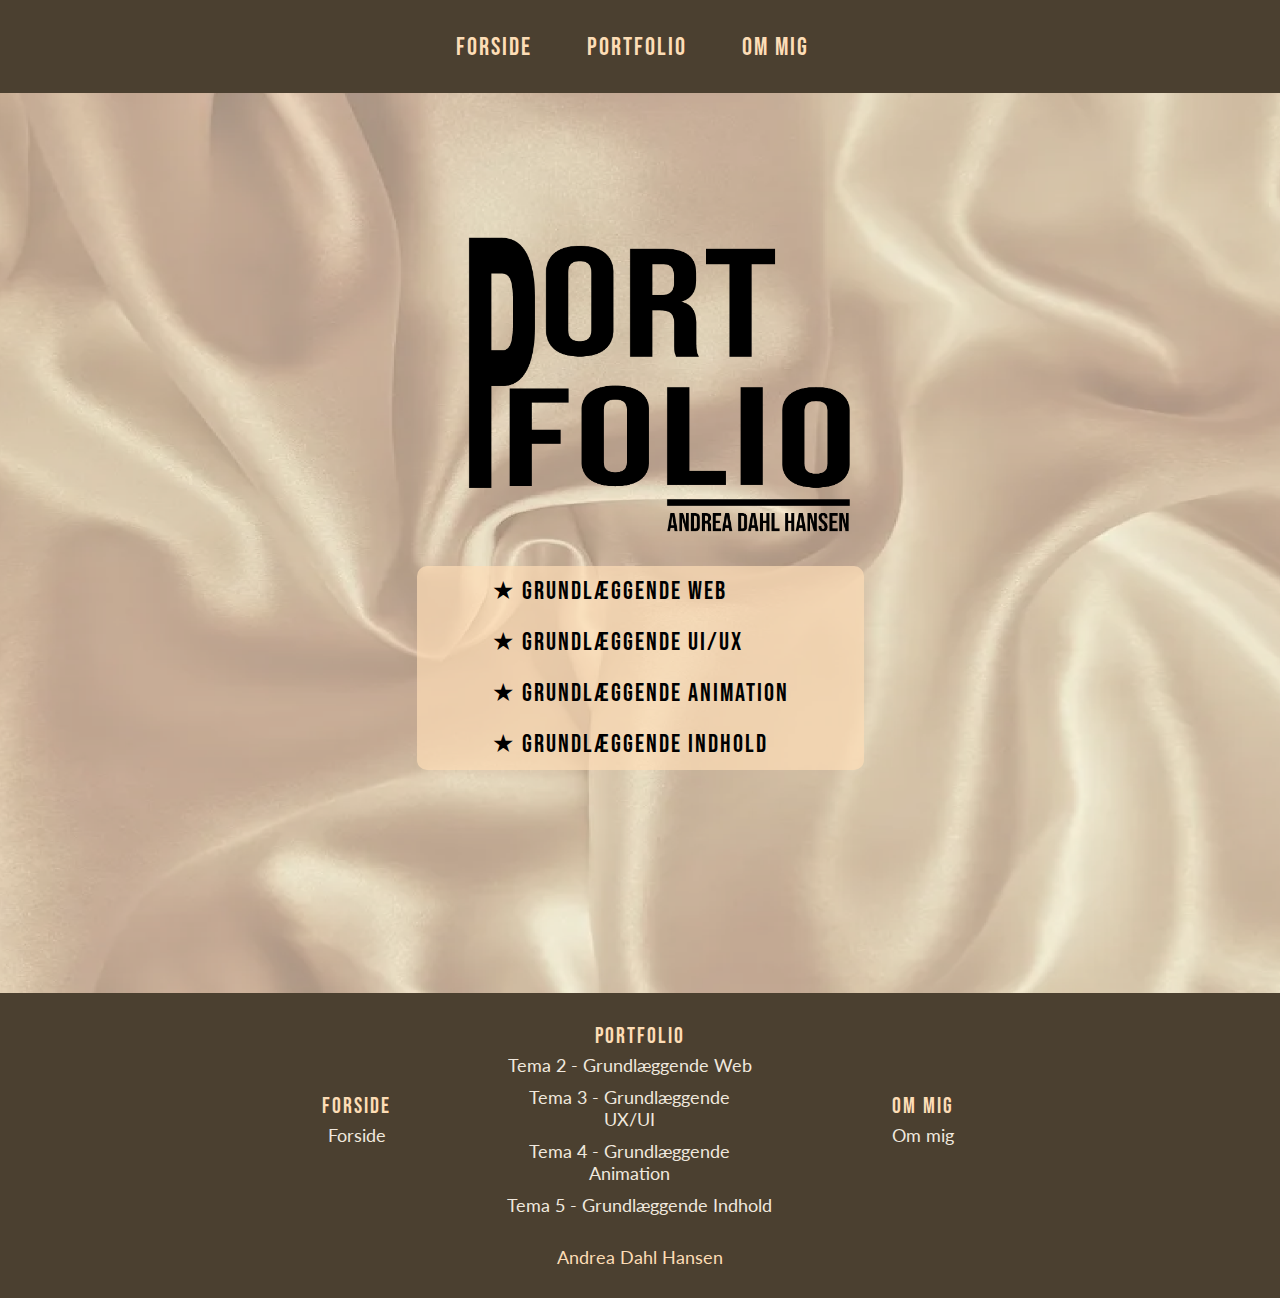
<file: index.html>
<!DOCTYPE html>
<html lang="da">

<head>
    <meta charset="UTF-8">
    <meta name="viewport" content="width=device-width, initial-scale=1.0">
    <link rel="stylesheet" href="layout.css">
    <link rel="stylesheet" href="style.css">
    <link rel="icon" href="favicon/favicon.ico" type="image/x-icon">
    <meta name="robots" content="noindex">
    <title>Forside</title>
</head>

<body>
    <header>
        <nav class="navbar">
            <div class="nav_container">
                <ul class="nav-links">
                    <li class="main_links"><a href="index.html">Forside</a></li>
                    <li class="main_links"><a href="portfolio.html">Portfolio</a></li>
                    <li class="main_links"><a href="cv.html">Om mig</a></li>
                </ul>
                <div class="burger-menu">&#9776;</div>
            </div>
        </nav>
    </header>
    <main>
        <div class="forside-container">
            <div class="tekst-container">
                <a href="grund-web.html" class="tekst-over-billede">&starf; Grundlæggende Web</a>
                <a href="ui-ux.html" class="tekst-over-billede">&starf; Grundlæggende UI/UX</a>
                <a href="animation.html" class="tekst-over-billede">&starf; Grundlæggende Animation</a>
                <a href="grund-indhold.html" class="tekst-over-billede">&starf; Grundlæggende Indhold</a>
            </div>
        </div>


    </main>
    <footer class="footer">
        <div class="footer_container">
            <div class="footer-content">
                <div class="footer-column">
                    <h3 class="footer-text">Forside</h3>
                    <ul class="footer-menu">
                        <li><a href="index.html">Forside</a></li>
                    </ul>
                </div>
                <div class="footer-column">
                    <h3 class="footer-text">Portfolio</h3>
                    <ul class="footer-menu">
                        <li><a href="grund-web.html">Tema 2 - Grundlæggende Web</a></li>
                        <li><a href="ui-ux.html">Tema 3 - Grundlæggende UX/UI</a></li>
                        <li><a href="animation.html">Tema 4 - Grundlæggende Animation</a></li>
                        <li><a href="grund-indhold.html">Tema 5 - Grundlæggende Indhold</a></li>
                    </ul>
                </div>
                <div class="footer-column">
                    <h3 class="footer-text">Om mig</h3>
                    <ul class="footer-menu">
                        <li><a href="cv.html">Om mig</a></li>
                    </ul>
                </div>

            </div>
            <div class="footer-bottom">
                <p> Andrea Dahl Hansen</p>
            </div>
        </div>
    </footer>
    <script src="script.js"></script>
</body>

</html>
</file>
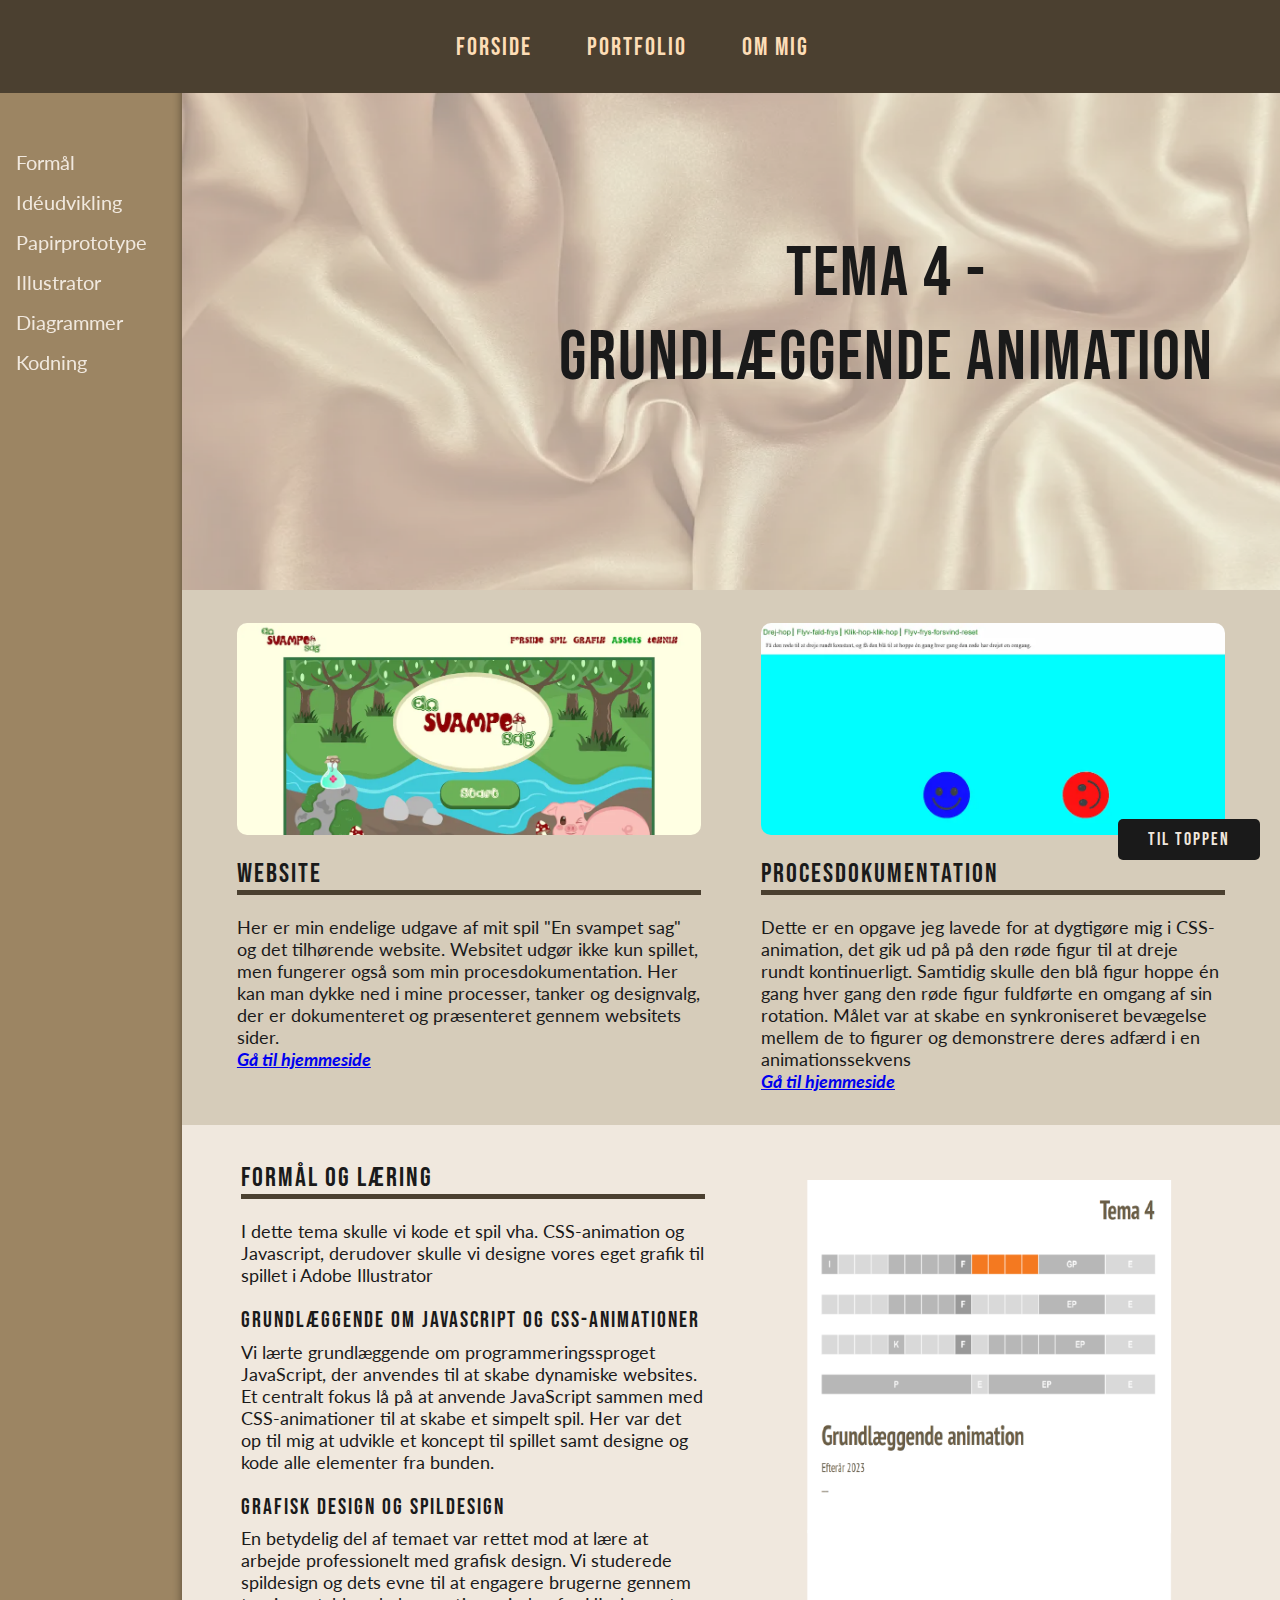
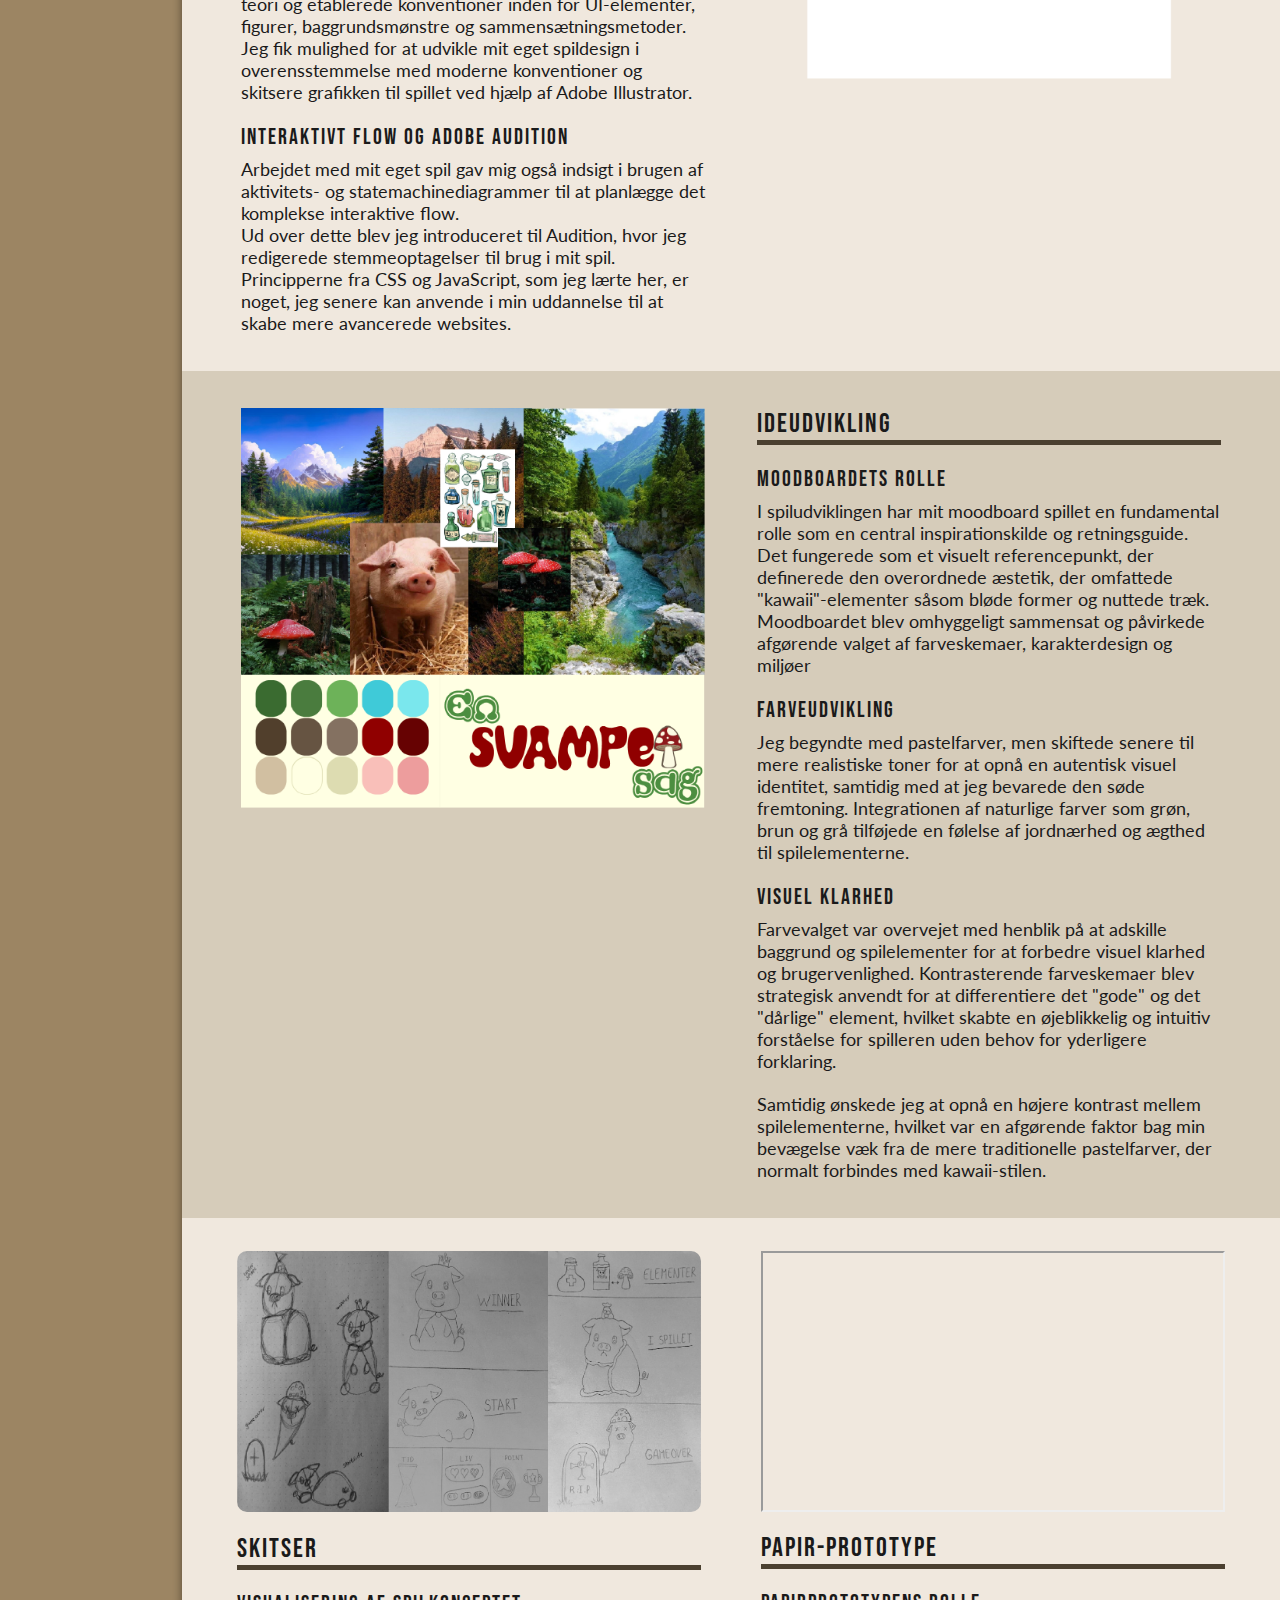
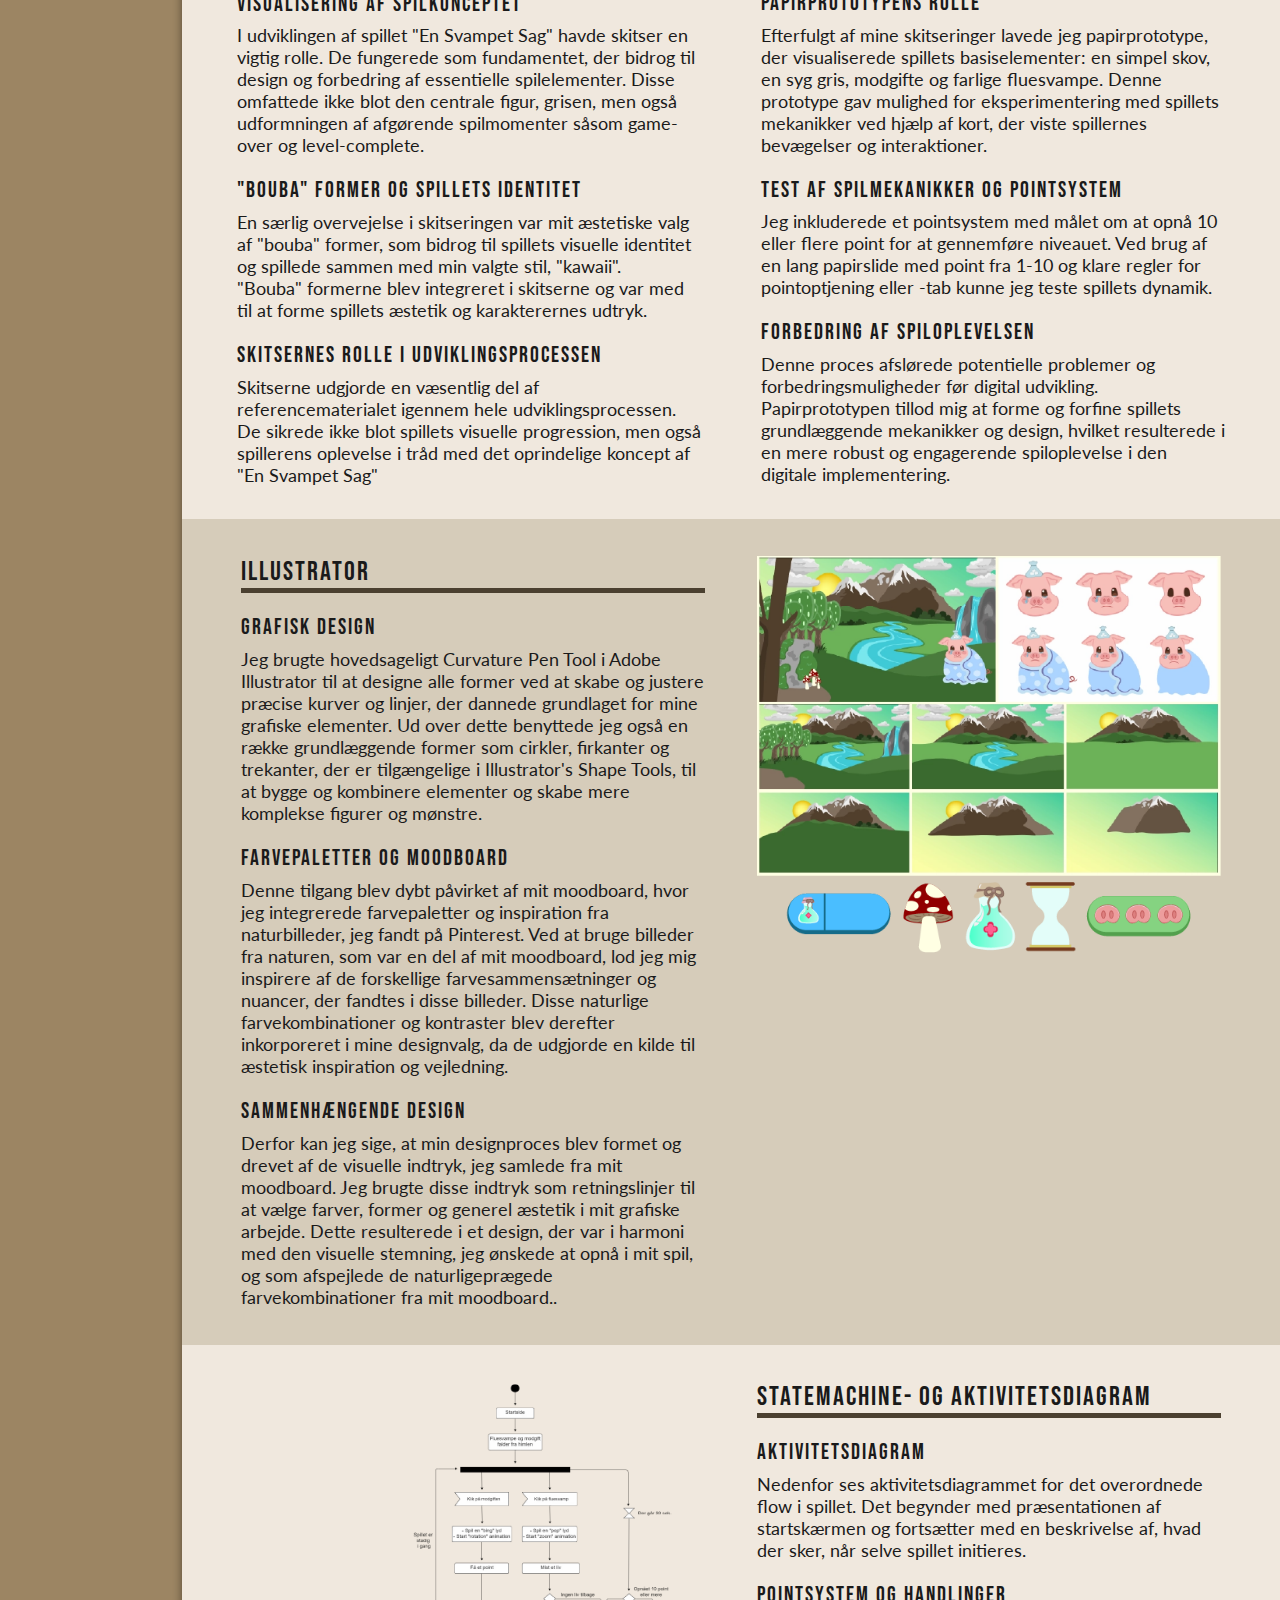
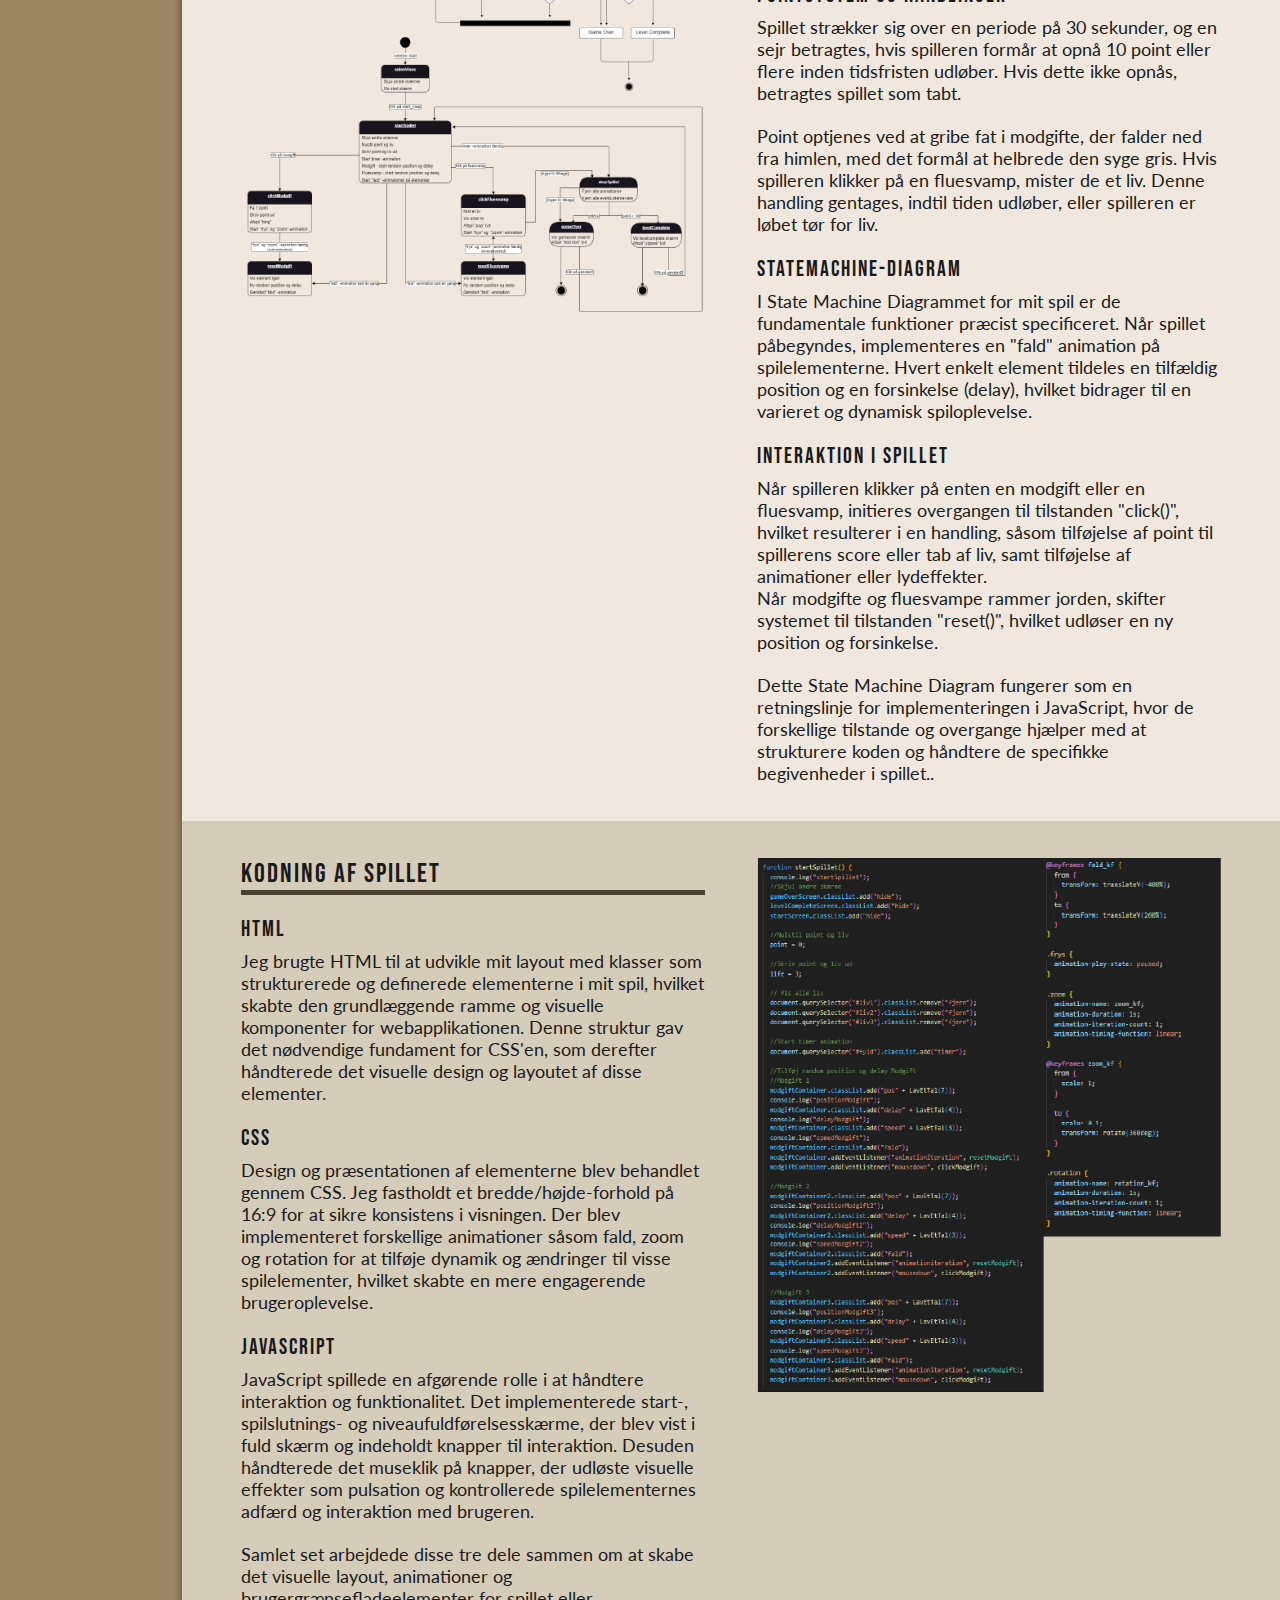
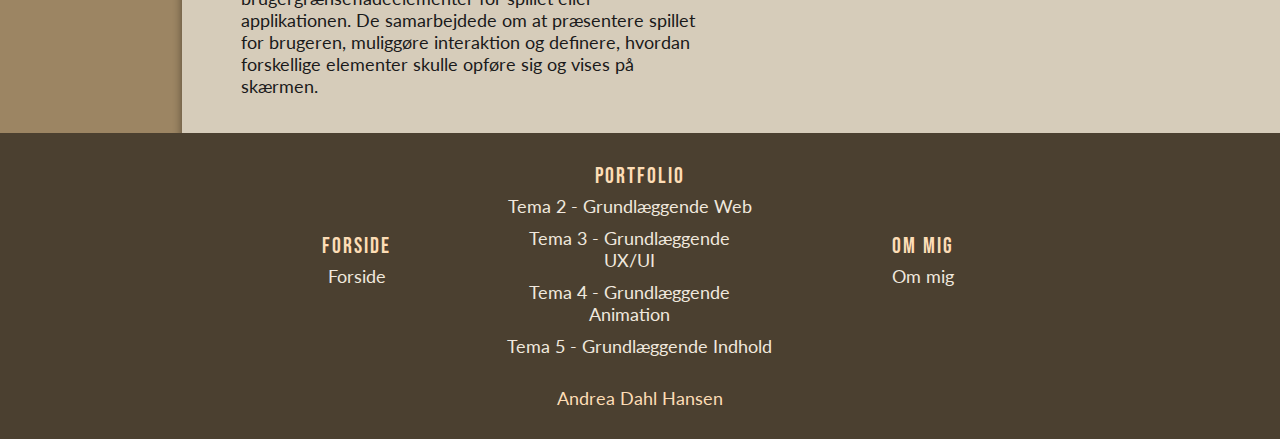
<file: animation.html>
<!DOCTYPE html>
<html lang="da">

<head>
    <meta charset="UTF-8">
    <meta name="viewport" content="width=device-width, initial-scale=1.0">
    <link rel="stylesheet" href="layout.css">
    <link rel="stylesheet" href="style.css">
    <link rel="icon" href="favicon/favicon.ico" type="image/x-icon">
    <meta name="robots" content="noindex">

    <title>Animation</title>
</head>

<body>
    <header>
        <nav class="navbar">
            <div class="nav_container">
                <ul class="nav-links">
                    <li class="main_links"><a href="index.html">Forside</a></li>
                    <li class="main_links"><a href="portfolio.html">Portfolio</a></li>
                    <li class="main_links"><a href="cv.html">Om mig</a></li>
                </ul>
                <div class="burger-menu">&#9776;</div>
            </div>
        </nav>
    </header>
    <main>
        <div class="combined-column">
            <div class="sticky-column">
                <div class="sticky-indhold">
                    <div class="sidenav">
                        <a href="#1">Formål</a>
                        <a href="#2">Idéudvikling </a>
                        <a href="#3">Papirprototype</a>
                        <a href="#4">Illustrator</a>
                        <a href="#5">Diagrammer</a>
                        <a href="#6">Kodning</a>
                    </div>
                </div>
            </div>

            <div class="main-column">
                <div class="grund_web_img">
                    <div class="text_corner">Tema 4 - <br>Grundlæggende Animation</div>
                    <img src="img/top-img.webp" alt="">
                </div>


                <div class="grund_animation_container indhold-top">
                    <div class="col_1-1">
                        <a href="https://andreadahl.dk/kea/04_animation/website/spil.html"><img
                                src="img/animation-website.webp" alt="website"></a>
                        <br>
                        <h2>Website</h2>
                        <br>
                        <p>
                            Her er min endelige udgave af mit spil "En svampet sag" og det tilhørende website. Websitet
                            udgør ikke kun spillet, men fungerer også som min procesdokumentation. Her kan man dykke ned
                            i mine processer, tanker og designvalg, der er dokumenteret og præsenteret gennem websitets
                            sider.
                            <br>
                            <a href="https://andreadahl.dk/kea/04_animation/website/spil.html"><strong><em><u>Gå til
                                            hjemmeside</u></em></strong></a>
                        </p>
                    </div>
                    <div class="col_1-1">
                        <a href="https://andreadahl.dk/kea/04_animation/andrea_effekt_5_6_7_8/drej_hop.html"><img
                                src="img/opg-animation.webp" alt="opgave"></a>
                        <br>
                        <h2>Procesdokumentation</h2>
                        <br>
                        <p>Dette er en opgave jeg lavede for at dygtigøre mig i CSS-animation, det gik ud på på den røde
                            figur til at dreje rundt kontinuerligt.
                            Samtidig skulle den blå figur hoppe én gang hver gang den røde figur fuldførte en omgang af
                            sin
                            rotation. Målet var at skabe en synkroniseret bevægelse mellem de to figurer og demonstrere
                            deres adfærd i en animationssekvens
                            <br>
                            <a href="https://andreadahl.dk/kea/04_animation/andrea_effekt_5_6_7_8/drej_hop.html"><strong><em><u>Gå
                                            til
                                            hjemmeside</u></em></strong></a>
                        </p>
                    </div>
                </div>

                <div class="grid_4-1">
                    <div class="col_4-1">
                        <h2 id="1">
                            Formål og læring
                        </h2>
                        <br>
                        <p>I dette tema skulle vi kode et spil vha. CSS-animation og Javascript, derudover skulle vi
                            designe vores eget grafik til spillet i Adobe Illustrator</p>
                        <br>

                        <h3>Grundlæggende om JavaScript og CSS-animationer</h3>
                        <p>
                            Vi lærte grundlæggende om programmeringssproget JavaScript, der anvendes til
                            at skabe dynamiske websites. Et centralt fokus lå på at anvende JavaScript sammen med
                            CSS-animationer til at skabe et simpelt spil. Her var det op til mig at udvikle et koncept
                            til spillet samt designe og kode alle elementer fra bunden.
                        </p>
                        <br>
                        <h3>Grafisk design og spildesign </h3>
                        <p>En betydelig del af temaet var rettet mod at lære at arbejde professionelt med grafisk
                            design. Vi studerede spildesign og dets evne til at engagere brugerne gennem teori og
                            etablerede konventioner inden for UI-elementer, figurer, baggrundsmønstre og
                            sammensætningsmetoder. Jeg fik mulighed for at udvikle mit eget spildesign i
                            overensstemmelse med moderne konventioner og skitsere grafikken til spillet ved hjælp af
                            Adobe Illustrator. </p>
                        <br>
                        <h3>Interaktivt flow og Adobe Audition</h3>
                        <p> Arbejdet med mit eget spil gav mig også indsigt i brugen af aktivitets- og
                            statemachinediagrammer til at planlægge det komplekse interaktive flow.
                            <br>
                            Ud over dette blev
                            jeg introduceret til Audition, hvor jeg redigerede stemmeoptagelser til brug i mit spil.
                            <br>
                            Principperne fra CSS og JavaScript, som jeg lærte her, er noget, jeg senere kan anvende
                            i min uddannelse til at skabe mere avancerede websites.
                        </p>

                    </div>
                    <div class="col_4-2">
                        <img src="img/top-animation.webp" alt="">
                    </div>
                </div>


                <div class="grid_5-3">
                    <div class="col_4-6">
                        <img class="brigadebillede" src="img/moodboard-animation.webp" alt="Moodboard og styletyle">
                    </div>
                    <div class="col_4-5">
                        <h2 id="2">
                            Ideudvikling
                        </h2>
                        <br>
                        <h3>Moodboardets rolle</h3>
                        <p>

                            I spiludviklingen har mit moodboard spillet en fundamental rolle som en central
                            inspirationskilde og retningsguide. Det fungerede som et visuelt referencepunkt, der
                            definerede den overordnede æstetik, der omfattede "kawaii"-elementer såsom bløde former og
                            nuttede træk. Moodboardet blev omhyggeligt sammensat og påvirkede afgørende valget af
                            farveskemaer, karakterdesign og miljøer</p>
                        <br>
                        <h3>Farveudvikling</h3>
                        <p> Jeg begyndte med pastelfarver, men skiftede senere til mere realistiske toner for at opnå en
                            autentisk visuel identitet, samtidig med at jeg bevarede den søde fremtoning. Integrationen
                            af naturlige farver som grøn, brun og grå tilføjede en følelse af jordnærhed og ægthed til
                            spilelementerne.</p>
                        <br>
                        <h3>Visuel Klarhed</h3>
                        <p>Farvevalget var overvejet med henblik på at adskille baggrund og spilelementer for at
                            forbedre visuel klarhed og brugervenlighed. Kontrasterende farveskemaer blev strategisk
                            anvendt for at differentiere det "gode" og det "dårlige" element, hvilket skabte en
                            øjeblikkelig og intuitiv forståelse for spilleren uden behov for yderligere forklaring.</p>
                        <br>
                        <p> Samtidig ønskede jeg at opnå en højere kontrast mellem spilelementerne, hvilket var en
                            afgørende faktor bag min bevægelse væk fra de mere traditionelle pastelfarver, der normalt
                            forbindes med kawaii-stilen.
                        </p>

                    </div>
                </div>
                <div class="grund_animation_container">
                    <div class="col_1-1">
                        <img id="3" src="img/skitser_1.webp" alt="Genbrugshjemmeside">
                        <br>
                        <h2>Skitser</h2>
                        <br>
                        <h3>Visualisering af spilkonceptet </h3>
                        <p>
                            I udviklingen af spillet "En Svampet Sag" havde skitser en vigtig rolle. De fungerede
                            som fundamentet, der bidrog til design og forbedring af essentielle spilelementer. Disse
                            omfattede ikke blot den centrale figur, grisen, men også udformningen af afgørende
                            spilmomenter såsom game-over og level-complete.
                        </p>
                        <br>
                        <h3>"Bouba" former og spillets identitet</h3>
                        <p>
                            En særlig overvejelse i skitseringen var mit æstetiske valg af "bouba" former, som bidrog
                            til spillets visuelle identitet og spillede sammen med min valgte stil,
                            "kawaii".
                            <br>
                            "Bouba" formerne blev integreret i skitserne og var med til at
                            forme spillets æstetik og karakterernes udtryk.
                        </p>
                        <br>
                        <h3>Skitsernes rolle i udviklingsprocessen</h3>
                        <p>
                            Skitserne udgjorde en væsentlig del af referencematerialet igennem hele udviklingsprocessen.
                            De sikrede ikke blot spillets visuelle progression, men også spillerens oplevelse i tråd med
                            det oprindelige koncept af "En Svampet Sag"
                        </p>
                    </div>

                    <div class="col_1-1">
                        <iframe class="youtube-video" width="650" height="315"
                            src="https://www.youtube.com/embed/1dZ7zGUJLrk?si=UPMwr9CDJLKOmR76"
                            title="YouTube video player"
                            allow="accelerometer; autoplay; clipboard-write; encrypted-media; gyroscope; picture-in-picture; web-share"
                            allowfullscreen></iframe>
                        <br>
                        <h2>Papir-prototype</h2>
                        <br>
                        <h3>Papirprototypens rolle </h3>
                        <p>
                            Efterfulgt af mine skitseringer lavede jeg papirprototype, der visualiserede
                            spillets basiselementer: en simpel skov, en syg gris,
                            modgifte og farlige fluesvampe. Denne prototype gav mulighed for eksperimentering med
                            spillets mekanikker ved hjælp af kort, der viste spillernes bevægelser og interaktioner.
                        </p>
                        <br>
                        <h3>Test af spilmekanikker og pointsystem</h3>
                        <p>
                            Jeg inkluderede et pointsystem med målet om at opnå 10 eller flere point for at gennemføre
                            niveauet. Ved brug af en lang papirslide med point fra 1-10 og klare regler for
                            pointoptjening eller -tab kunne jeg teste spillets dynamik.

                        </p>
                        <br>
                        <h3>Forbedring af spiloplevelsen</h3>
                        <p>

                            Denne proces afslørede potentielle problemer og forbedringsmuligheder før digital udvikling.
                            Papirprototypen tillod mig at forme og forfine spillets grundlæggende mekanikker og design,
                            hvilket resulterede i en mere robust og engagerende spiloplevelse i den digitale
                            implementering.
                        </p>
                    </div>

                </div>

                <div class="grid_4-4">
                    <div class="col_4-8">
                        <h2 id="4">
                            Illustrator
                        </h2>
                        <br>
                        <h3>Grafisk design </h3>
                        <p>Jeg brugte hovedsageligt Curvature Pen Tool i Adobe Illustrator til at designe alle former
                            ved at skabe og justere præcise kurver og linjer, der dannede grundlaget for mine grafiske
                            elementer. Ud over dette benyttede jeg også en række grundlæggende former som cirkler,
                            firkanter og trekanter, der er tilgængelige i Illustrator's Shape Tools, til at bygge og
                            kombinere elementer og skabe mere komplekse figurer og mønstre. </p>
                        <br>
                        <h3>Farvepaletter og moodboard</h3>
                        <p>Denne tilgang blev dybt påvirket af mit moodboard, hvor jeg integrerede farvepaletter og
                            inspiration fra naturbilleder, jeg fandt på Pinterest.

                            Ved at bruge billeder fra naturen, som var en del af mit moodboard, lod jeg mig inspirere af
                            de forskellige farvesammensætninger og nuancer, der fandtes i disse billeder. Disse
                            naturlige farvekombinationer og kontraster blev derefter inkorporeret i mine designvalg, da
                            de udgjorde en kilde til æstetisk inspiration og vejledning. </p>
                        <br>
                        <h3>Sammenhængende design</h3>
                        <p>Derfor kan jeg sige, at min designproces blev formet og drevet af de visuelle indtryk, jeg
                            samlede fra mit moodboard. Jeg brugte disse indtryk som retningslinjer til at vælge farver,
                            former og generel æstetik i mit grafiske arbejde. Dette resulterede i et design, der var i
                            harmoni med den visuelle stemning, jeg ønskede at opnå i mit spil, og som afspejlede de
                            naturligeprægede farvekombinationer fra mit moodboard..
                        </p>

                    </div>
                    <div class="col_4-7">
                        <img class="brigadebillede" src="img/animation-screenshot.webp" alt="Nicaraguask kvinde">
                    </div>
                </div>
                <div class="grid_4-5">
                    <div class="col_4-10"> <img class="brigadebillede" src="img/state-animation.webp"
                            alt="Moodboard og styletyle">
                    </div>
                    <div class="col_4-9">
                        <h2 id="5">
                            Statemachine- og aktivitetsdiagram
                        </h2>
                        <br>
                        <h3>Aktivitetsdiagram</h3>
                        <p>
                            Nedenfor ses aktivitetsdiagrammet for det overordnede flow i spillet. Det begynder med
                            præsentationen af startskærmen og fortsætter med en beskrivelse af, hvad der sker, når selve
                            spillet initieres. </p>
                        <br>
                        <h3>Pointsystem og Handlinger</h3>
                        <p>Spillet strækker sig over en periode på 30 sekunder, og en sejr betragtes, hvis spilleren
                            formår at opnå 10 point eller flere inden tidsfristen udløber. Hvis dette ikke opnås,
                            betragtes spillet som tabt. </p>
                        <br>
                        <p>Point optjenes ved at gribe fat i modgifte, der falder ned fra himlen, med det formål at
                            helbrede den syge gris. Hvis spilleren klikker på en fluesvamp, mister de et liv. Denne
                            handling gentages, indtil
                            tiden udløber, eller spilleren er løbet tør for liv.
                        </p>
                        <br>
                        <h3>Statemachine-diagram</h3>
                        <p>
                            I State Machine Diagrammet for mit spil er de fundamentale funktioner præcist specificeret.
                            Når spillet påbegyndes, implementeres en "fald" animation på spilelementerne. Hvert enkelt
                            element tildeles en tilfældig position og en forsinkelse (delay), hvilket bidrager til en
                            varieret og dynamisk spiloplevelse.</p>
                        <br>
                        <h3> Interaktion i spillet</h3>
                        <p>Når spilleren klikker på enten en modgift eller en fluesvamp, initieres overgangen til
                            tilstanden "click()", hvilket resulterer i en handling, såsom tilføjelse af point til
                            spillerens score eller tab af liv, samt tilføjelse af animationer eller lydeffekter.
                            <br>
                            Når modgifte og fluesvampe rammer jorden, skifter systemet til tilstanden "reset()", hvilket
                            udløser en ny position og forsinkelse.
                        </p>
                        <br>
                        <p> Dette State Machine Diagram fungerer som en retningslinje for implementeringen i JavaScript,
                            hvor de forskellige tilstande og overgange hjælper med at strukturere koden og håndtere de
                            specifikke begivenheder i spillet..</p>

                    </div>
                </div>
                <div class="grid_4-6">
                    <div class="col_4-10">
                        <h2 id="6">
                            Kodning af spillet
                        </h2>
                        <br>
                        <h3>HTML</h3>
                        <p> Jeg brugte HTML til at udvikle mit layout med klasser som strukturerede og definerede
                            elementerne i mit spil, hvilket
                            skabte den grundlæggende ramme og visuelle komponenter for webapplikationen.

                            Denne struktur gav det nødvendige fundament for CSS'en, som derefter håndterede det visuelle
                            design og layoutet af disse elementer.
                        </p>
                        <br>
                        <h3>CSS</h3>
                        <p>Design og præsentationen af elementerne blev behandlet gennem CSS. Jeg fastholdt et
                            bredde/højde-forhold på 16:9 for at sikre konsistens i visningen. Der blev implementeret
                            forskellige animationer såsom fald, zoom og rotation for at tilføje dynamik og ændringer til
                            visse spilelementer, hvilket skabte en mere engagerende brugeroplevelse.
                        </p>
                        <br>
                        <h3>Javascript</h3>
                        <p>JavaScript spillede en afgørende rolle i at håndtere interaktion og funktionalitet. Det
                            implementerede start-, spilslutnings- og niveaufuldførelsesskærme, der blev vist i fuld
                            skærm og indeholdt knapper til interaktion. Desuden håndterede det museklik på knapper, der
                            udløste visuelle effekter som pulsation og kontrollerede spilelementernes adfærd og
                            interaktion med brugeren.</p>
                        <br>

                        <p> Samlet set arbejdede disse tre dele sammen om at skabe det visuelle layout, animationer og
                            brugergrænsefladeelementer for spillet eller applikationen. De samarbejdede om at præsentere
                            spillet for brugeren, muliggøre interaktion og definere, hvordan forskellige elementer
                            skulle opføre sig og vises på skærmen.
                        </p>
                    </div>
                    <div class="col_4-11">
                        <img src="img/kode-animation.webp" alt="">
                    </div>
                </div>



                <button onclick="topFunction()" id="myBtn" title="Til toppen">Til toppen</button>
            </div>
        </div>
    </main>
    <footer class="footer">
        <div class="footer_container">
            <div class="footer-content">
                <div class="footer-column">
                    <h3 class="footer-text">Forside</h3>
                    <ul class="footer-menu">
                        <li><a href="index.html">Forside</a></li>
                    </ul>
                </div>
                <div class="footer-column">
                    <h3 class="footer-text">Portfolio</h3>
                    <ul class="footer-menu">
                        <li><a href="grund-web.html">Tema 2 - Grundlæggende Web</a></li>
                        <li><a href="ui-ux.html">Tema 3 - Grundlæggende UX/UI</a></li>
                        <li><a href="animation.html">Tema 4 - Grundlæggende Animation</a></li>
                        <li><a href="grund-indhold.html">Tema 5 - Grundlæggende Indhold</a></li>
                    </ul>
                </div>
                <div class="footer-column">
                    <h3 class="footer-text">Om mig</h3>
                    <ul class="footer-menu">
                        <li><a href="cv.html">Om mig</a></li>
                    </ul>
                </div>

            </div>
            <div class="footer-bottom">
                <p> Andrea Dahl Hansen</p>
            </div>
        </div>
    </footer>
    <script src="script.js"></script>

</body>

</html>
</file>
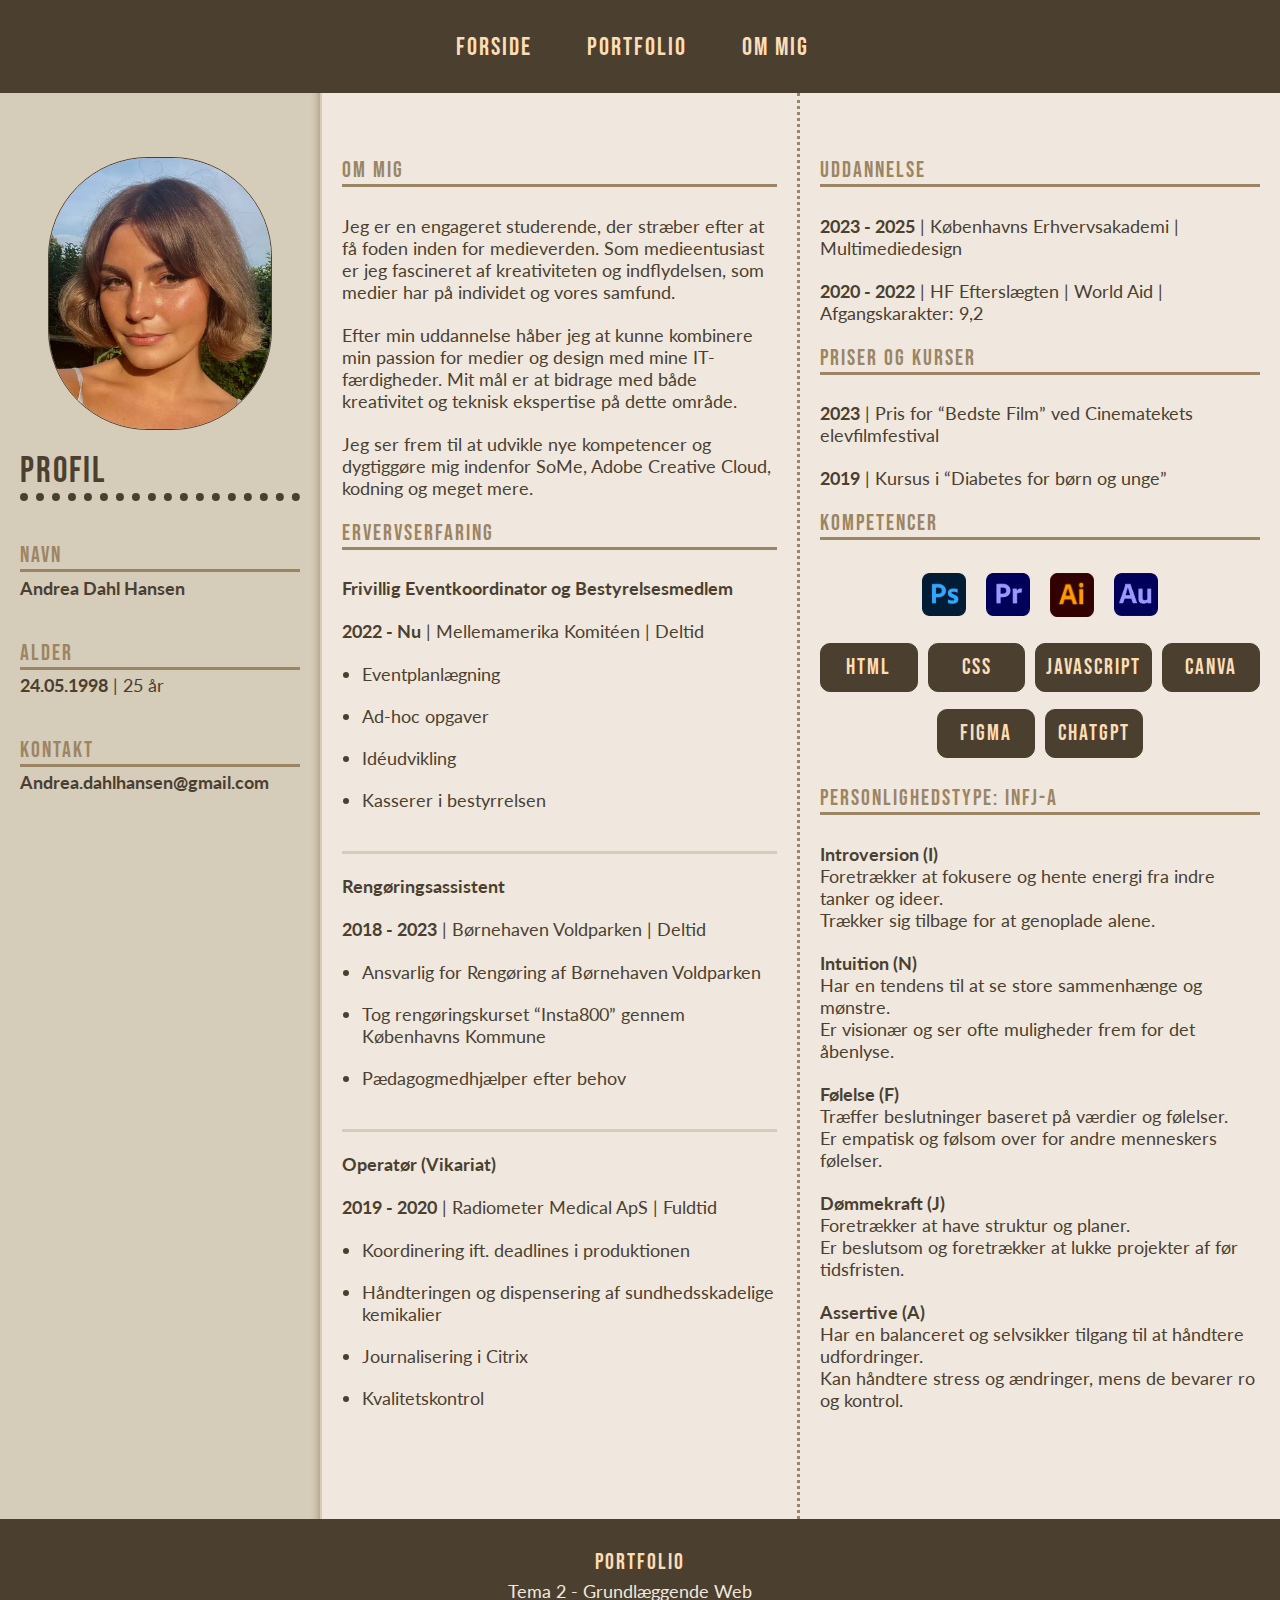
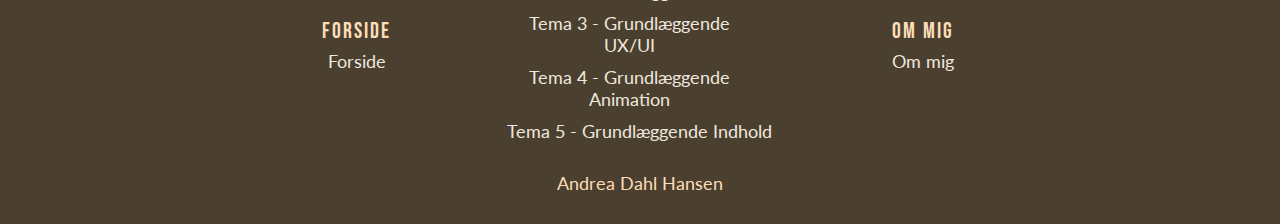
<file: cv.html>
<!DOCTYPE html>
<html lang="da">

<head>
    <meta charset="UTF-8">
    <meta name="viewport" content="width=device-width, initial-scale=1.0">
    <link rel="stylesheet" href="layout.css">
    <link rel="stylesheet" href="style.css">
    <link rel="icon" href="favicon/favicon.ico" type="image/x-icon">
    <meta name="robots" content="noindex">
    <title>Om mig</title>
</head>

<body>
    <header>
        <nav class="navbar">
            <div class="nav_container">
                <ul class="nav-links">
                    <li class="main_links"><a href="index.html">Forside</a></li>
                    <li class="main_links"><a href="portfolio.html">Portfolio</a></li>
                    <li class="main_links"><a href="cv.html">Om mig</a></li>
                </ul>
                <div class="burger-menu">&#9776;</div>
            </div>
        </nav>
    </header>
    <main>
        <div class="cv-container">
            <div class="left-column">
                <div class="image-container">
                    <img src="img/profil.webp" alt="">
                </div>
                <h1>Profil</h1>
                <br>
                <h3>Navn</h3>
                <p><b>Andrea Dahl Hansen</b></p>
                <br>
                <h3>Alder</h3>
                <p><b>24.05.1998</b> | 25 år</p>
                <br>
                <h3>Kontakt</h3>
                <p><b>Andrea.dahlhansen@gmail.com</b></p>
            </div>

            <div class="middle-column">
                <h3>Om mig</h3>
                <br>
                <p>Jeg er en engageret studerende, der stræber efter at få foden inden for medieverden. Som
                    medieentusiast er jeg
                    fascineret af kreativiteten og indflydelsen, som medier har på individet og vores samfund. </p>
                <br>
                <p>
                    Efter min uddannelse håber jeg at kunne kombinere min passion for medier og design med mine
                    IT-færdigheder.
                    Mit
                    mål er at bidrage med både kreativitet og teknisk ekspertise på dette område.</p>
                <br>
                <p>Jeg ser frem
                    til at udvikle nye kompetencer og dygtiggøre mig indenfor SoMe, Adobe Creative Cloud, kodning og
                    meget mere.
                </p>
                <br>

                <h3>Ervervserfaring</h3>
                <br>
                <p><b>Frivillig Eventkoordinator og Bestyrelsesmedlem</b></p>
                <br>
                <p><b>2022 - Nu</b> | Mellemamerika Komitéen | Deltid
                </p>
                <br>
                <ul class="erhverv">
                    <li>Eventplanlægning</li>

                    <li>Ad-hoc opgaver</li>

                    <li>Idéudvikling</li>

                    <li>Kasserer i bestyrrelsen</li>
                </ul>

                <br>
                <p><b>Rengøringsassistent</b></p>
                <br>
                <p><b>2018 - 2023</b> | Børnehaven Voldparken | Deltid
                </p>
                <br>
                <ul class="erhverv">
                    <li>Ansvarlig for Rengøring af Børnehaven Voldparken</li>

                    <li>Tog rengøringskurset “Insta800” gennem Københavns
                        Kommune</li>

                    <li>Pædagogmedhjælper efter behov</li>
                </ul>
                <br>

                <p><b>Operatør (Vikariat)
                    </b></p>
                <br>
                <p><b>2019 - 2020</b> | Radiometer Medical ApS | Fuldtid
                </p>
                <br>
                <ul class="erhverv-bottom">
                    <li>Koordinering ift. deadlines i
                        produktionen</li>

                    <li>Håndteringen og dispensering af sundhedsskadelige kemikalier
                    </li>

                    <li>Journalisering i Citrix
                    </li>

                    <li>Kvalitetskontrol

                    </li>
                </ul>


            </div>

            <div class="right-column">
                <h3>Uddannelse</h3>
                <br>
                <p> <b>2023 - 2025</b> | Københavns Erhvervsakademi | Multimediedesign</p>
                <br>
                <p> <b>2020 - 2022</b> | HF Efterslægten | World Aid | Afgangskarakter: 9,2
                </p>
                <br>

                <h3>Priser og Kurser</h3>
                <br>
                <p><b>2023</b> | Pris for “Bedste Film” ved Cinematekets elevfilmfestival</p>
                <br>
                <p><b>2019</b> | Kursus i “Diabetes for børn og unge” </p>
                <br>
                <h3>Kompetencer</h3>
                <br>
                <div class="gallery">
                    <div class="logo"><img src="img/photoshop-logo.webp" alt="Logo 1"></div>
                    <div class="logo"><img src="img/premiere-logo.webp" alt="Logo 2"></div>
                    <div class="logo"><img src="img/ai-logo.webp" alt="Logo 3"></div>
                    <div class="logo"><img src="img/audition-logo.webp" alt="Logo 4"></div>
                </div>
                <br>
                <div class="kompetencer">
                    <h3>HTML</h3>
                    <h3>CSS</h3>
                    <h3>JavaScript</h3>
                    <h3>Canva</h3>
                    <h3>Figma</h3>
                    <h3>ChatGPT</h3>
                </div>
                <br>
                <h3>Personlighedstype: INFJ-A</h3>
                <br>
                <p> <b>Introversion (I)</b>
                    <br>
                    Foretrækker at fokusere og hente energi fra indre tanker og ideer.
                    <br>
                    Trækker sig tilbage for at genoplade alene.
                </p>
                <br>
                <p> <b>Intuition (N)</b>
                    <br>
                    Har en tendens til at se store sammenhænge og mønstre.
                    <br>
                    Er visionær og ser ofte muligheder frem for det åbenlyse.
                </p>
                <br>
                <p> <b>Følelse (F)</b>
                    <br>
                    Træffer beslutninger baseret på værdier og følelser.
                    <br>
                    Er empatisk og følsom over for andre menneskers følelser.
                </p>
                <br>
                <p> <b>Dømmekraft (J)</b>
                    <br>
                    Foretrækker at have struktur og planer.
                    <br>
                    Er beslutsom og foretrækker at lukke projekter af før tidsfristen.
                </p>
                <br>
                <p> <b>Assertive (A)</b>
                    <br>
                    Har en balanceret og selvsikker tilgang til at håndtere udfordringer.
                    <br>
                    Kan håndtere stress og ændringer, mens de bevarer ro og kontrol.
                </p>

            </div>
        </div>

    </main>
    <footer class="footer">
        <div class="footer_container">
            <div class="footer-content">
                <div class="footer-column">
                    <h3 class="footer-text">Forside</h3>
                    <ul class="footer-menu">
                        <li><a href="index.html">Forside</a></li>
                    </ul>
                </div>
                <div class="footer-column">
                    <h3 class="footer-text">Portfolio</h3>
                    <ul class="footer-menu">
                        <li><a href="grund-web.html">Tema 2 - Grundlæggende Web</a></li>
                        <li><a href="ui-ux.html">Tema 3 - Grundlæggende UX/UI</a></li>
                        <li><a href="animation.html">Tema 4 - Grundlæggende Animation</a></li>
                        <li><a href="grund-indhold.html">Tema 5 - Grundlæggende Indhold</a></li>
                    </ul>
                </div>
                <div class="footer-column">
                    <h3 class="footer-text">Om mig</h3>
                    <ul class="footer-menu">
                        <li><a href="cv.html">Om mig</a></li>
                    </ul>
                </div>

            </div>
            <div class="footer-bottom">
                <p> Andrea Dahl Hansen</p>
            </div>
        </div>
    </footer>
    <script src="script.js"></script>
</body>

</html>
</file>
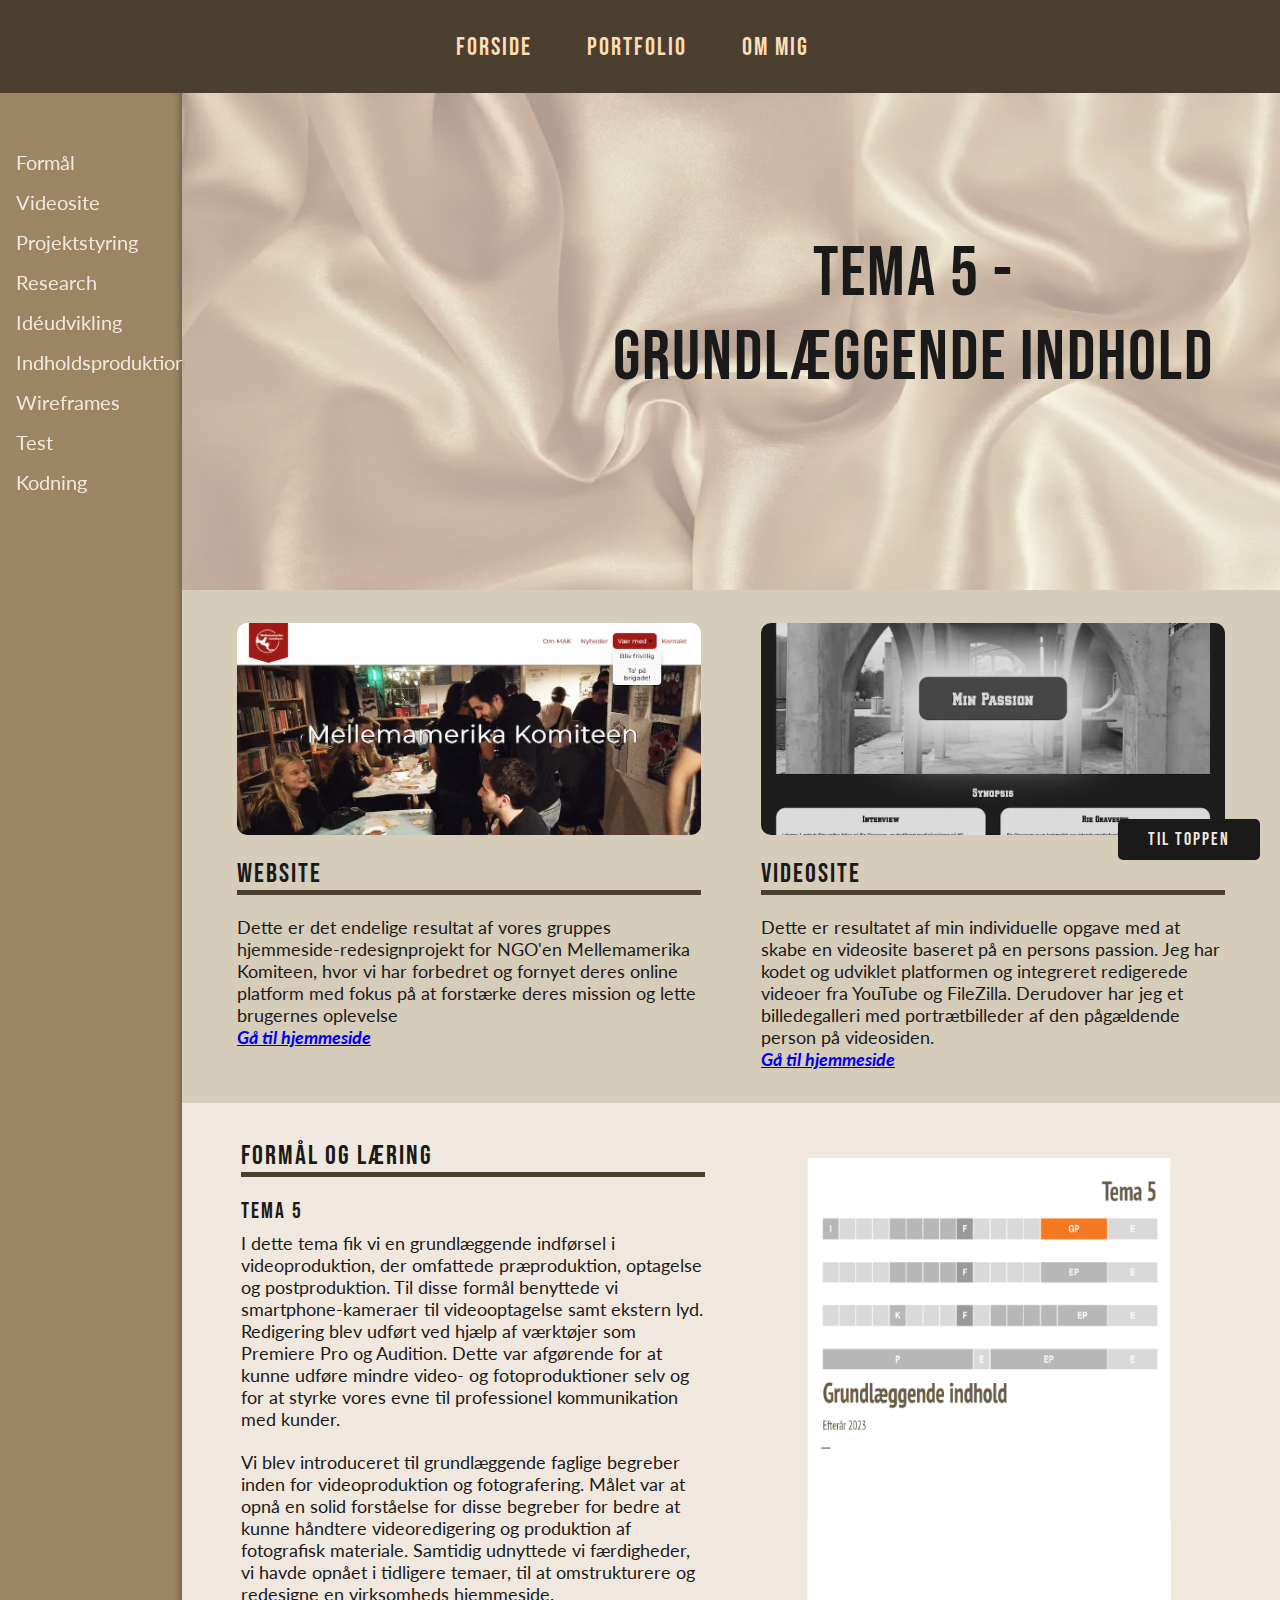
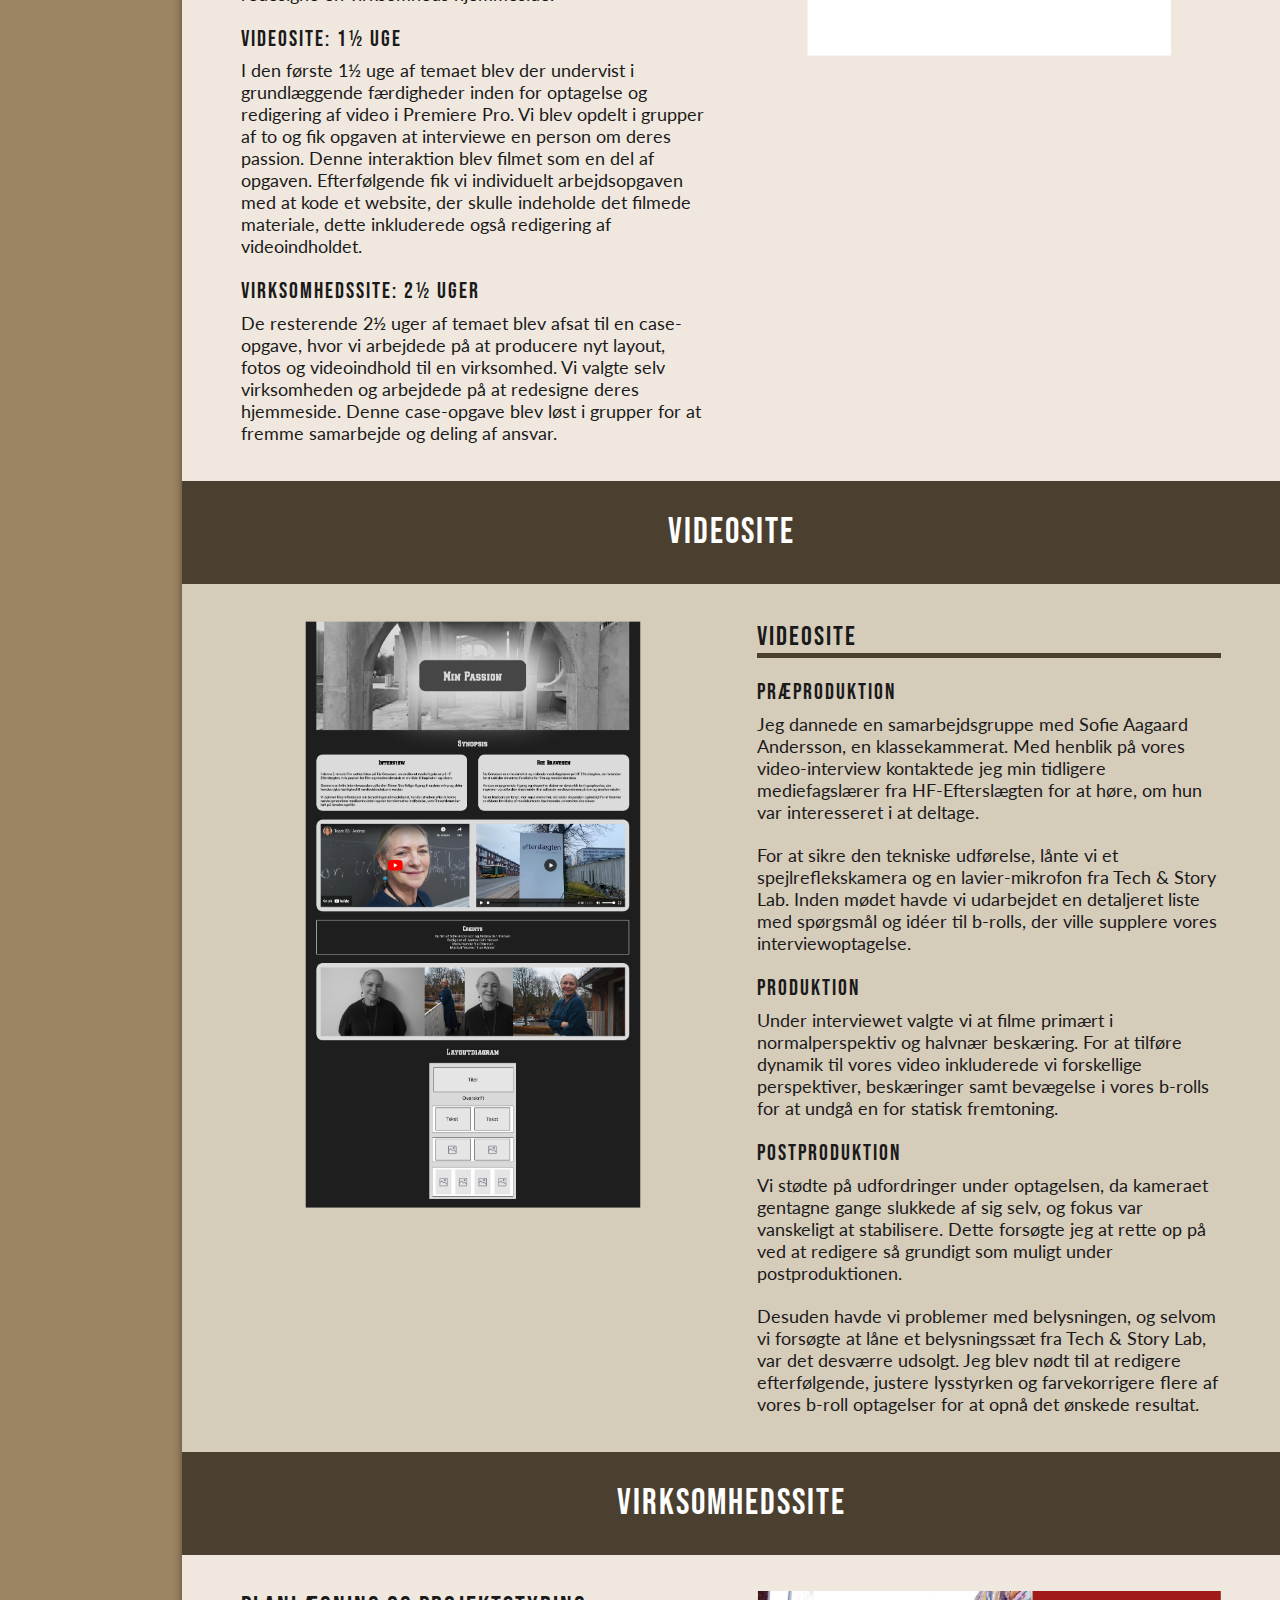
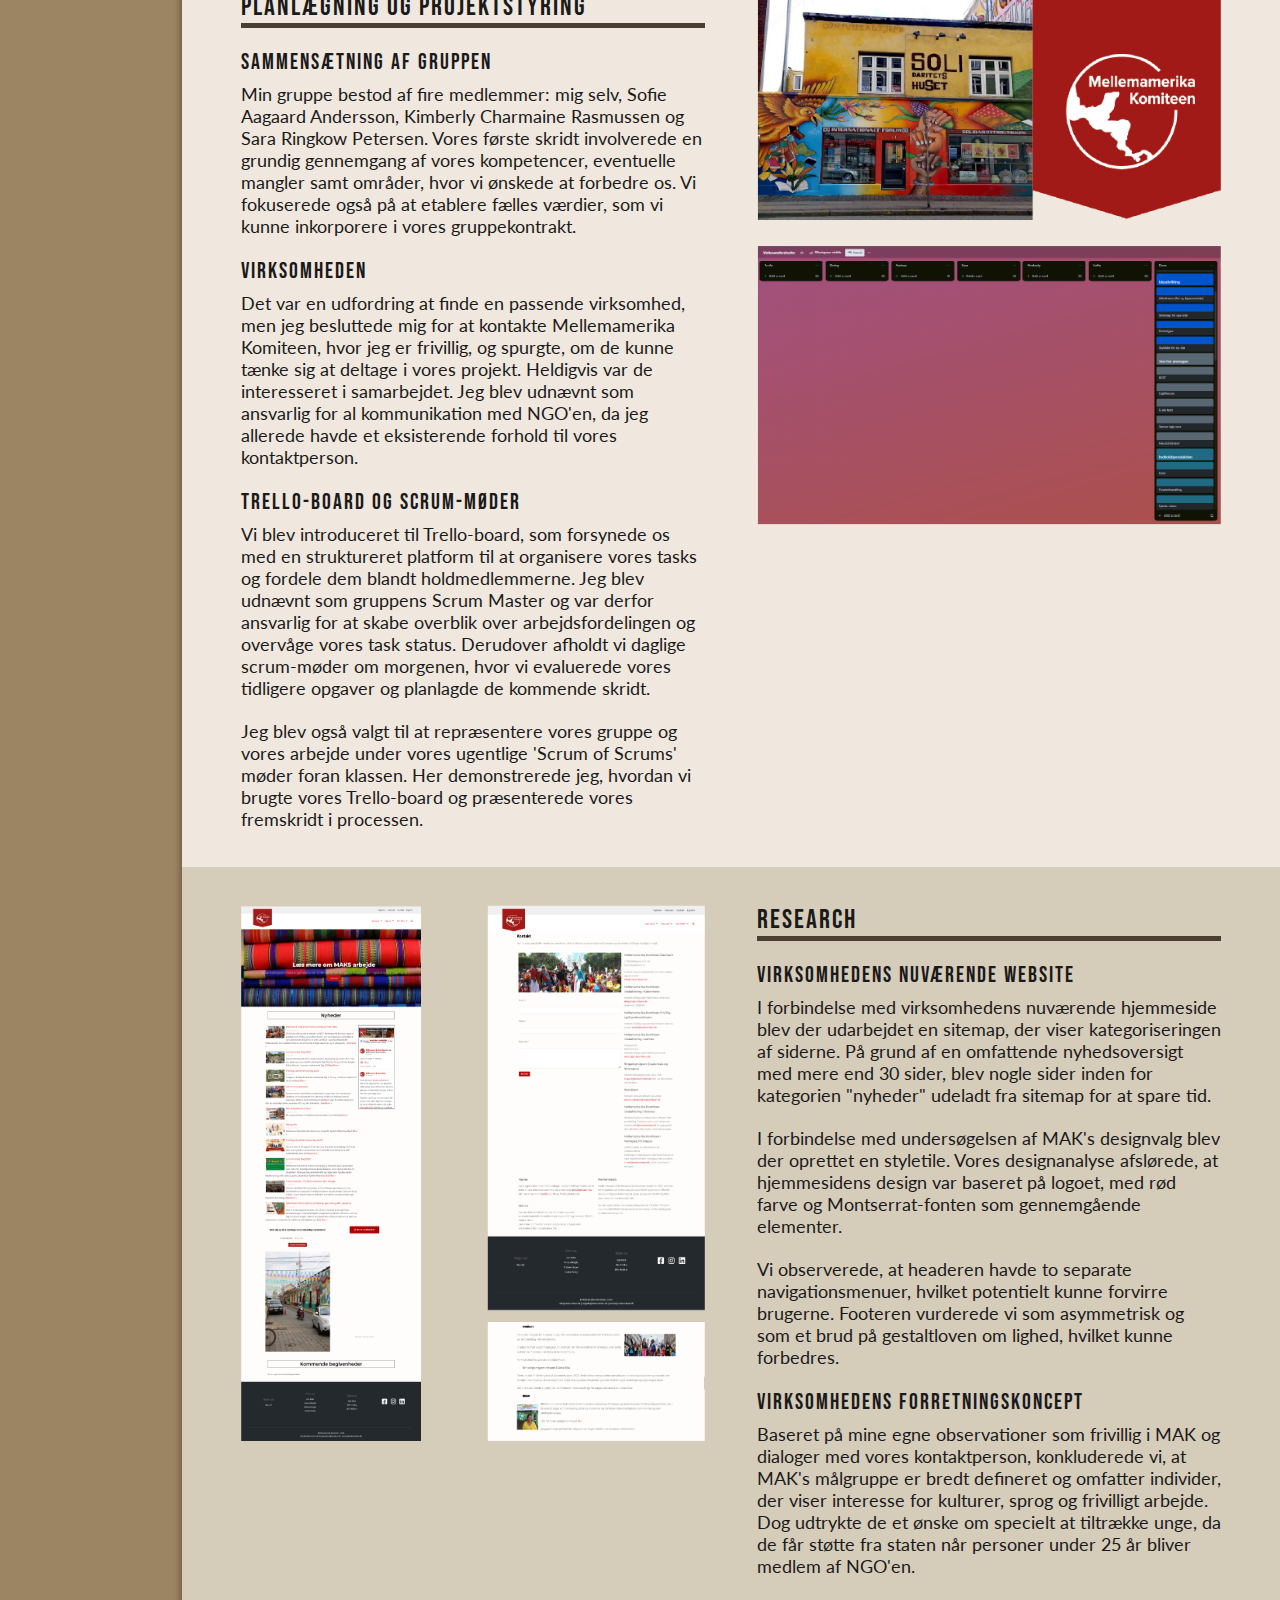
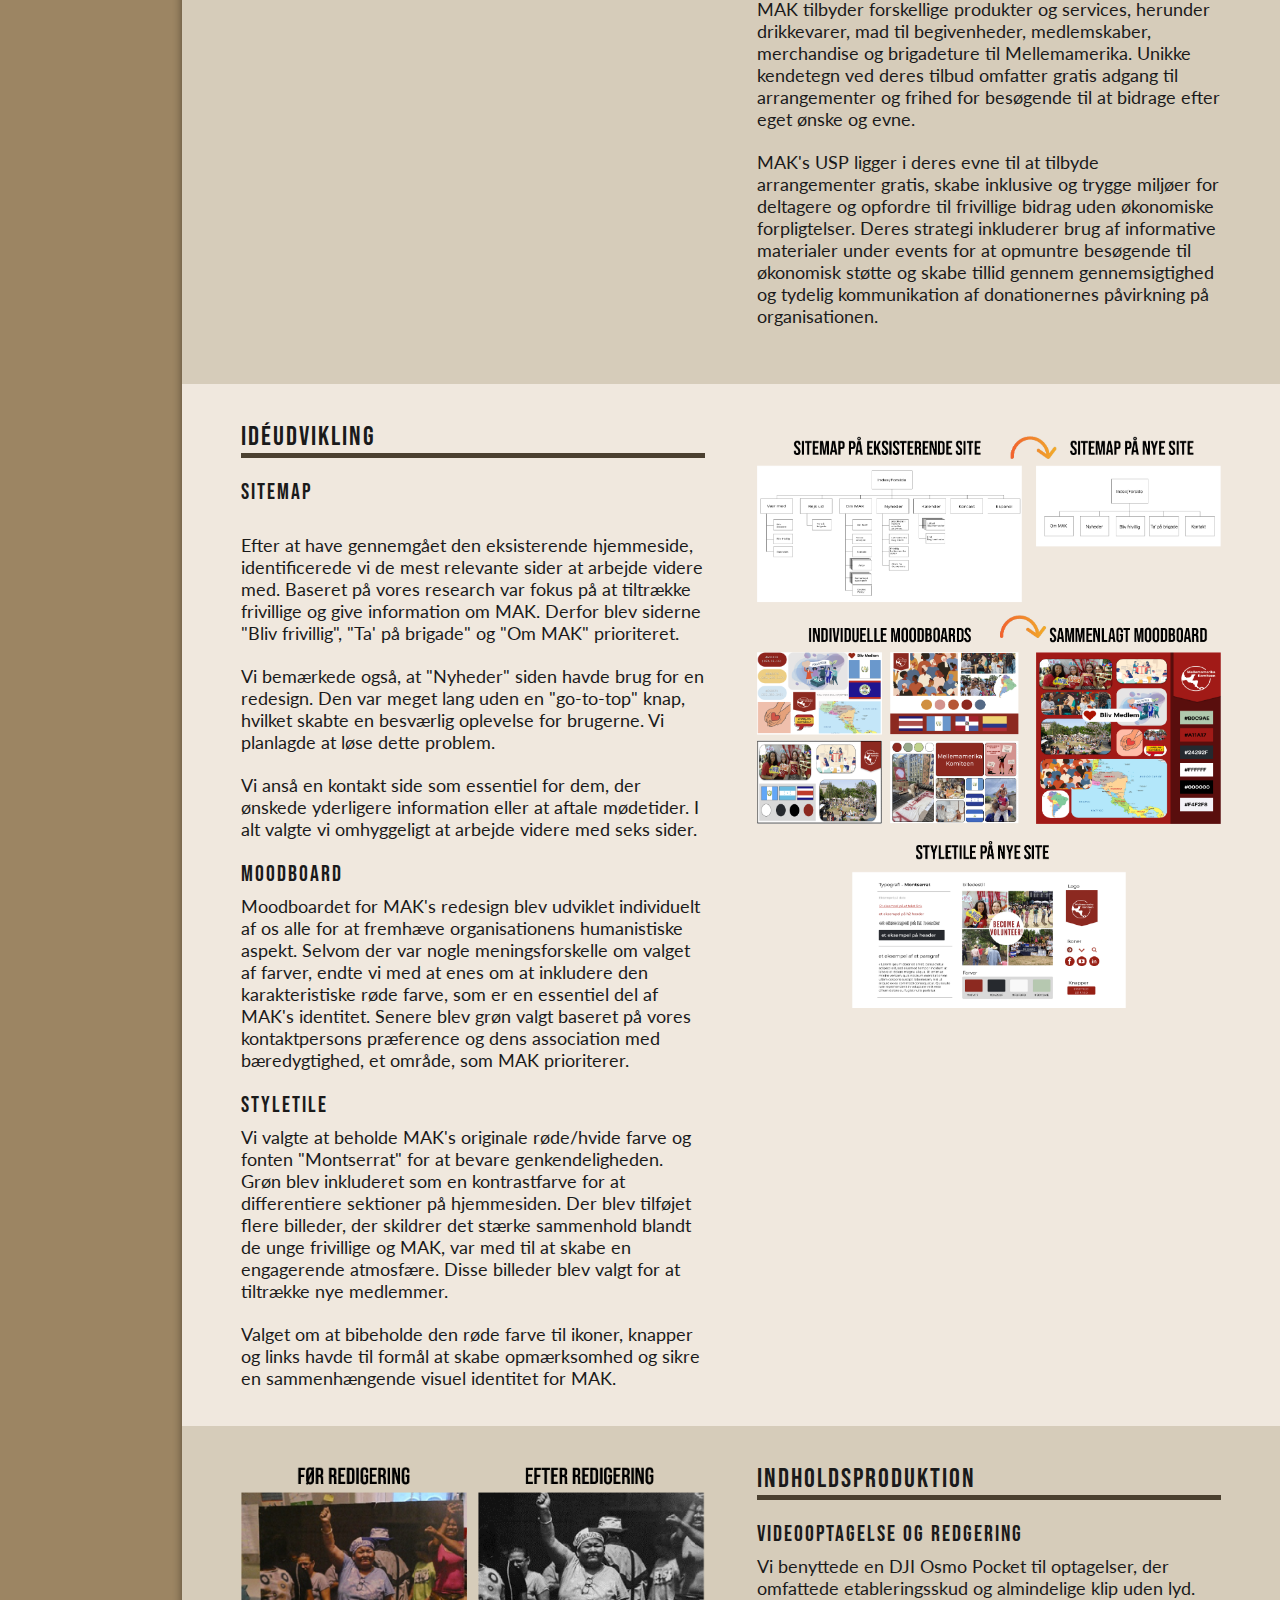
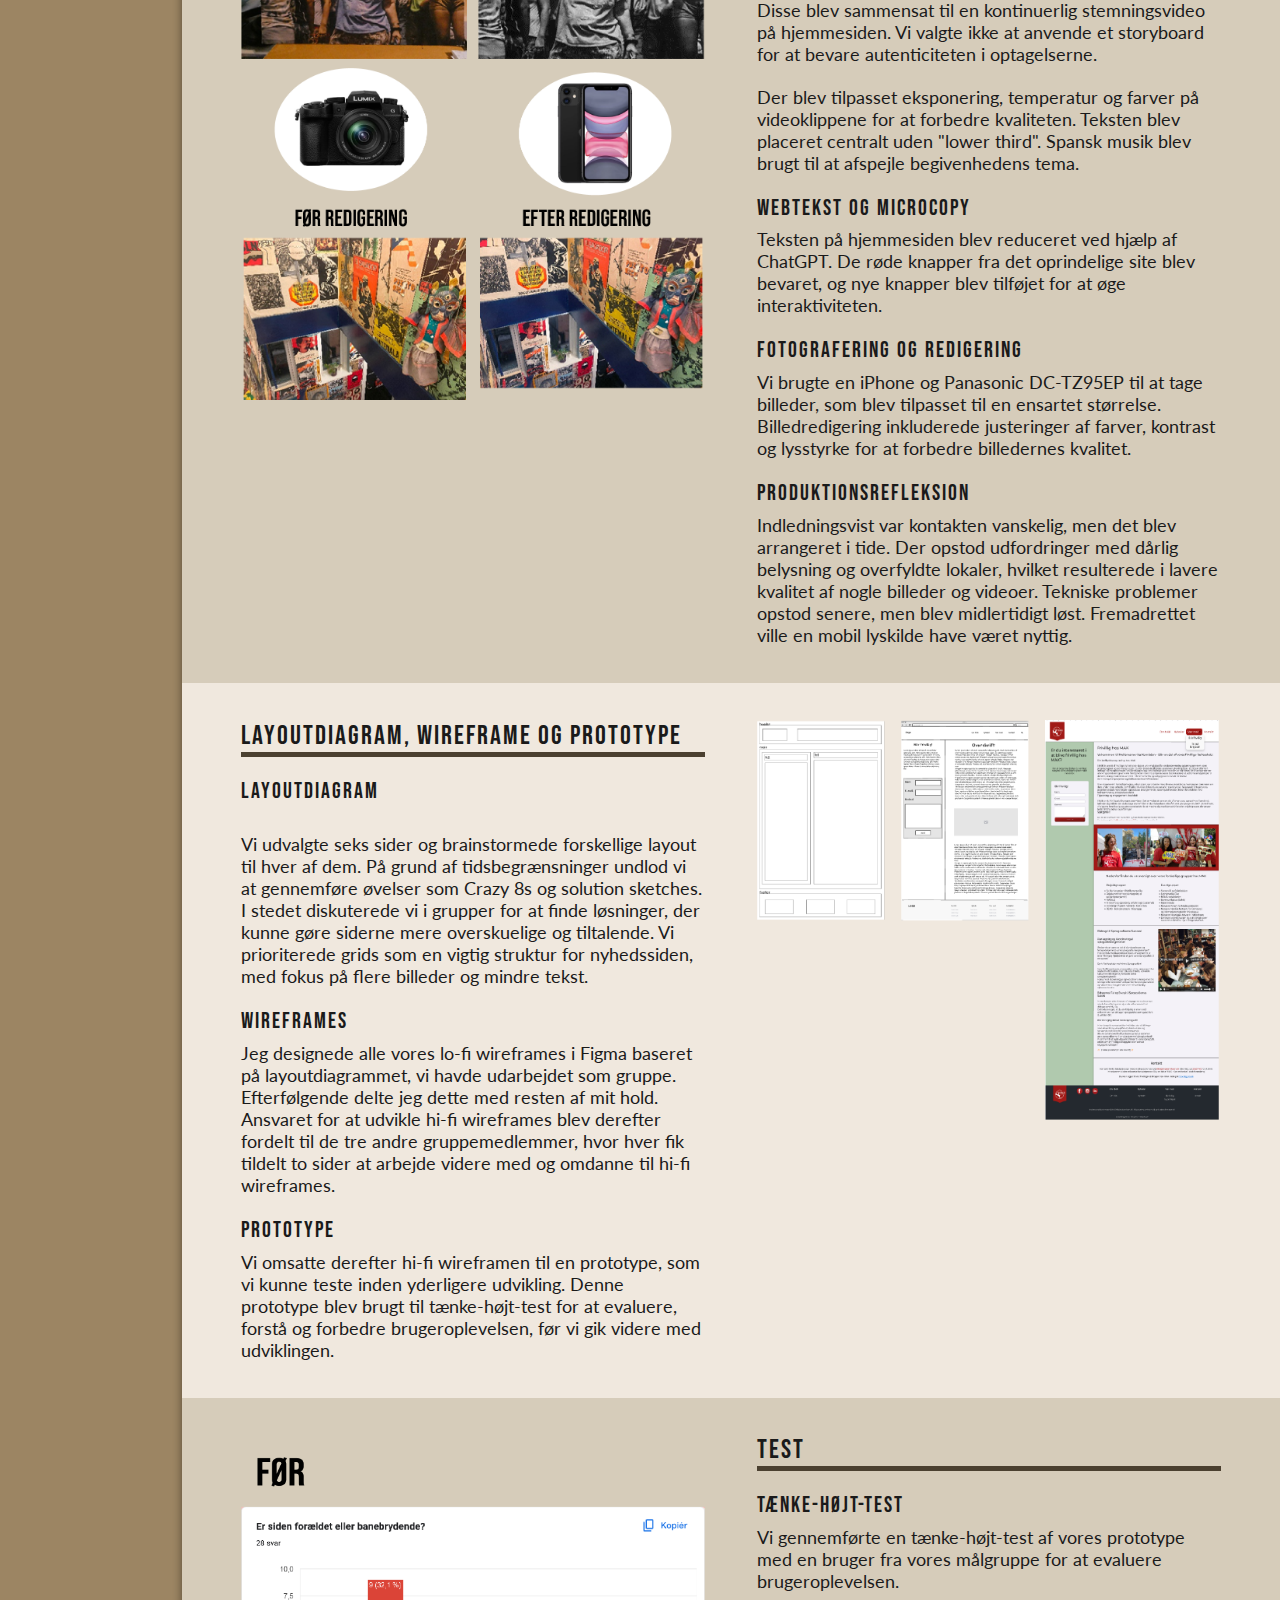
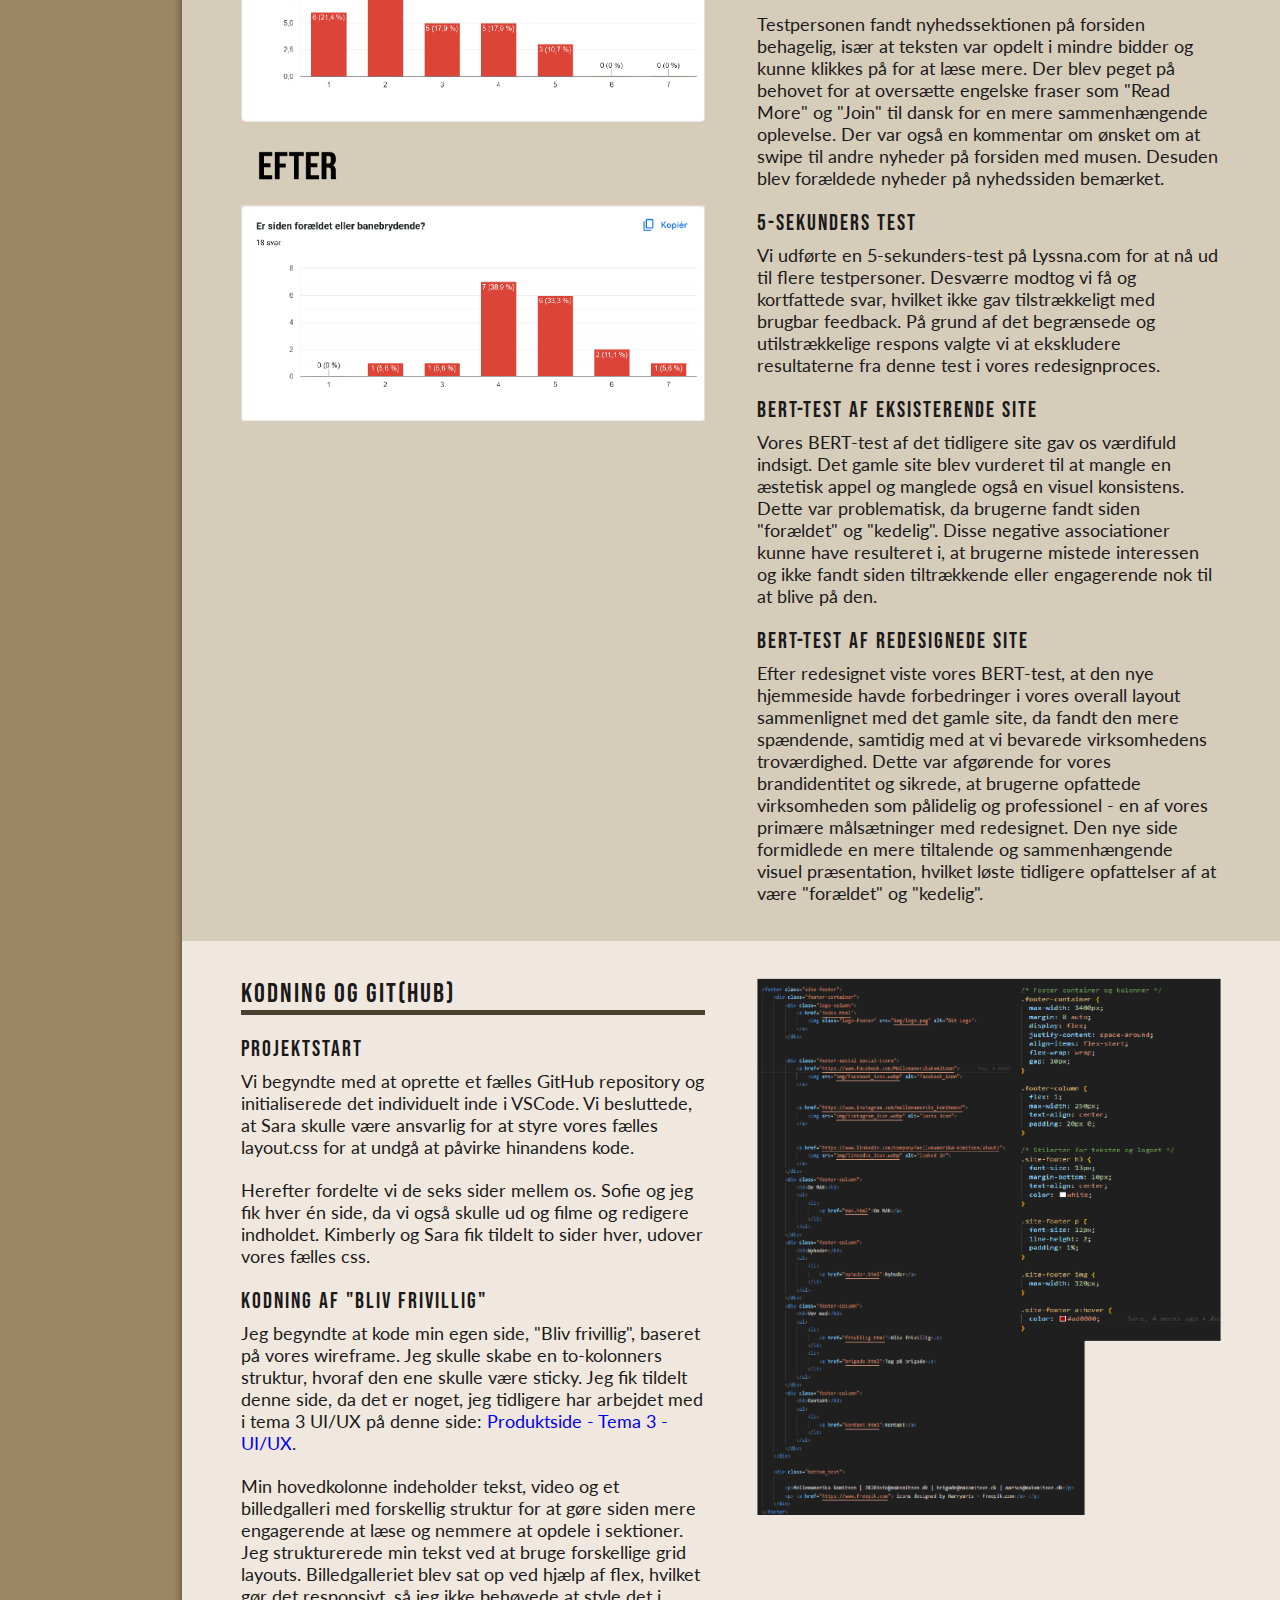
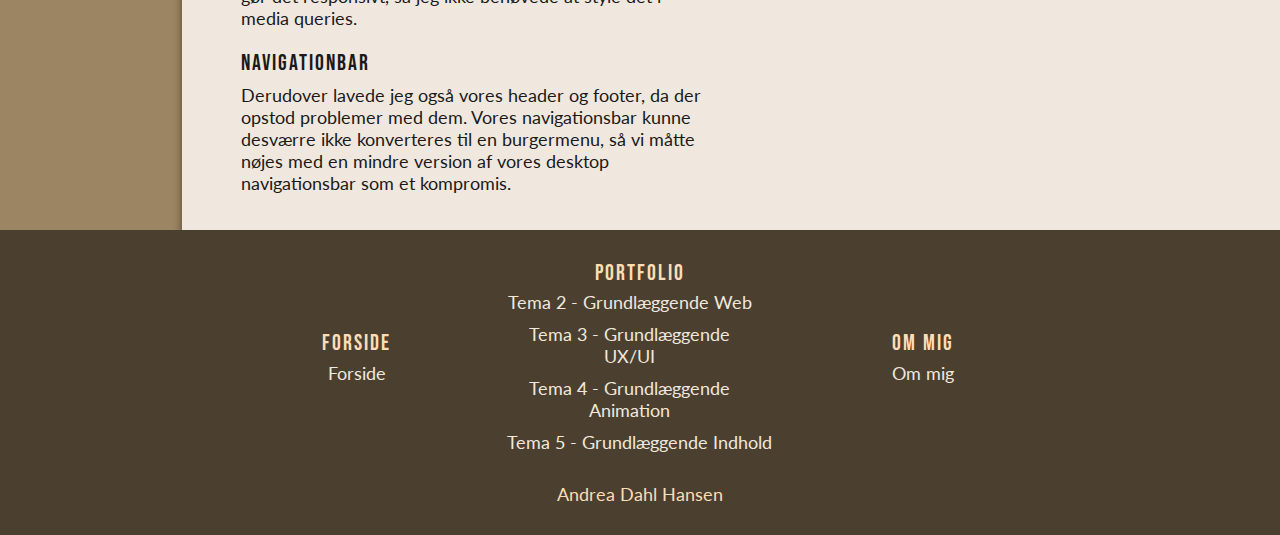
<file: grund-indhold.html>
<!DOCTYPE html>
<html lang="da">

<head>
    <meta charset="UTF-8">
    <meta name="viewport" content="width=device-width, initial-scale=1.0">
    <link rel="stylesheet" href="layout.css">
    <link rel="stylesheet" href="style.css">
    <link rel="icon" href="favicon/favicon.ico" type="image/x-icon">
    <meta name="robots" content="noindex">
    <title>Grundlæggende indhold</title>
</head>

<body>
    <header>
        <nav class="navbar">
            <div class="nav_container">
                <ul class="nav-links">
                    <li class="main_links"><a href="index.html">Forside</a></li>
                    <li class="main_links"><a href="portfolio.html">Portfolio</a></li>
                    <li class="main_links"><a href="cv.html">Om mig</a></li>
                </ul>
                <div class="burger-menu">&#9776;</div>
            </div>
        </nav>
    </header>
    <main>
        <div class="combined-column">
            <div class="sticky-column">
                <!-- Indhold til den sticky venstre kolonne -->
                <!-- Kopier dit eksisterende indhold her -->
                <div class="sticky-indhold">
                    <div class="sidenav">
                        <a href="#1">Formål</a>
                        <a href="#2">Videosite</a>
                        <a href="#3">Projektstyring </a>
                        <a href="#4">Research</a>
                        <a href="#5">Idéudvikling</a>
                        <a href="#6">Indholdsproduktion</a>
                        <a href="#7">Wireframes</a>
                        <a href="#8">Test</a>
                        <a href="#9">Kodning</a>
                    </div>
                </div>
            </div>

            <div class="main-column">
                <div class="grund_web_img">
                    <div class="text_corner">Tema 5 - <br>Grundlæggende Indhold</div>
                    <img src="img/top-img.webp" alt="">
                </div>

                <div class="grund_animation_container indhold-top">
                    <div class="col_1-1">
                        <a href="https://sararingkow.github.io/virksomhedssite/"><img src="img/screenshot-indhold.webp"
                                alt="website"></a>
                        <br>
                        <h2>Website</h2>
                        <br>
                        <p>Dette er det endelige resultat af vores gruppes hjemmeside-redesignprojekt for NGO'en
                            Mellemamerika Komiteen, hvor vi har forbedret og fornyet deres online platform med fokus på
                            at
                            forstærke deres mission og lette brugernes oplevelse
                            <br>
                            <a href="https://sararingkow.github.io/virksomhedssite/"><strong><em><u>Gå til
                                            hjemmeside</u></em></strong></a>
                        </p>
                    </div>
                    <div class="col_1-1">
                        <a href="https://andread24.github.io/video_opgave/"><img src="img/screenshot-videosite.webp"
                                alt="Visitkort"></a>
                        <br>
                        <h2>Videosite</h2>
                        <br>
                        <p>Dette er resultatet af min individuelle opgave med at skabe en videosite baseret på en
                            persons passion. Jeg har kodet og udviklet platformen og integreret redigerede videoer fra
                            YouTube og FileZilla. Derudover har jeg et billedegalleri med portrætbilleder af den
                            pågældende person på videosiden.
                            <br>
                            <a href="https://andread24.github.io/video_opgave/"><strong><em><u>Gå til
                                            hjemmeside</u></em></strong></a>
                        </p>
                    </div>

                </div>


                <div class="grid_4-1">
                    <div class="col_4-1">
                        <h2 id="1">
                            Formål og læring
                        </h2>
                        <br>
                        <h3>Tema 5</h3>

                        <p>I dette tema fik vi en grundlæggende indførsel i videoproduktion, der omfattede
                            præproduktion, optagelse og postproduktion. Til disse formål benyttede vi
                            smartphone-kameraer til videooptagelse samt ekstern lyd.
                            Redigering blev udført ved hjælp af
                            værktøjer som Premiere Pro og Audition. Dette var afgørende for at kunne udføre mindre
                            video- og fotoproduktioner selv og for at styrke vores evne til professionel kommunikation
                            med kunder. </p>

                        <br>
                        <p>Vi blev introduceret til grundlæggende faglige begreber inden for videoproduktion og
                            fotografering. Målet var at opnå en solid forståelse for disse begreber for bedre at kunne
                            håndtere videoredigering og produktion af fotografisk materiale. Samtidig udnyttede vi
                            færdigheder, vi havde opnået i tidligere temaer, til at omstrukturere og redesigne en
                            virksomheds hjemmeside.
                        </p>
                        <br>
                        <h3>Videosite: 1½ Uge</h3>

                        <p>I den første 1½ uge af temaet blev der undervist i grundlæggende
                            færdigheder inden for optagelse og redigering af video i Premiere Pro. Vi blev opdelt i
                            grupper af to og fik opgaven at interviewe en person om deres passion. Denne interaktion
                            blev filmet som en del af opgaven.
                            Efterfølgende fik vi individuelt arbejdsopgaven med at kode et website, der skulle indeholde
                            det filmede materiale, dette inkluderede også redigering af videoindholdet.
                        </p>
                        <br>
                        <h3>Virksomhedssite: 2½ Uger</h3>

                        <p>De resterende 2½ uger af temaet blev afsat til en case-opgave, hvor vi arbejdede på at
                            producere nyt layout, fotos og videoindhold til en virksomhed. Vi valgte selv virksomheden
                            og arbejdede på at redesigne deres hjemmeside. Denne case-opgave blev løst i grupper for at
                            fremme samarbejde og deling af ansvar.
                        </p>

                    </div>
                    <div class="col_4-2">
                        <img src="img/top-indhold.webp" alt="">
                    </div>
                </div>

                <div class="full-width-column">
                    <h1>Videosite</h1>
                </div>

                <div class="grid_5-3">
                    <div class="col_4-6">
                        <img class="brigadebillede" src="img/videosite.webp" alt="Moodboard og styletyle">
                    </div>
                    <div class="col_4-5">
                        <h2 id="2">
                            Videosite
                        </h2>
                        <br>
                        <h3>Præproduktion</h3>
                        <p>
                            Jeg dannede en samarbejdsgruppe med Sofie Aagaard Andersson, en klassekammerat. Med henblik
                            på vores
                            video-interview kontaktede jeg min tidligere mediefagslærer fra HF-Efterslægten for at høre,
                            om hun var interesseret i at deltage. </p>
                        <br>
                        <p>
                            For at sikre den tekniske udførelse, lånte vi et spejlreflekskamera og en lavier-mikrofon
                            fra Tech & Story Lab. Inden mødet havde vi udarbejdet en detaljeret liste med spørgsmål og
                            idéer til b-rolls, der ville supplere vores interviewoptagelse.</p>
                        <br>
                        <h3>Produktion</h3>
                        <p> Under interviewet valgte vi at filme primært i normalperspektiv og halvnær beskæring. For at
                            tilføre dynamik til vores video inkluderede vi forskellige perspektiver, beskæringer samt
                            bevægelse i vores b-rolls for at undgå en for statisk fremtoning.</p>
                        <br>
                        <h3>Postproduktion</h3>
                        <p> Vi stødte på udfordringer under optagelsen, da kameraet gentagne gange slukkede af sig selv,
                            og fokus var vanskeligt at stabilisere. Dette forsøgte jeg at rette op på ved at redigere så
                            grundigt som muligt under postproduktionen. </p>
                        <br>
                        <p>Desuden havde vi problemer med belysningen, og
                            selvom vi forsøgte at låne et belysningssæt fra Tech & Story Lab, var det desværre udsolgt.
                            Jeg blev nødt til at redigere efterfølgende, justere lysstyrken og farvekorrigere
                            flere af vores b-roll optagelser for at opnå det ønskede resultat.
                        </p>

                    </div>
                </div>

                <div class="full-width-column">
                    <h1>Virksomhedssite</h1>
                </div>

                <div class="grid_4-3">
                    <div class="col_4-5">
                        <h2 id="3">
                            Planlægning og projektstyring
                        </h2>
                        <br>
                        <h3>Sammensætning af Gruppen</h3>
                        <p>
                            Min gruppe bestod af fire medlemmer: mig selv, Sofie Aagaard Andersson, Kimberly Charmaine
                            Rasmussen og Sara Ringkow Petersen. Vores første skridt
                            involverede en grundig gennemgang af vores kompetencer, eventuelle mangler
                            samt områder, hvor vi ønskede at forbedre os. Vi fokuserede også på at etablere
                            fælles værdier, som vi kunne inkorporere i vores gruppekontrakt.</p>

                        <br>
                        <h3>Virksomheden</h3>
                        <p>Det var en udfordring at finde en passende virksomhed, men jeg besluttede mig for at kontakte
                            Mellemamerika Komiteen, hvor jeg er frivillig, og spurgte, om de kunne tænke sig at deltage
                            i vores
                            projekt. Heldigvis var de interesseret i samarbejdet. Jeg blev udnævnt som ansvarlig for al
                            kommunikation med NGO'en, da jeg allerede havde et eksisterende forhold til vores
                            kontaktperson.</p>
                        <br>
                        <h3>Trello-board og Scrum-møder</h3>
                        <p>Vi blev introduceret til Trello-board, som forsynede os med en struktureret platform til at
                            organisere vores tasks og fordele dem blandt holdmedlemmerne. Jeg blev udnævnt som
                            gruppens Scrum Master og var
                            derfor ansvarlig for at skabe overblik over arbejdsfordelingen og overvåge vores task
                            status. Derudover afholdt
                            vi daglige scrum-møder om morgenen, hvor vi evaluerede vores tidligere
                            opgaver og planlagde de kommende skridt.</p>
                        <br>
                        <p>Jeg blev også valgt til at repræsentere vores gruppe og vores arbejde under vores ugentlige
                            'Scrum of
                            Scrums' møder foran klassen. Her demonstrerede jeg, hvordan vi brugte vores Trello-board
                            og præsenterede vores fremskridt i processen.</p>

                    </div>
                    <div class="col_4-6">
                        <img class="brigadebillede" src="img/virksomhedsite.webp" alt="Moodboard og styletyle">
                    </div>
                </div>

                <div class="grid_4-4">
                    <div class="col_4-7">
                        <img class="brigadebillede" src="img/research-indhold.webp" alt="Moodboard og styletyle">
                    </div>
                    <div class="col_4-8">
                        <h2 id="4">
                            Research
                        </h2>
                        <br>
                        <h3>Virksomhedens nuværende website</h3>
                        <p>
                            I forbindelse med virksomhedens nuværende hjemmeside blev der udarbejdet en sitemap, der
                            viser kategoriseringen af siderne. På grund af en omfattende
                            nyhedsoversigt med mere end 30 sider, blev nogle sider inden for kategorien "nyheder"
                            udeladt fra sitemap for at spare tid.
                        </p>
                        <br>
                        <p>
                            I forbindelse med undersøgelsen af MAK's designvalg blev der oprettet en styletile. Vores
                            designanalyse
                            afslørede, at hjemmesidens design var baseret på logoet, med rød farve og Montserrat-fonten
                            som gennemgående elementer.
                        </p>
                        <br>
                        <p>
                            Vi observerede, at headeren havde to separate navigationsmenuer, hvilket potentielt kunne
                            forvirre brugerne. Footeren vurderede vi som asymmetrisk og som et brud på gestaltloven om
                            lighed, hvilket kunne forbedres.
                        </p>
                        <br>
                        <h3>Virksomhedens forretningskoncept</h3>
                        <p>
                            Baseret på mine egne observationer som frivillig i MAK og dialoger med vores kontaktperson,
                            konkluderede vi, at MAK's målgruppe er bredt defineret og omfatter individer, der viser
                            interesse for kulturer, sprog og frivilligt arbejde. Dog udtrykte de et ønske om specielt at
                            tiltrække unge, da de får støtte fra staten når personer under 25 år bliver medlem af
                            NGO'en.</p>
                        <br>
                        <p>
                            MAK tilbyder forskellige produkter og services, herunder drikkevarer, mad til begivenheder,
                            medlemskaber, merchandise og brigadeture til Mellemamerika. Unikke kendetegn ved deres
                            tilbud omfatter gratis adgang til arrangementer og frihed for besøgende til at bidrage efter
                            eget ønske og evne.
                        </p>
                        <br>
                        <p>MAK's USP ligger i deres evne til at tilbyde arrangementer gratis, skabe inklusive og trygge
                            miljøer for deltagere og opfordre til frivillige bidrag uden økonomiske forpligtelser. Deres
                            strategi inkluderer brug af informative materialer under events for at opmuntre besøgende
                            til økonomisk støtte og skabe tillid gennem gennemsigtighed og tydelig kommunikation af
                            donationernes påvirkning på organisationen.</p>
                        <br>

                    </div>
                </div>
                <div class="grid_4-5">
                    <div class="col_4-9">
                        <h2 id="5">
                            Idéudvikling
                        </h2>
                        <br>
                        <h3>Sitemap</h3><br>
                        <p>
                            Efter at have gennemgået den eksisterende hjemmeside, identificerede vi de mest relevante
                            sider at arbejde videre med. Baseret på vores research var fokus på at tiltrække frivillige
                            og give information om MAK. Derfor blev siderne "Bliv frivillig", "Ta' på brigade" og "Om
                            MAK" prioriteret.
                        </p>
                        <br>
                        <p>
                            Vi bemærkede også, at "Nyheder" siden havde brug for en redesign. Den var meget lang uden en
                            "go-to-top" knap, hvilket skabte en besværlig oplevelse for brugerne. Vi planlagde at løse
                            dette problem.
                        </p>
                        <br>
                        <p>
                            Vi anså en kontakt side som essentiel for dem, der ønskede yderligere information eller at
                            aftale mødetider. I alt valgte vi omhyggeligt at arbejde videre med seks sider.
                        </p>
                        <br>
                        <h3>Moodboard</h3>
                        <p>Moodboardet for MAK's redesign blev udviklet individuelt af os alle for at fremhæve
                            organisationens humanistiske aspekt. Selvom der var nogle meningsforskelle om valget af
                            farver, endte vi med at enes om at inkludere den karakteristiske røde farve, som er en
                            essentiel del af MAK's identitet. Senere blev grøn valgt baseret på vores kontaktpersons
                            præference og dens association med bæredygtighed, et område, som MAK prioriterer.

                        </p>
                        <br>
                        <h3>Styletile</h3>
                        <p>
                            Vi valgte at beholde MAK's originale røde/hvide farve og fonten "Montserrat" for at bevare
                            genkendeligheden. Grøn blev inkluderet som en kontrastfarve for at differentiere sektioner
                            på hjemmesiden. Der blev tilføjet flere billeder, der skildrer det stærke sammenhold blandt
                            de unge frivillige og MAK, var med til at skabe en engagerende atmosfære. Disse billeder
                            blev valgt for at tiltrække nye medlemmer.
                        </p>
                        <br>
                        <p>
                            Valget om at bibeholde den røde farve til ikoner, knapper og links havde til formål at skabe
                            opmærksomhed og sikre en sammenhængende visuel identitet for MAK.
                        </p>

                    </div>
                    <div class="col_4-10">
                        <img class="brigadebillede" src="img/Styletile-indhold.webp" alt="Nicaraguask kvinde">
                    </div>
                </div>
                <div class="grid_4-6">
                    <div class="col_4-11">
                        <img src="img/produktion-indhold.webp" alt="">
                    </div>
                    <div class="col_4-10">
                        <h2 id="6">
                            Indholdsproduktion
                        </h2>
                        <br>
                        <h3>Videooptagelse og redgering</h3>
                        <p>Vi benyttede en DJI Osmo Pocket til optagelser, der omfattede etableringsskud og almindelige
                            klip uden lyd. Disse blev sammensat til en kontinuerlig stemningsvideo på hjemmesiden. Vi
                            valgte ikke at anvende et storyboard for at bevare autenticiteten i optagelserne.
                        </p>
                        <br>
                        <p>Der blev tilpasset eksponering, temperatur og farver på videoklippene for at forbedre
                            kvaliteten.
                            Teksten blev placeret centralt uden "lower third". Spansk musik blev brugt til at afspejle
                            begivenhedens tema.

                        </p>
                        <br>
                        <h3>Webtekst og microcopy</h3>
                        <p>Teksten på hjemmesiden blev reduceret ved hjælp af ChatGPT. De røde knapper fra det
                            oprindelige site blev bevaret, og nye knapper blev tilføjet for at øge interaktiviteten.</p>
                        <br>
                        <h3>Fotografering og redigering</h3>
                        <p> Vi brugte en iPhone og Panasonic DC-TZ95EP til at tage billeder, som blev tilpasset til en
                            ensartet størrelse. Billedredigering inkluderede justeringer af farver, kontrast og
                            lysstyrke for at forbedre billedernes kvalitet.
                        </p>
                        <br>
                        <h3>Produktionsrefleksion</h3>
                        <p>Indledningsvist var kontakten vanskelig, men det blev arrangeret i tide. Der opstod
                            udfordringer med dårlig belysning og overfyldte lokaler, hvilket resulterede i lavere
                            kvalitet af nogle billeder og videoer. Tekniske problemer opstod senere, men blev
                            midlertidigt løst. Fremadrettet ville en mobil lyskilde have været nyttig.
                        </p>

                    </div>
                </div>
                <div class="grid_4-5">
                    <div class="col_4-9">
                        <h2 id="7">
                            Layoutdiagram, wireframe og prototype
                        </h2>
                        <br>
                        <h3>Layoutdiagram</h3><br>
                        <p>
                            Vi udvalgte seks sider og brainstormede forskellige layout til hver af dem. På grund af
                            tidsbegrænsninger undlod vi at gennemføre øvelser som Crazy 8s og solution sketches. I
                            stedet diskuterede vi i grupper for at finde løsninger, der kunne gøre siderne mere
                            overskuelige og tiltalende. Vi prioriterede grids som en vigtig struktur for nyhedssiden,
                            med fokus på flere billeder og mindre tekst.
                        </p>
                        <br>
                        <h3>Wireframes</h3>
                        <p>Jeg designede alle vores lo-fi wireframes i Figma baseret på layoutdiagrammet, vi havde
                            udarbejdet som gruppe. Efterfølgende delte jeg dette med resten af mit hold. Ansvaret for at
                            udvikle hi-fi wireframes blev derefter fordelt til de tre andre gruppemedlemmer, hvor hver
                            fik tildelt to sider at arbejde videre med og omdanne til hi-fi wireframes.

                        </p>
                        <br>
                        <h3>Prototype</h3>
                        <p>
                            Vi omsatte derefter hi-fi wireframen til en prototype, som vi kunne teste inden
                            yderligere udvikling. Denne prototype blev brugt til tænke-højt-test for at evaluere, forstå
                            og
                            forbedre brugeroplevelsen, før vi gik videre med udviklingen.
                        </p>

                    </div>

                    <div class="col_4-10">
                        <img class="brigadebillede" src="img/wireframe-indhold.webp" alt="Nicaraguask kvinde">
                    </div>
                </div>
                <div class="grid_4-6">
                    <div class="col_4-11">
                        <img src="img/bert.webp" alt="">
                    </div>
                    <div class="col_4-10">
                        <h2 id="8">
                            Test
                        </h2>
                        <br>
                        <h3>Tænke-højt-test</h3>
                        <p>Vi gennemførte en tænke-højt-test af vores prototype med en bruger fra vores målgruppe for at
                            evaluere brugeroplevelsen. </p>
                        <br>
                        <p>Testpersonen fandt
                            nyhedssektionen på forsiden behagelig, især at teksten var opdelt i mindre bidder og kunne
                            klikkes på for at læse mere. Der blev peget på behovet for at oversætte engelske fraser som
                            "Read More" og "Join" til dansk for en mere sammenhængende oplevelse. Der var også en
                            kommentar om ønsket om at swipe til andre nyheder på forsiden med musen. Desuden blev
                            forældede nyheder på nyhedssiden bemærket.
                        </p>
                        <br>
                        <h3>5-sekunders test</h3>
                        <p>Vi udførte en 5-sekunders-test på Lyssna.com for at nå ud til flere testpersoner. Desværre
                            modtog vi få og kortfattede svar, hvilket ikke gav tilstrækkeligt med brugbar feedback. På
                            grund af det begrænsede og utilstrækkelige respons valgte vi at ekskludere resultaterne fra
                            denne test i vores redesignproces.
                        </p>
                        <br>
                        <h3>BERT-Test af eksisterende site</h3>
                        <p>Vores BERT-test af det tidligere
                            site gav os værdifuld indsigt. Det gamle site blev vurderet til at mangle en æstetisk appel
                            og manglede også en visuel konsistens. Dette var problematisk, da brugerne fandt siden
                            "forældet" og "kedelig". Disse negative associationer kunne have resulteret i, at brugerne
                            mistede interessen og ikke fandt siden tiltrækkende eller engagerende nok til at blive på
                            den.</p>
                        <br>
                        <h3>BERT-Test af redesignede site</h3>
                        <p> Efter redesignet viste vores BERT-test, at den nye hjemmeside havde forbedringer i
                            vores overall layout sammenlignet med det gamle site, da fandt den mere spændende, samtidig
                            med at vi bevarede virksomhedens troværdighed.
                            Dette var
                            afgørende for vores brandidentitet og sikrede, at brugerne opfattede virksomheden som
                            pålidelig og professionel - en af vores primære målsætninger med redesignet.
                            Den nye side formidlede en
                            mere tiltalende og sammenhængende visuel præsentation, hvilket løste tidligere opfattelser
                            af at være "forældet" og "kedelig".

                        </p>
                    </div>
                </div>
                <div class="grid_4-5">
                    <div class="col_4-9">
                        <h2 id="9">
                            Kodning og Git(hub)
                        </h2>
                        <br>
                        <h3>Projektstart</h3>
                        <p>

                            Vi begyndte med at oprette et fælles GitHub repository og initialiserede det individuelt
                            inde i VSCode. Vi besluttede, at Sara skulle være ansvarlig for at styre vores fælles
                            layout.css for at undgå at påvirke hinandens kode. </p>
                        <br>
                        <p>

                            Herefter fordelte vi de seks sider mellem os. Sofie og jeg fik hver én side, da vi også
                            skulle ud og filme og redigere indholdet. Kimberly og Sara fik tildelt to sider hver, udover
                            vores fælles css.
                        </p>

                        <br>
                        <h3>Kodning af "Bliv frivillig"</h3>
                        <p>Jeg begyndte at kode min egen side, "Bliv frivillig", baseret på vores wireframe. Jeg skulle
                            skabe en to-kolonners struktur, hvoraf den ene skulle være sticky. Jeg fik tildelt denne
                            side, da det er noget, jeg tidligere har arbejdet med i tema 3 UI/UX på denne side:
                            <a href="https://andreadahl.dk/kea/03_ux/01_kodet_site/produktside.html">Produktside - Tema
                                3 -
                                UI/UX</a>.

                        </p>
                        <br>
                        <p>
                            Min hovedkolonne indeholder tekst, video og et billedgalleri med forskellig struktur for at
                            gøre siden mere engagerende at læse og nemmere at opdele i sektioner. Jeg strukturerede min
                            tekst ved at bruge forskellige grid layouts. Billedgalleriet blev sat op ved hjælp af flex,
                            hvilket gør det responsivt, så jeg ikke behøvede at style det i media queries.
                        </p>
                        <br>
                        <h3>Navigationbar</h3>
                        <p>
                            Derudover lavede jeg også vores header og footer, da der opstod problemer med dem. Vores
                            navigationsbar kunne desværre ikke konverteres til en burgermenu, så vi måtte nøjes med
                            en mindre version af vores desktop navigationsbar som et kompromis.
                        </p>

                    </div>

                    <div class="col_4-10">
                        <img class="brigadebillede" src="img/kode-indhold.webp" alt="Nicaraguask kvinde">
                    </div>

                    <button onclick="topFunction()" id="myBtn" title="Til toppen">Til toppen</button>
                </div>
            </div>
        </div>
    </main>
    <footer class="footer">
        <div class="footer_container">
            <div class="footer-content">
                <div class="footer-column">
                    <h3 class="footer-text">Forside</h3>
                    <ul class="footer-menu">
                        <li><a href="index.html">Forside</a></li>
                    </ul>
                </div>
                <div class="footer-column">
                    <h3 class="footer-text">Portfolio</h3>
                    <ul class="footer-menu">
                        <li><a href="grund-web.html">Tema 2 - Grundlæggende Web</a></li>
                        <li><a href="ui-ux.html">Tema 3 - Grundlæggende UX/UI</a></li>
                        <li><a href="animation.html">Tema 4 - Grundlæggende Animation</a></li>
                        <li><a href="grund-indhold.html">Tema 5 - Grundlæggende Indhold</a></li>
                    </ul>
                </div>
                <div class="footer-column">
                    <h3 class="footer-text">Om mig</h3>
                    <ul class="footer-menu">
                        <li><a href="cv.html">Om mig</a></li>
                    </ul>
                </div>

            </div>
            <div class="footer-bottom">
                <p> Andrea Dahl Hansen</p>
            </div>
        </div>
    </footer>
    <script src="script.js"></script>

</body>

</html>
</file>
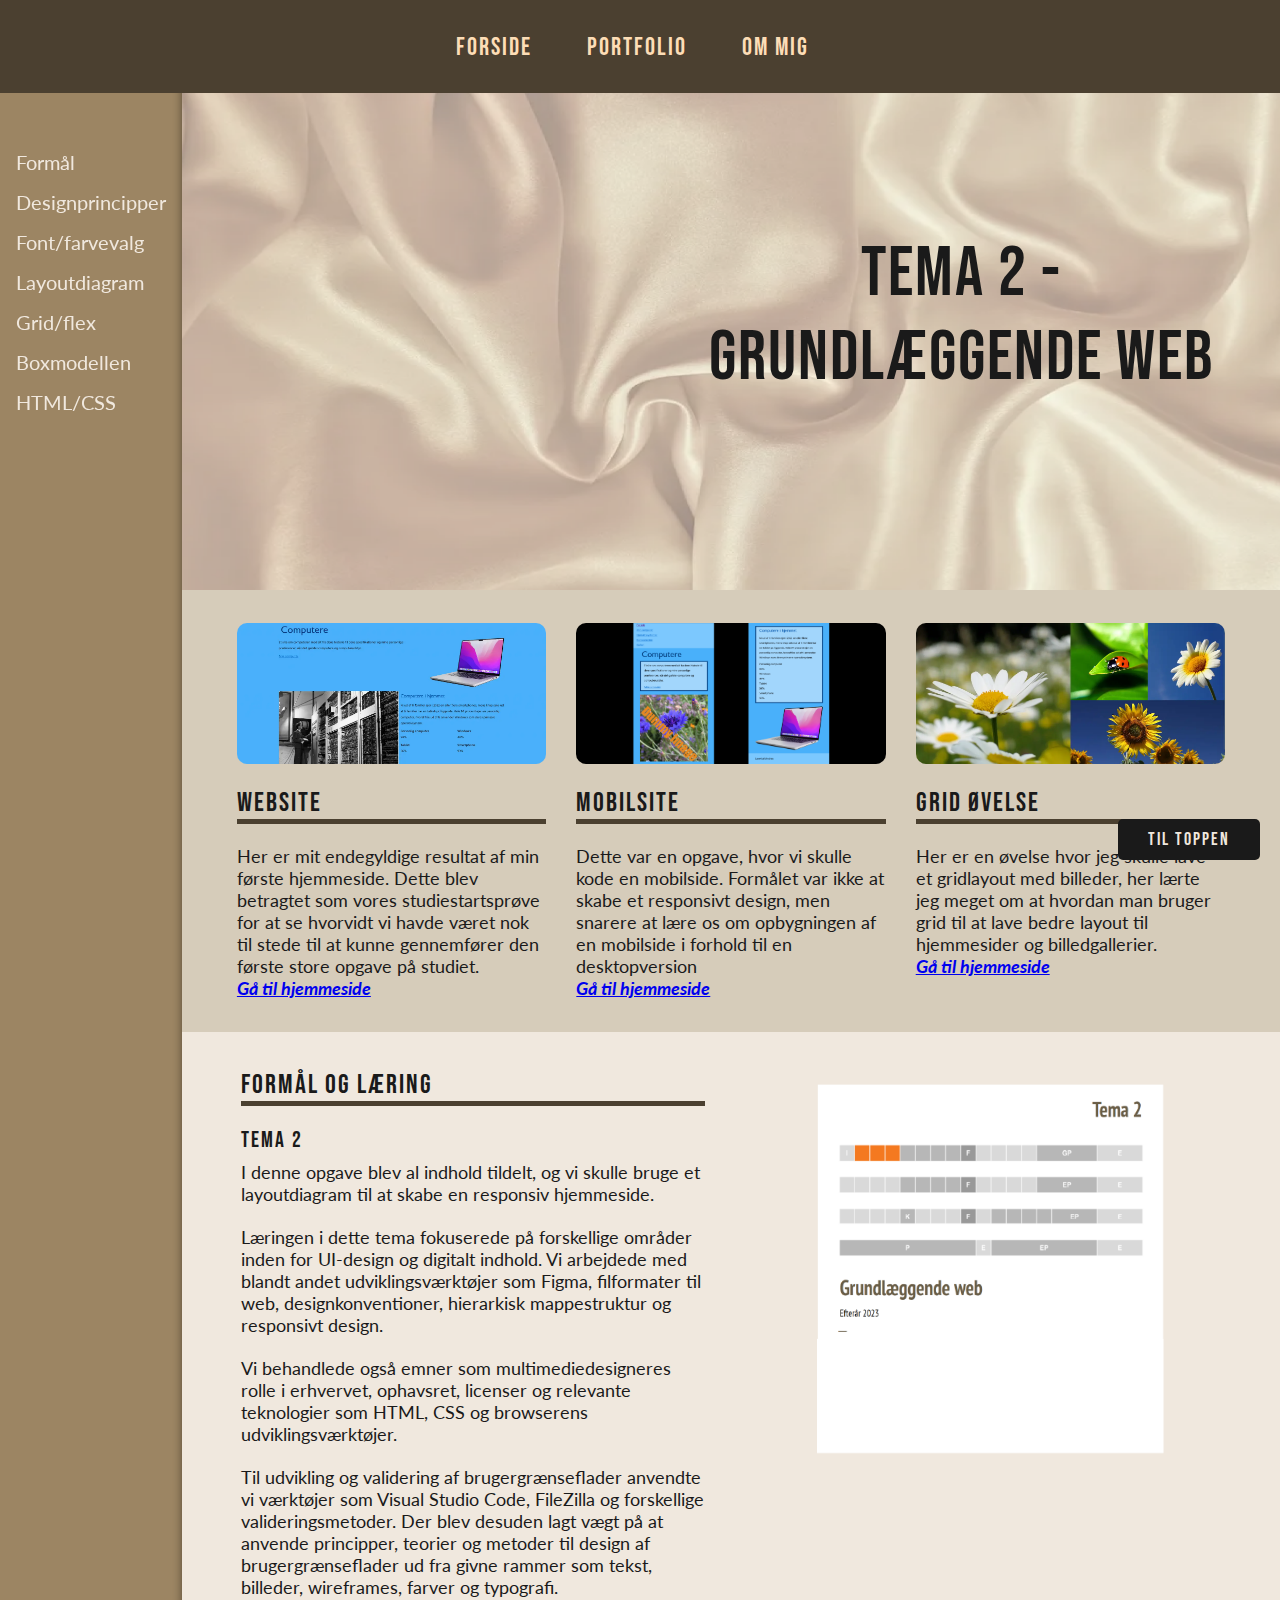
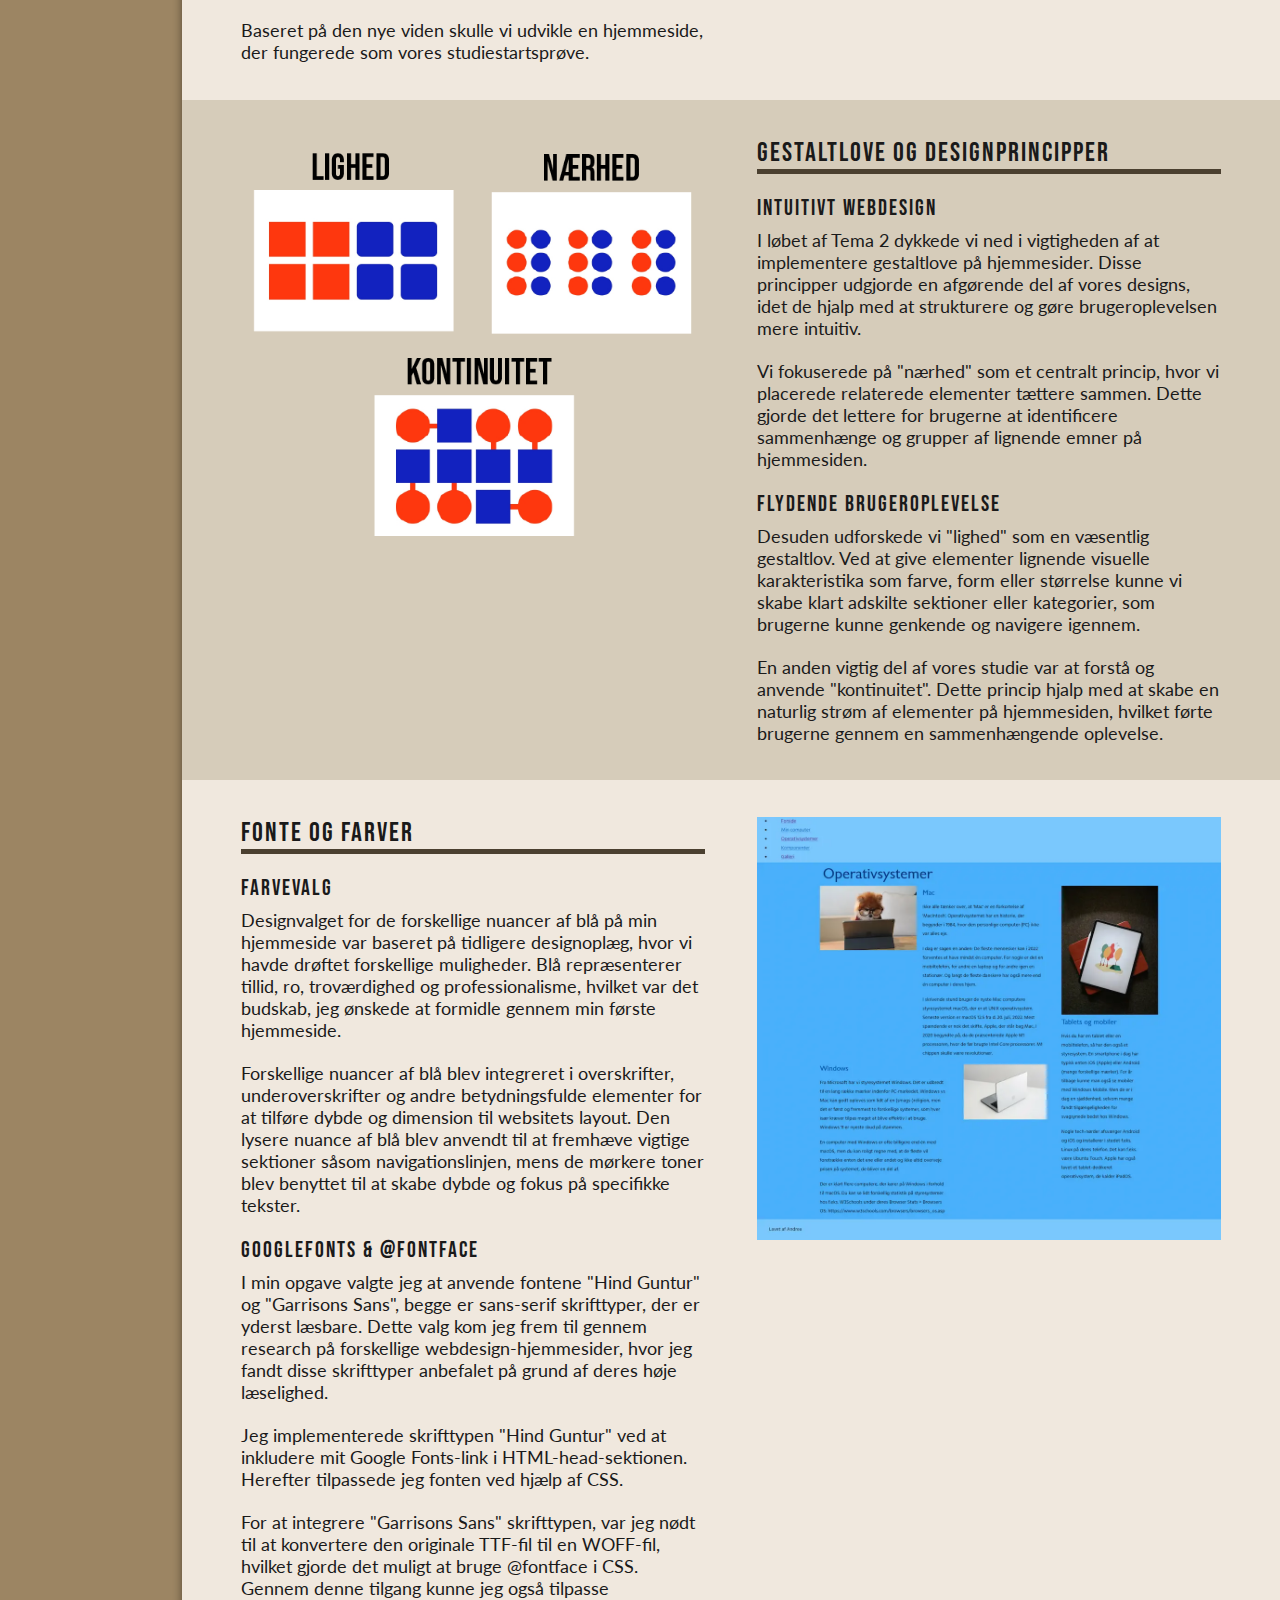
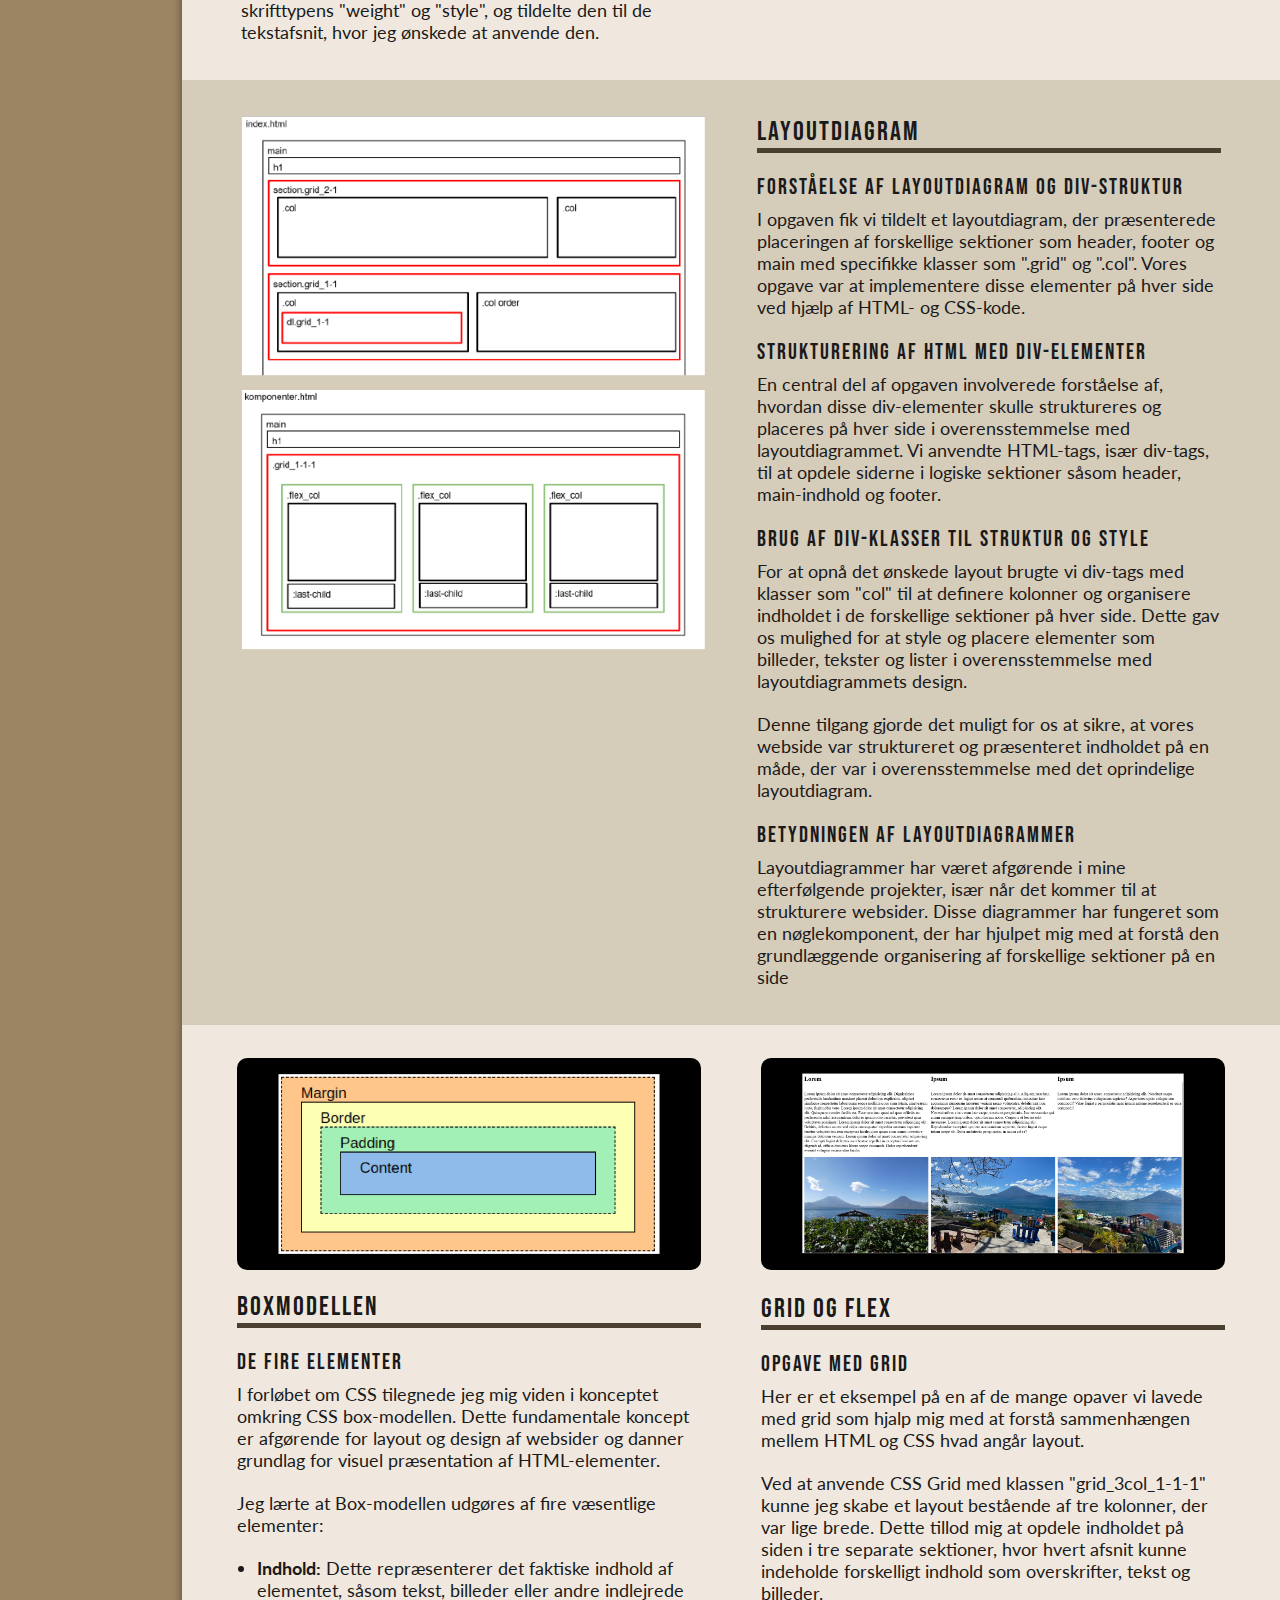
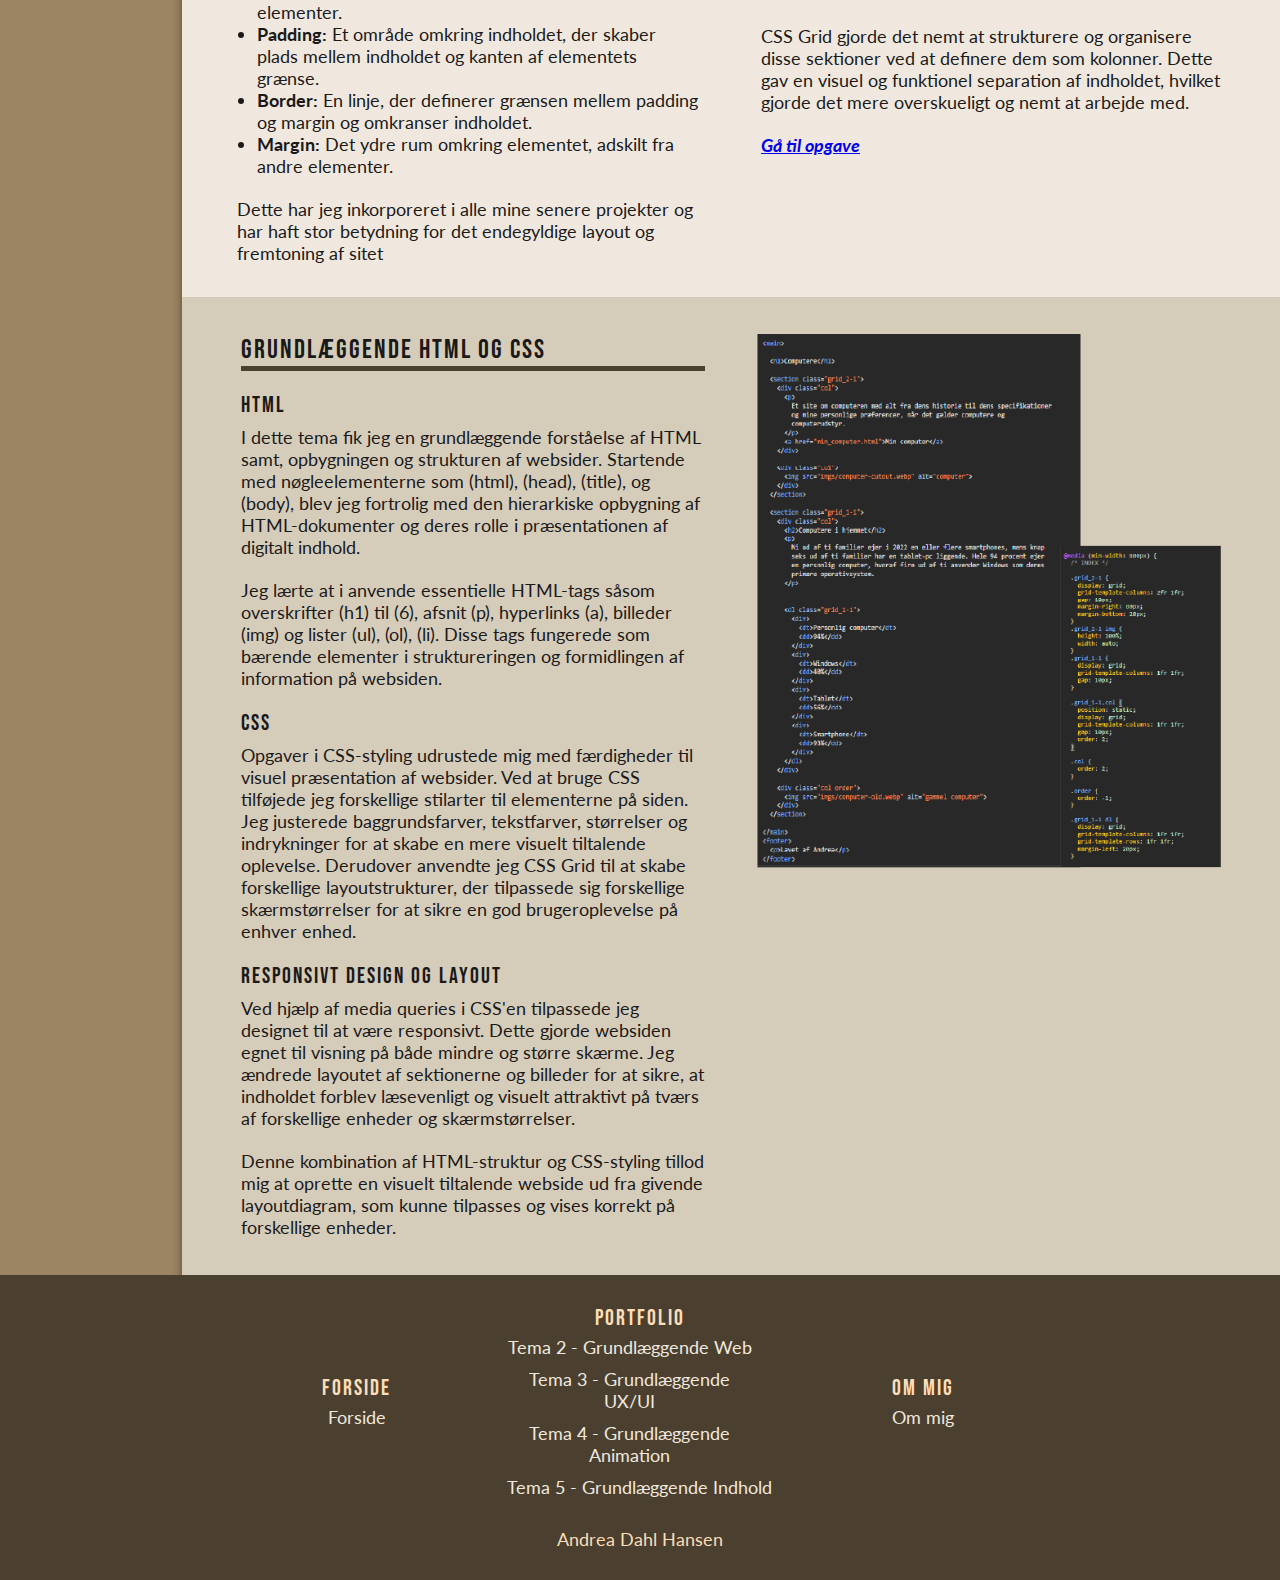
<file: grund-web.html>
<!DOCTYPE html>
<html lang="da">

<head>
    <meta charset="UTF-8">
    <meta name="viewport" content="width=device-width, initial-scale=1.0">
    <link rel="stylesheet" href="layout.css">
    <link rel="stylesheet" href="style.css">
    <link rel="icon" href="favicon/favicon.ico" type="image/x-icon">
    <meta name="robots" content="noindex">
    <title>Grundlæggende Web</title>
</head>

<body>
    <header>
        <nav class="navbar">
            <div class="nav_container">
                <ul class="nav-links">
                    <li class="main_links"><a href="index.html">Forside</a></li>
                    <li class="main_links"><a href="portfolio.html">Portfolio</a></li>
                    <li class="main_links"><a href="cv.html">Om mig</a></li>
                </ul>
                <div class="burger-menu">&#9776;</div>
            </div>
        </nav>
    </header>
    <main>
        <div class="combined-column">
            <div class="sticky-column">
                <!-- Indhold til den sticky venstre kolonne -->
                <!-- Kopier dit eksisterende indhold her -->
                <div class="sticky-indhold">
                    <div class="sidenav">
                        <a href="#1">Formål</a>
                        <a href="#2">Designprincipper</a>
                        <a href="#3">Font/farvevalg</a>
                        <a href="#4">Layoutdiagram</a>
                        <a href="#5">Grid/flex</a>
                        <a href="#6">Boxmodellen</a>
                        <a href="#7">HTML/CSS</a>
                    </div>
                </div>
            </div>

            <div class="main-column">
                <div class="grund_web_img">
                    <div class="text_corner">Tema 2 - <br>Grundlæggende Web</div>
                    <img src="img/top-img.webp" alt="">
                </div>
                <div class="grund_web_container">
                    <div class="col_1-1">
                        <a href="https://andreadahl.dk/kea/02_web/01_website/website/index.html"><img
                                src="img/website-tema2.webp" alt="website" width="400" height="300"></a>
                        <br>
                        <h2>Website</h2>
                        <br>
                        <p>Her er mit endegyldige resultat af min første hjemmeside. Dette blev betragtet som vores
                            studiestartsprøve for at se hvorvidt vi havde været nok til stede til at kunne gennemfører
                            den
                            første store opgave på studiet.
                            <br>
                            <a href="https://andreadahl.dk/kea/02_web/01_website/website/index.html"><strong><em><u>Gå
                                            til hjemmeside</u></em></strong></a>
                        </p>
                    </div>
                    <div class="col_1-1">
                        <a href="https://andreadahl.dk/kea/02_web/01_website/mobilsite/index.html"><img
                                src="img/mobilsite.webp" alt="website"></a>
                        <br>
                        <h2>Mobilsite</h2>
                        <br>
                        <p>Dette var en opgave, hvor vi skulle kode en mobilside. Formålet var ikke at skabe et
                            responsivt design, men snarere at lære os om opbygningen af en mobilside i forhold til en
                            desktopversion
                            <br>
                            <a href="https://andreadahl.dk/kea/02_web/01_website/mobilsite/index.html"><strong><em><u>Gå
                                            til hjemmeside</u></em></strong></a>
                        </p>
                    </div>

                    <div class="col_1-1">
                        <a href="https://andreadahl.dk/kea/02_web/01_website/grid_layout_5/"><img
                                src="img/grid-tema2.webp" alt="Grid"></a>
                        <br>
                        <h2>Grid Øvelse</h2>
                        <br>
                        <p> Her er en øvelse hvor jeg skulle lave et gridlayout med billeder, her lærte jeg meget om at
                            hvordan
                            man bruger grid til at lave bedre layout til hjemmesider og billedgallerier.
                            <br>
                            <a href="https://andreadahl.dk/kea/02_web/01_website/grid_layout_5/"><strong><em><u>Gå til
                                            hjemmeside</u></em></strong></a>
                        </p>
                    </div>
                </div>

                <div class="grid_4-1">
                    <div class="col_4-1">
                        <h2 id="1">
                            Formål og læring
                        </h2>
                        <br>
                        <h3>Tema 2</h3>
                        <p>I denne opgave blev al indhold tildelt, og vi skulle bruge et layoutdiagram til at skabe en
                            responsiv hjemmeside. </p>
                        <br>
                        <p>
                            Læringen i dette tema fokuserede på forskellige områder inden for UI-design og digitalt
                            indhold. Vi
                            arbejdede med blandt andet udviklingsværktøjer som Figma, filformater til web,
                            designkonventioner,
                            hierarkisk mappestruktur og responsivt design. </p>
                        <br>
                        <p>Vi behandlede også emner som multimediedesigneres
                            rolle i erhvervet, ophavsret, licenser og relevante teknologier som HTML, CSS og browserens
                            udviklingsværktøjer. </p>
                        <br>
                        <p>
                            Til udvikling og validering af brugergrænseflader anvendte vi værktøjer som
                            Visual Studio Code, FileZilla og forskellige valideringsmetoder. Der blev desuden lagt vægt
                            på at
                            anvende principper, teorier og metoder til design af brugergrænseflader ud fra givne rammer
                            som
                            tekst, billeder, wireframes, farver og typografi. </p>
                        <br>
                        <p>
                            Baseret på den nye viden skulle vi udvikle en hjemmeside, der fungerede som vores
                            studiestartsprøve.
                        </p>
                    </div>
                    <div class="col_4-2">
                        <img src="img/top-web.webp" alt="">
                    </div>
                </div>
                <div class="grid_4-2">
                    <div class="col_4-3">
                        <img src="img/design-web.webp" alt="Sø">
                    </div>
                    <div class="col_4-4">
                        <h2 id="2">
                            Gestaltlove og designprincipper
                        </h2>
                        <br>
                        <h3>Intuitivt webdesign</h3>
                        <p>
                            I løbet af Tema 2 dykkede vi ned i vigtigheden af at implementere gestaltlove på
                            hjemmesider. Disse
                            principper udgjorde en afgørende del af vores designs, idet de hjalp med at strukturere og
                            gøre
                            brugeroplevelsen mere intuitiv.</p>
                        <br>
                        <p> Vi fokuserede på "nærhed" som et centralt princip, hvor vi placerede relaterede elementer
                            tættere
                            sammen. Dette gjorde det lettere for brugerne at identificere sammenhænge og grupper af
                            lignende
                            emner på hjemmesiden.</p>
                        <br>
                        <h3>Flydende brugeroplevelse</h3>
                        <p>Desuden udforskede vi "lighed" som en væsentlig gestaltlov. Ved at give elementer lignende
                            visuelle
                            karakteristika som farve, form eller størrelse kunne vi skabe klart adskilte sektioner eller
                            kategorier, som brugerne kunne genkende og navigere igennem.</p>
                        <br>
                        <p> En anden vigtig del af vores studie var at forstå og anvende "kontinuitet". Dette princip
                            hjalp med
                            at skabe en naturlig strøm af elementer på hjemmesiden, hvilket førte brugerne gennem en
                            sammenhængende oplevelse.
                        </p>

                    </div>
                </div>
                <div class="grid_4-3">
                    <div class="col_4-5">
                        <h2 id="3">
                            Fonte og farver
                        </h2>
                        <br>
                        <h3>Farvevalg</h3>
                        <p>

                            Designvalget for de forskellige nuancer af blå på min hjemmeside var baseret på tidligere
                            designoplæg, hvor vi havde drøftet forskellige muligheder. Blå repræsenterer tillid, ro,
                            troværdighed og professionalisme, hvilket var det budskab, jeg ønskede at
                            formidle
                            gennem min første hjemmeside.</p>

                        <br>
                        <p> Forskellige nuancer af blå blev integreret i overskrifter, underoverskrifter og andre
                            betydningsfulde elementer for at tilføre dybde og dimension til websitets layout.
                            Den lysere nuance af blå blev anvendt til at fremhæve vigtige sektioner såsom
                            navigationslinjen,
                            mens de mørkere toner blev benyttet til at skabe dybde og fokus på specifikke tekster.
                        </p>
                        <br>
                        <h3>Googlefonts & @Fontface</h3>
                        <p> I min opgave valgte jeg at anvende fontene "Hind Guntur" og "Garrisons Sans", begge er
                            sans-serif
                            skrifttyper, der er yderst læsbare. Dette valg kom jeg frem til gennem research på
                            forskellige
                            webdesign-hjemmesider, hvor jeg fandt disse skrifttyper anbefalet på grund af deres høje
                            læselighed.
                        </p>
                        <br>
                        <p>
                            Jeg implementerede skrifttypen "Hind Guntur" ved at inkludere mit Google Fonts-link i
                            HTML-head-sektionen. Herefter tilpassede jeg fonten ved hjælp af CSS. </p>
                        <br>
                        <p>
                            For at integrere "Garrisons Sans" skrifttypen, var jeg nødt til at konvertere den originale
                            TTF-fil
                            til en WOFF-fil, hvilket gjorde det muligt at bruge @fontface i CSS. Gennem denne tilgang
                            kunne jeg
                            også tilpasse skrifttypens "weight" og "style", og tildelte den til de tekstafsnit, hvor jeg
                            ønskede
                            at anvende den.
                        </p>

                    </div>
                    <div class="col_4-6">
                        <img src="img/farver_fonte.webp" alt="website">
                    </div>
                </div>


                <div class="grid_4-4">
                    <div class="col_4-7">
                        <img src="img/layout-web.webp" alt="layout">
                    </div>
                    <div class="col_4-8">
                        <h2 id="4">
                            Layoutdiagram
                        </h2>
                        <br>
                        <h3>Forståelse af layoutdiagram og div-Struktur</h3>
                        <p>
                            I opgaven fik vi tildelt et layoutdiagram, der præsenterede placeringen af forskellige
                            sektioner som header, footer og main med specifikke klasser som ".grid" og ".col". Vores
                            opgave var at implementere disse elementer på hver side ved hjælp af HTML- og CSS-kode.</p>
                        <br>
                        <h3>Strukturering af HTML med div-elementer</h3>
                        <p> En central del af opgaven involverede forståelse af, hvordan disse div-elementer skulle
                            struktureres og placeres på hver side i overensstemmelse med layoutdiagrammet. Vi anvendte
                            HTML-tags, især div-tags, til at opdele siderne i logiske sektioner såsom header,
                            main-indhold og footer.</p>
                        <br>
                        <h3>Brug af div-klasser til struktur og style</h3>
                        <p>For at opnå det ønskede layout brugte vi div-tags med klasser som "col" til at definere
                            kolonner og organisere indholdet i de forskellige sektioner på hver side. Dette gav os
                            mulighed for at style og placere elementer som billeder, tekster og lister i
                            overensstemmelse med layoutdiagrammets design.</p>
                        <br>
                        <p> Denne tilgang gjorde det muligt for os at sikre, at vores webside var struktureret og
                            præsenteret indholdet på en måde, der var i overensstemmelse med det oprindelige
                            layoutdiagram.</p>
                        <br>
                        <h3>Betydningen af layoutdiagrammer</h3>
                        <p> Layoutdiagrammer har været afgørende i mine efterfølgende projekter, især når det kommer til
                            at strukturere websider. Disse diagrammer har fungeret som en nøglekomponent, der har
                            hjulpet mig med at forstå den grundlæggende organisering af forskellige sektioner på en side
                        </p>

                    </div>
                </div>

                <div class="grund_animation_container animation-bottom">
                    <div class="col_1-1">
                        <img id="5" src="img/boxmodel-web.webp" alt="boxmodel">
                        <br>
                        <h2>Boxmodellen</h2>
                        <br>
                        <h3>De fire elementer</h3>
                        <p>
                            I forløbet om CSS tilegnede jeg mig viden i konceptet omkring CSS
                            box-modellen. Dette fundamentale koncept er afgørende for layout og design af websider og
                            danner grundlag for visuel præsentation af HTML-elementer.</p>
                        <br>
                        <p> Jeg lærte at Box-modellen udgøres af fire væsentlige elementer:</p>
                        <br>
                        <ul>
                            <li><b>Indhold:</b> Dette repræsenterer det faktiske indhold af elementet, såsom
                                tekst, billeder eller andre indlejrede elementer.</li>
                            <li><b>Padding:</b> Et område omkring indholdet, der skaber plads mellem indholdet og kanten
                                af elementets grænse.</li>
                            <li><b>Border:</b> En linje, der definerer grænsen mellem padding og margin og omkranser
                                indholdet.</li>
                            <li><b>Margin:</b> Det ydre rum omkring elementet, adskilt fra andre elementer.</li>
                        </ul>

                        <br>

                        <p>Dette har jeg inkorporeret i alle mine senere projekter og har haft stor betydning for det
                            endegyldige layout og fremtoning af sitet</p>
                    </div>
                    <div class="col_1-1">
                        <a href="https://andreadahl.dk/kea/02_web/01_website/grid_layout_3/"><img id="6"
                                src="img/grid-web.webp" alt="grid"></a>
                        <br>
                        <h2>Grid og flex</h2>
                        <br>
                        <h3>Opgave med grid</h3>
                        <p> Her er et eksempel på en af de mange opaver vi lavede med grid som hjalp mig med at forstå
                            sammenhængen mellem HTML og CSS hvad angår layout.</p>
                        <br>
                        <p>Ved at anvende CSS Grid med klassen
                            "grid_3col_1-1-1" kunne jeg skabe et layout bestående af
                            tre kolonner, der var lige brede. Dette tillod mig at opdele indholdet på siden i tre
                            separate sektioner, hvor hvert afsnit kunne indeholde forskelligt indhold som overskrifter,
                            tekst og billeder.</p>
                        <br>
                        <p>
                            CSS Grid gjorde det nemt at strukturere og organisere disse sektioner ved at definere dem
                            som kolonner. Dette gav en visuel og funktionel separation af indholdet, hvilket gjorde det
                            mere overskueligt og nemt at arbejde med.
                        </p>

                        <br>
                        <a href="https://andreadahl.dk/kea/02_web/01_website/grid_layout_3/"><strong><em><u>Gå
                                        til
                                        opgave</u></em></strong></a>

                    </div>
                </div>

                <div class="grid_5-6">
                    <div class="col_4-9">
                        <h2 id="7">
                            Grundlæggende HTML og CSS
                        </h2>
                        <br>
                        <h3>HTML</h3>
                        <p>
                            I dette tema fik jeg en grundlæggende forståelse af HTML samt, opbygningen og strukturen af
                            websider. Startende med nøgleelementerne som (html),

                            (head), (title), og

                            (body), blev jeg fortrolig med den hierarkiske opbygning af HTML-dokumenter og deres rolle i
                            præsentationen af digitalt indhold.</p>

                        <br>
                        <p> Jeg lærte at i anvende essentielle HTML-tags såsom overskrifter
                            (h1) til (6), afsnit (p), hyperlinks (a), billeder (img) og lister (ul), (ol), (li).
                            Disse tags fungerede som bærende
                            elementer i struktureringen og formidlingen af
                            information på websiden.
                        </p>
                        <br>
                        <h3>CSS</h3>
                        <p>
                            Opgaver i CSS-styling udrustede mig med færdigheder til visuel præsentation af websider.
                            Ved at bruge CSS tilføjede jeg forskellige stilarter til
                            elementerne på siden. Jeg justerede baggrundsfarver, tekstfarver, størrelser og indrykninger
                            for at skabe en mere visuelt tiltalende oplevelse. Derudover anvendte jeg CSS Grid til at
                            skabe forskellige layoutstrukturer, der tilpassede sig forskellige skærmstørrelser for at
                            sikre en god brugeroplevelse på enhver enhed.</p>
                        <br>
                        <h3>Responsivt Design og Layout</h3>
                        <p> Ved hjælp af media queries i CSS'en tilpassede jeg designet til at være responsivt. Dette
                            gjorde websiden egnet til visning på både mindre og større skærme. Jeg ændrede layoutet af
                            sektionerne og billeder for at sikre, at indholdet forblev læsevenligt og visuelt attraktivt
                            på tværs af forskellige enheder og skærmstørrelser.
                        </p>
                        <br>
                        <p> Denne kombination af HTML-struktur og CSS-styling tillod mig at oprette en
                            visuelt tiltalende webside ud fra givende layoutdiagram, som kunne tilpasses og vises
                            korrekt på
                            forskellige enheder.
                        </p>

                    </div>
                    <div class="col_4-10">
                        <img src="img/kode-web.webp" alt="kode">
                    </div>
                </div>
            </div>
        </div>
        <button onclick="topFunction()" id="myBtn" title="Til toppen">Til toppen</button>
    </main>
    <footer class="footer">
        <div class="footer_container">
            <div class="footer-content">
                <div class="footer-column">
                    <h3 class="footer-text">Forside</h3>
                    <ul class="footer-menu">
                        <li><a href="index.html">Forside</a></li>
                    </ul>
                </div>
                <div class="footer-column">
                    <h3 class="footer-text">Portfolio</h3>
                    <ul class="footer-menu">
                        <li><a href="grund-web.html">Tema 2 - Grundlæggende Web</a></li>
                        <li><a href="ui-ux.html">Tema 3 - Grundlæggende UX/UI</a></li>
                        <li><a href="animation.html">Tema 4 - Grundlæggende Animation</a></li>
                        <li><a href="grund-indhold.html">Tema 5 - Grundlæggende Indhold</a></li>
                    </ul>
                </div>
                <div class="footer-column">
                    <h3 class="footer-text">Om mig</h3>
                    <ul class="footer-menu">
                        <li><a href="cv.html">Om mig</a></li>
                    </ul>
                </div>

            </div>
            <div class="footer-bottom">
                <p> Andrea Dahl Hansen</p>
            </div>
        </div>
    </footer>
    <script src="script.js"></script>
</body>

</html>
</file>
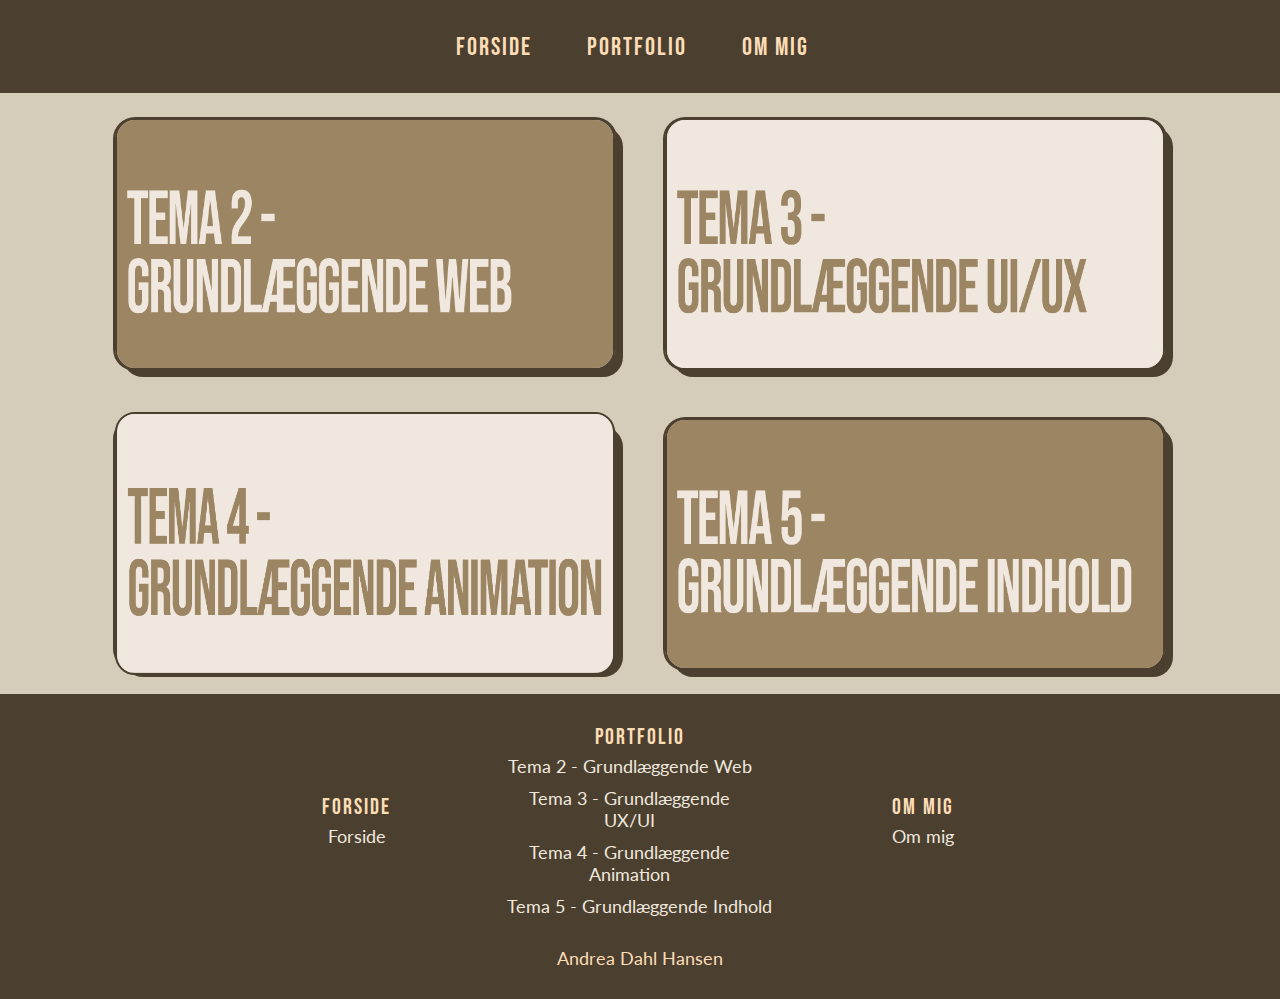
<file: portfolio.html>
<!DOCTYPE html>
<html lang="en">

<head>
    <meta charset="UTF-8">
    <meta name="viewport" content="width=device-width, initial-scale=1.0">
    <link rel="stylesheet" href="layout.css">
    <link rel="stylesheet" href="style.css">
    <link rel="icon" href="favicon/favicon.ico" type="image/x-icon">
    <meta name="robots" content="noindex">
    <title>Portfolio oversigt</title>
</head>

<body>
    <header>
        <nav class="navbar">
            <div class="nav_container">
                <ul class="nav-links">
                    <li class="main_links"><a href="index.html">Forside</a></li>
                    <li class="main_links"><a href="portfolio.html">Portfolio</a></li>
                    <li class="main_links"><a href="cv.html">Om mig</a></li>
                </ul>
                <div class="burger-menu">&#9776;</div>
            </div>
        </nav>
    </header>

    <main id="portfolio">
        <div class="portfolio-container">
            <div class="box">
                <a href="grund-web.html"><img src="img/box-web.webp" alt=""></a>
            </div>
            <div class="box">
                <a href="ui-ux.html"><img src="img/box-ui-ux.webp" alt=""></a>
            </div>
            <div class="box">
                <a href="animation.html"><img src="img/grund-animation.webp" alt=""></a>
            </div>
            <div class="box">
                <a href="grund-indhold.html"><img src="img/box-indhold.webp" alt=""></a>
            </div>
        </div>
    </main>

    <footer class="footer">
        <div class="footer_container">
            <div class="footer-content">
                <div class="footer-column">
                    <h3 class="footer-text">Forside</h3>
                    <ul class="footer-menu">
                        <li><a href="index.html">Forside</a></li>
                    </ul>
                </div>
                <div class="footer-column">
                    <h3 class="footer-text">Portfolio</h3>
                    <ul class="footer-menu">
                        <li><a href="grund-web.html">Tema 2 - Grundlæggende Web</a></li>
                        <li><a href="ui-ux.html">Tema 3 - Grundlæggende UX/UI</a></li>
                        <li><a href="animation.html">Tema 4 - Grundlæggende Animation</a></li>
                        <li><a href="grund-indhold.html">Tema 5 - Grundlæggende Indhold</a></li>
                    </ul>
                </div>
                <div class="footer-column">
                    <h3 class="footer-text">Om mig</h3>
                    <ul class="footer-menu">
                        <li><a href="cv.html">Om mig</a></li>
                    </ul>
                </div>

            </div>
            <div class="footer-bottom">
                <p> Andrea Dahl Hansen</p>
            </div>
        </div>
    </footer>
    <script src="script.js"></script>
</body>

</html>
</file>
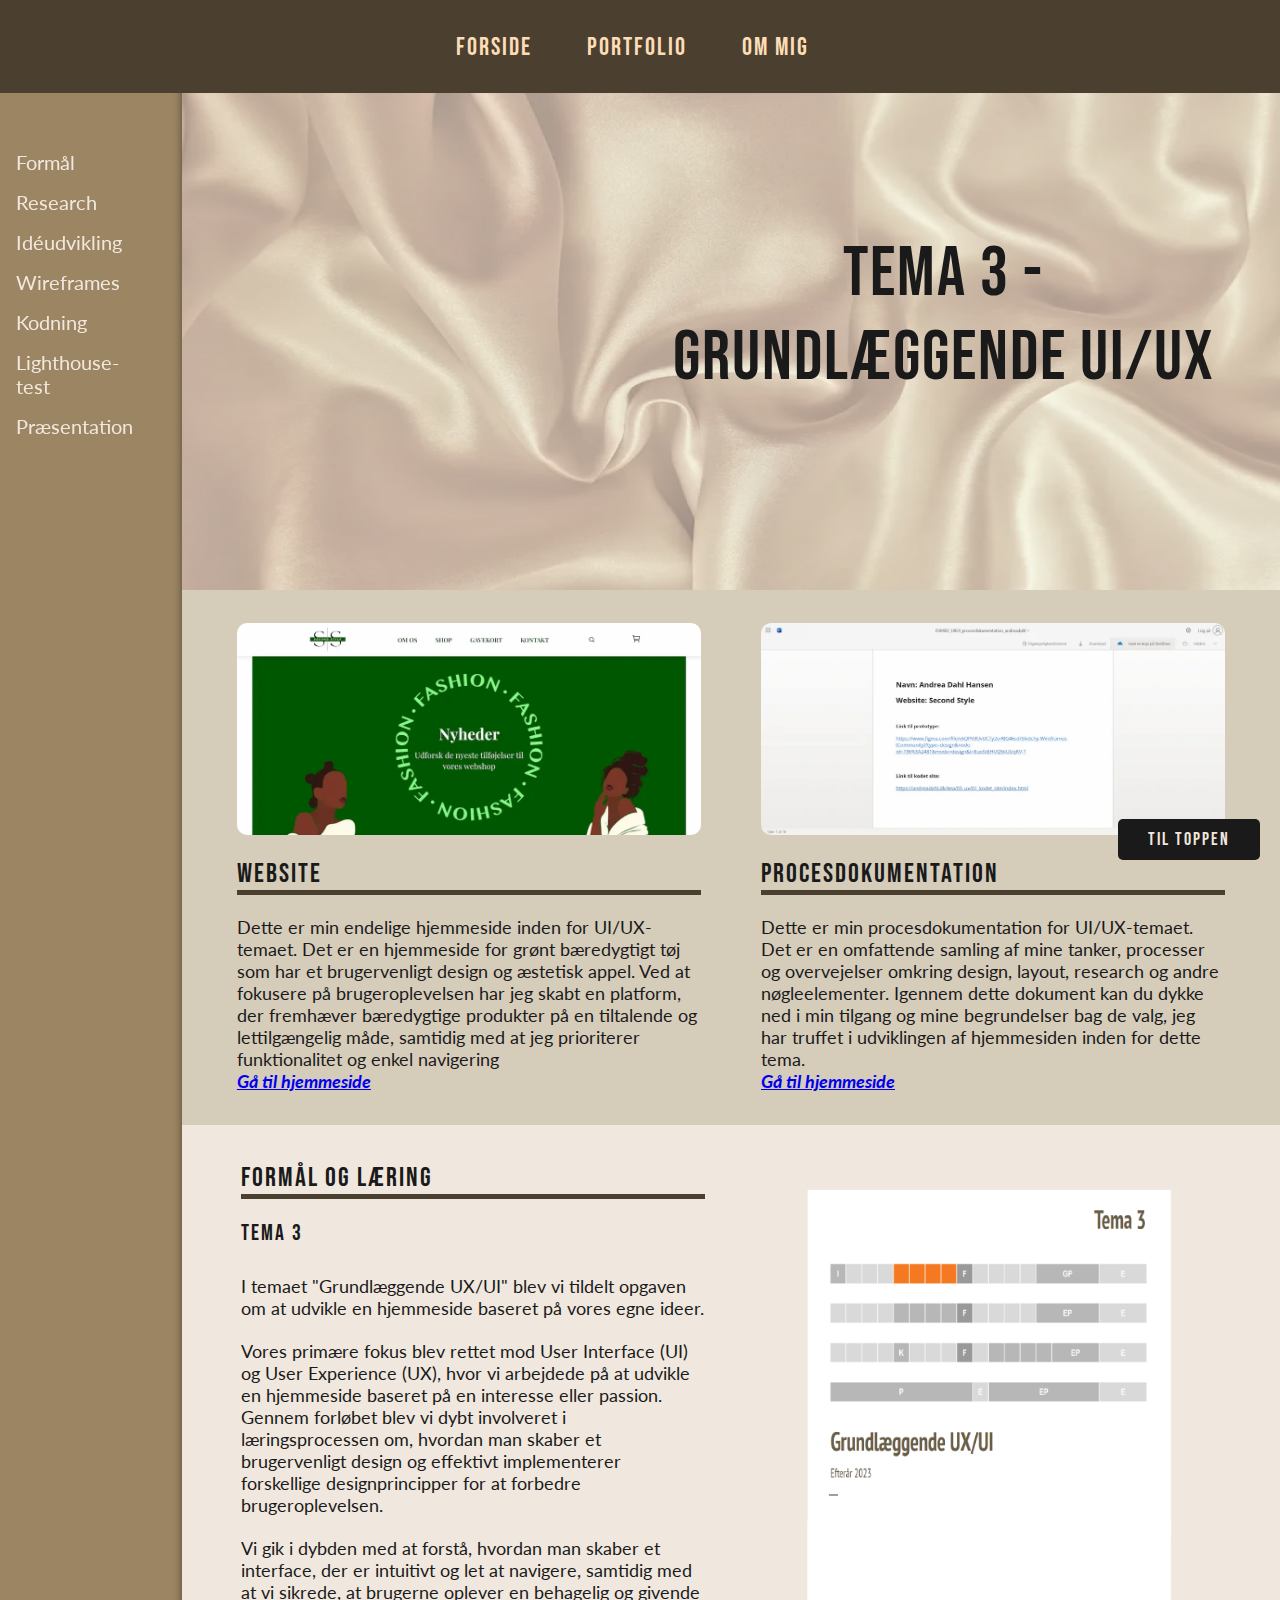
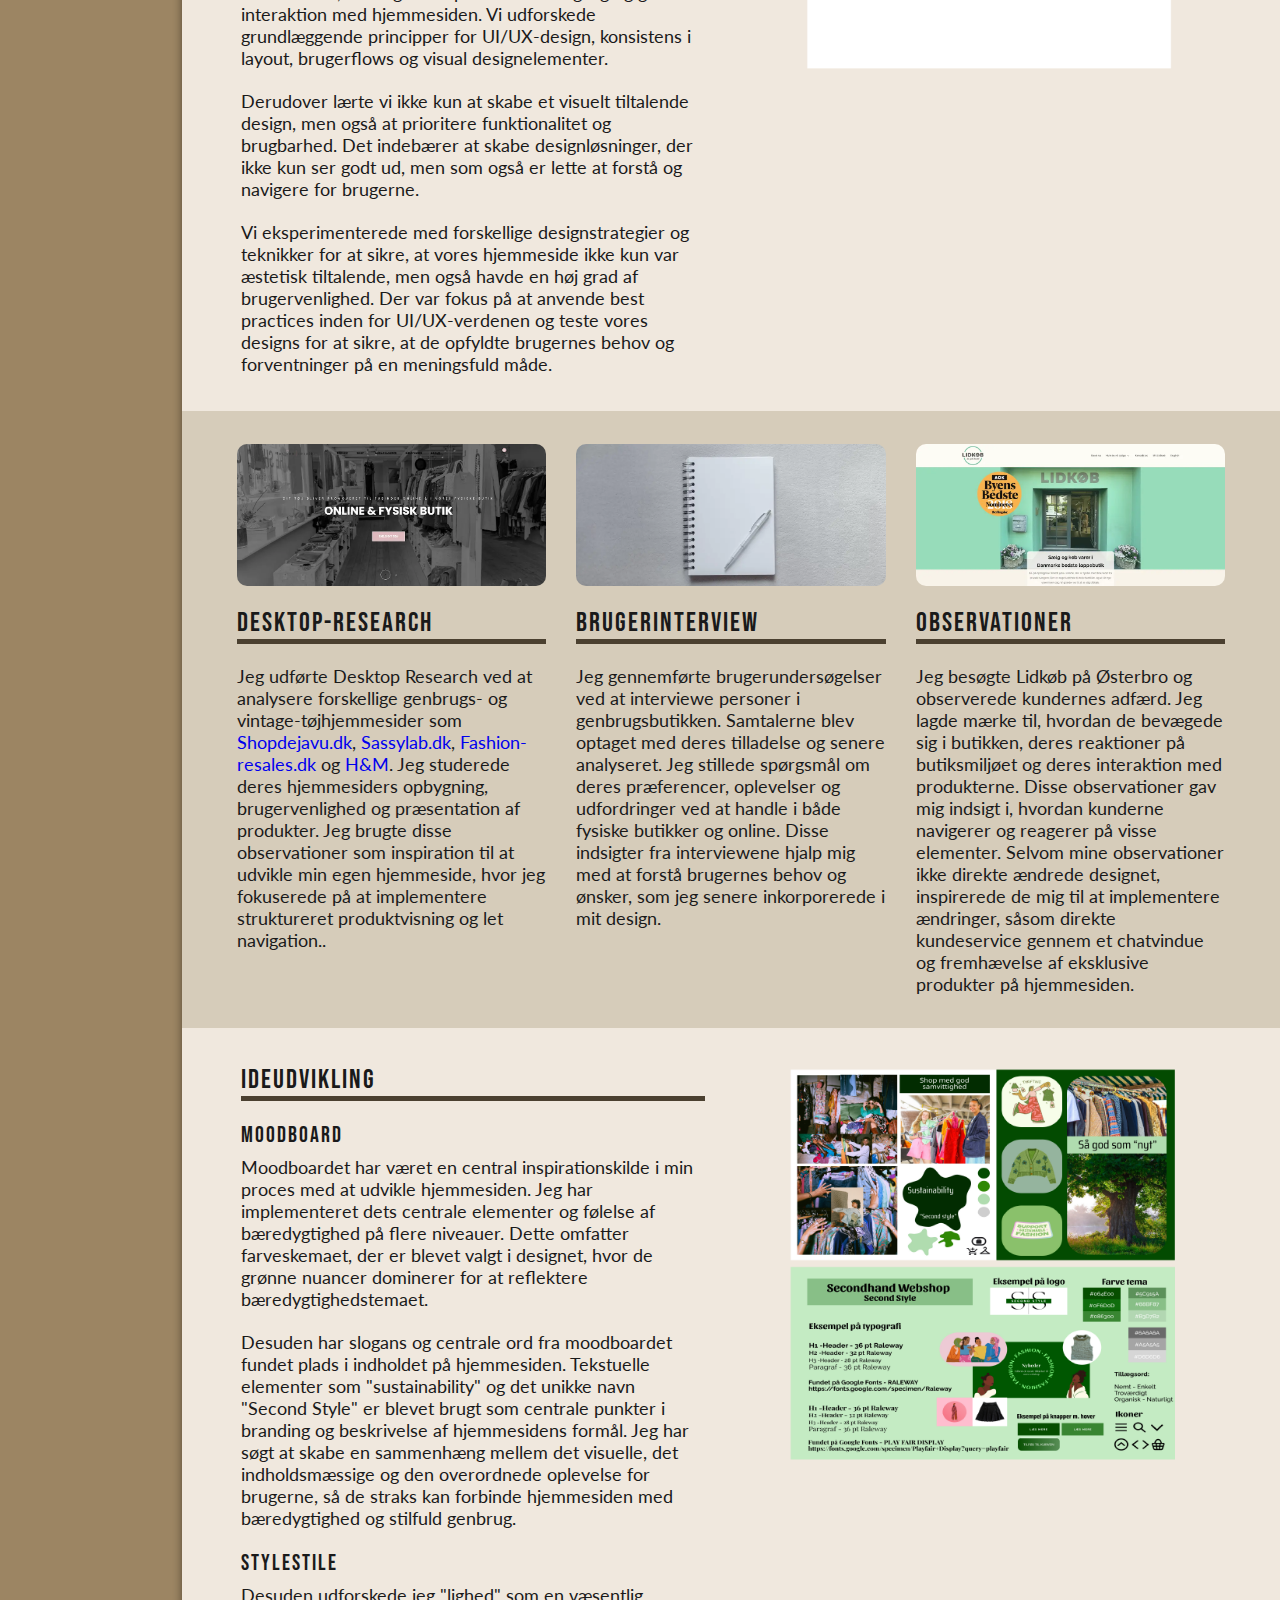
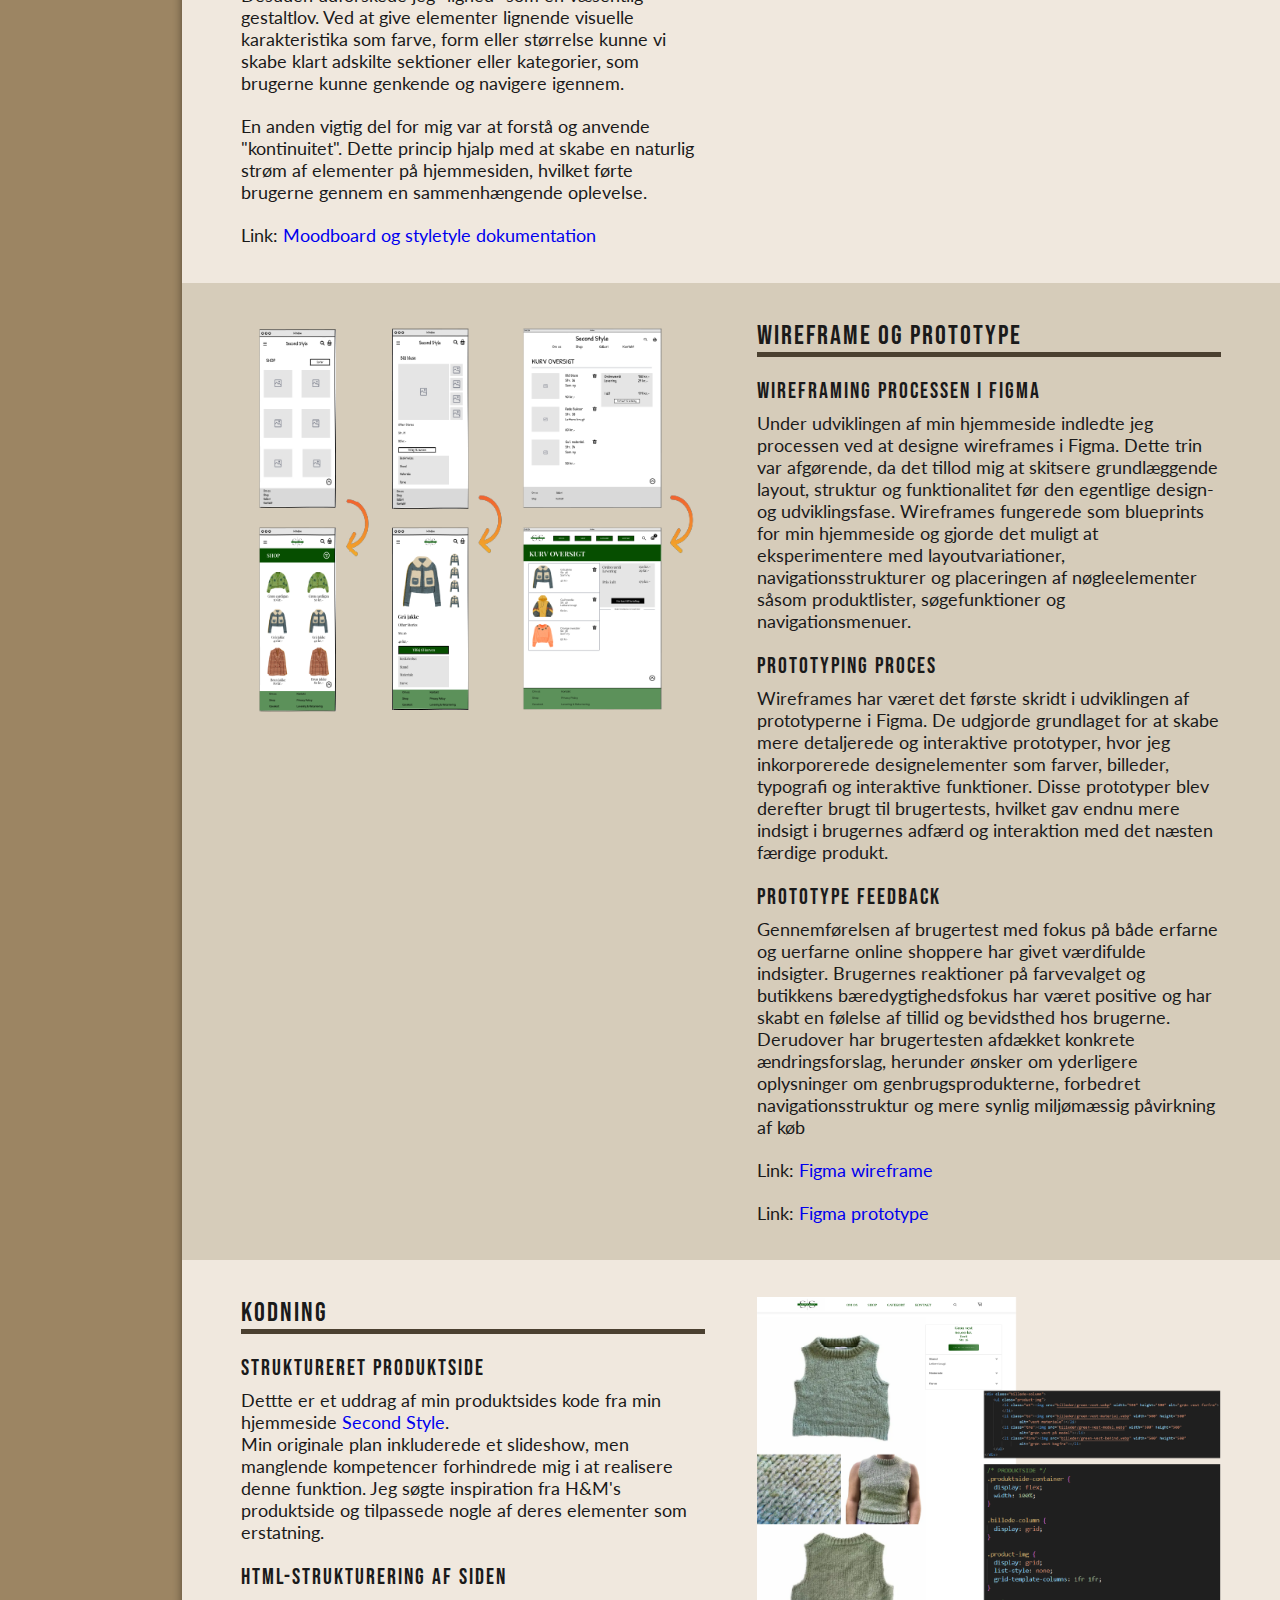
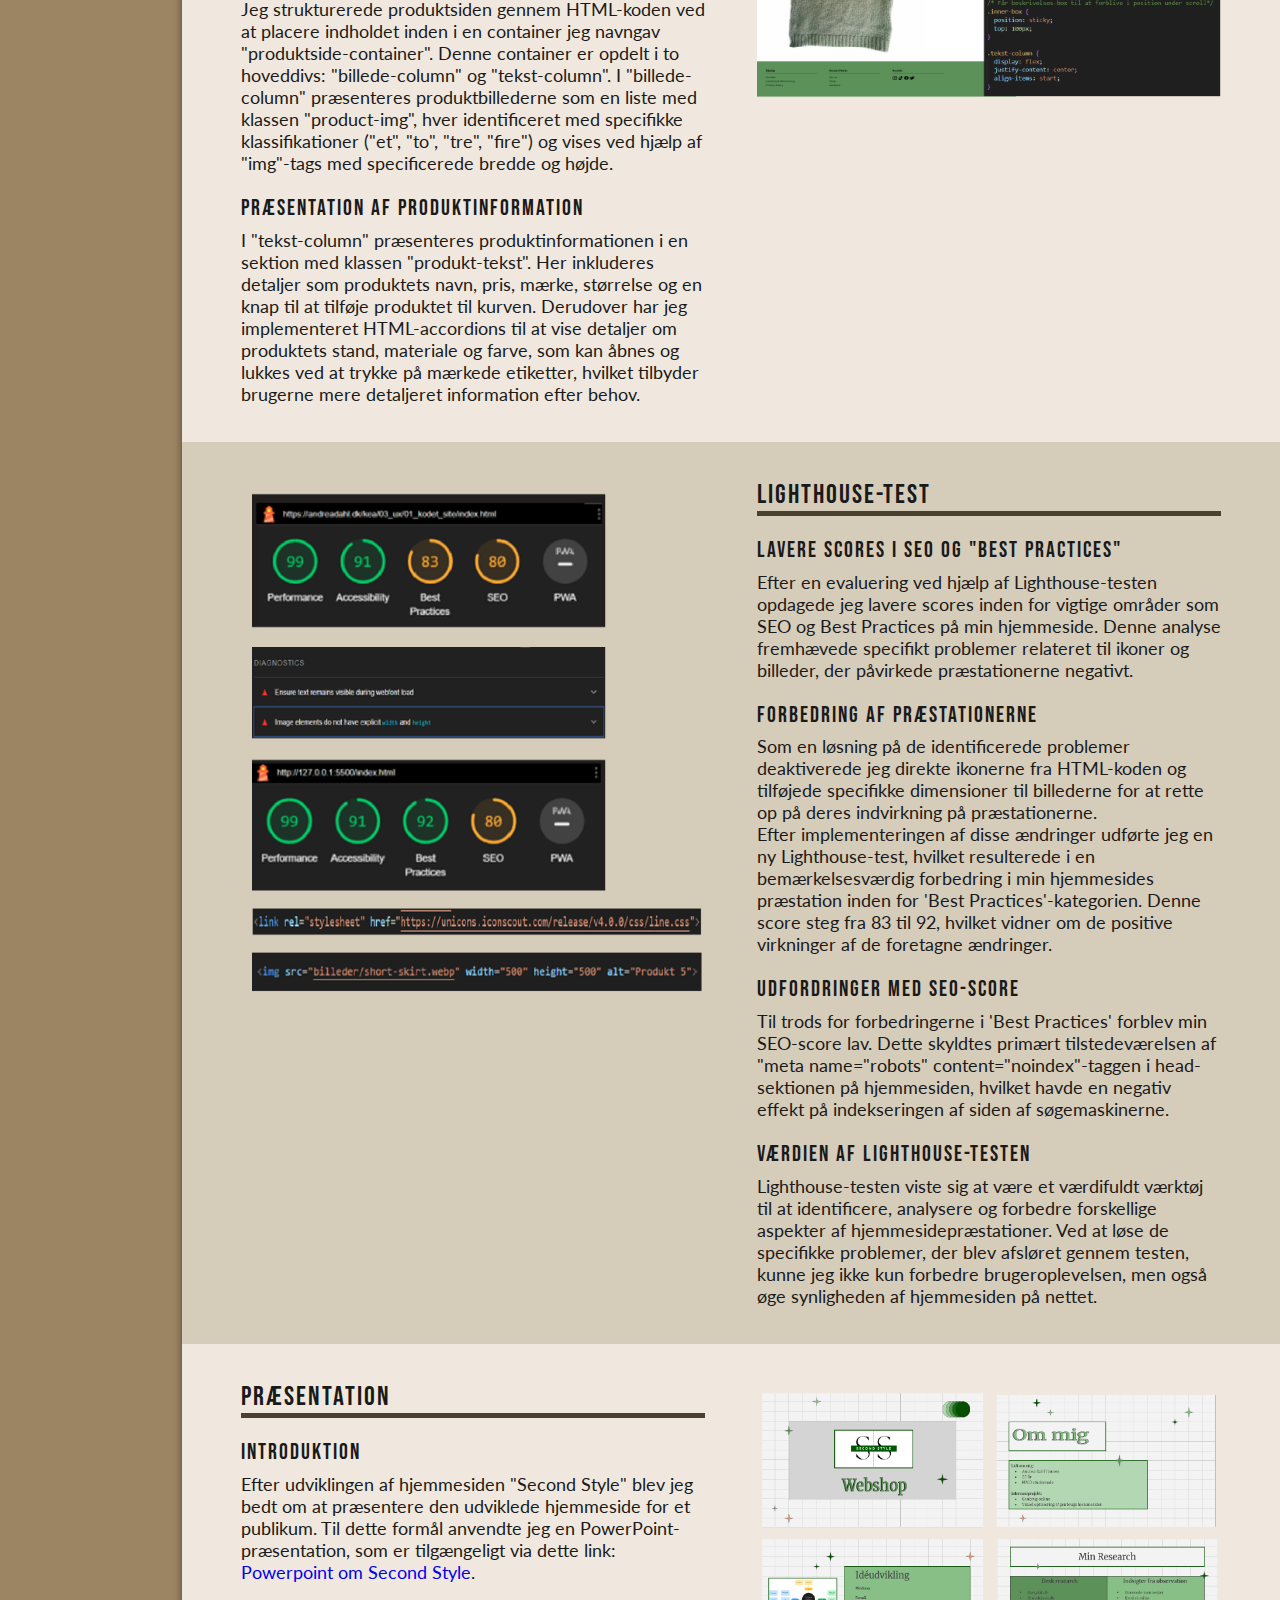
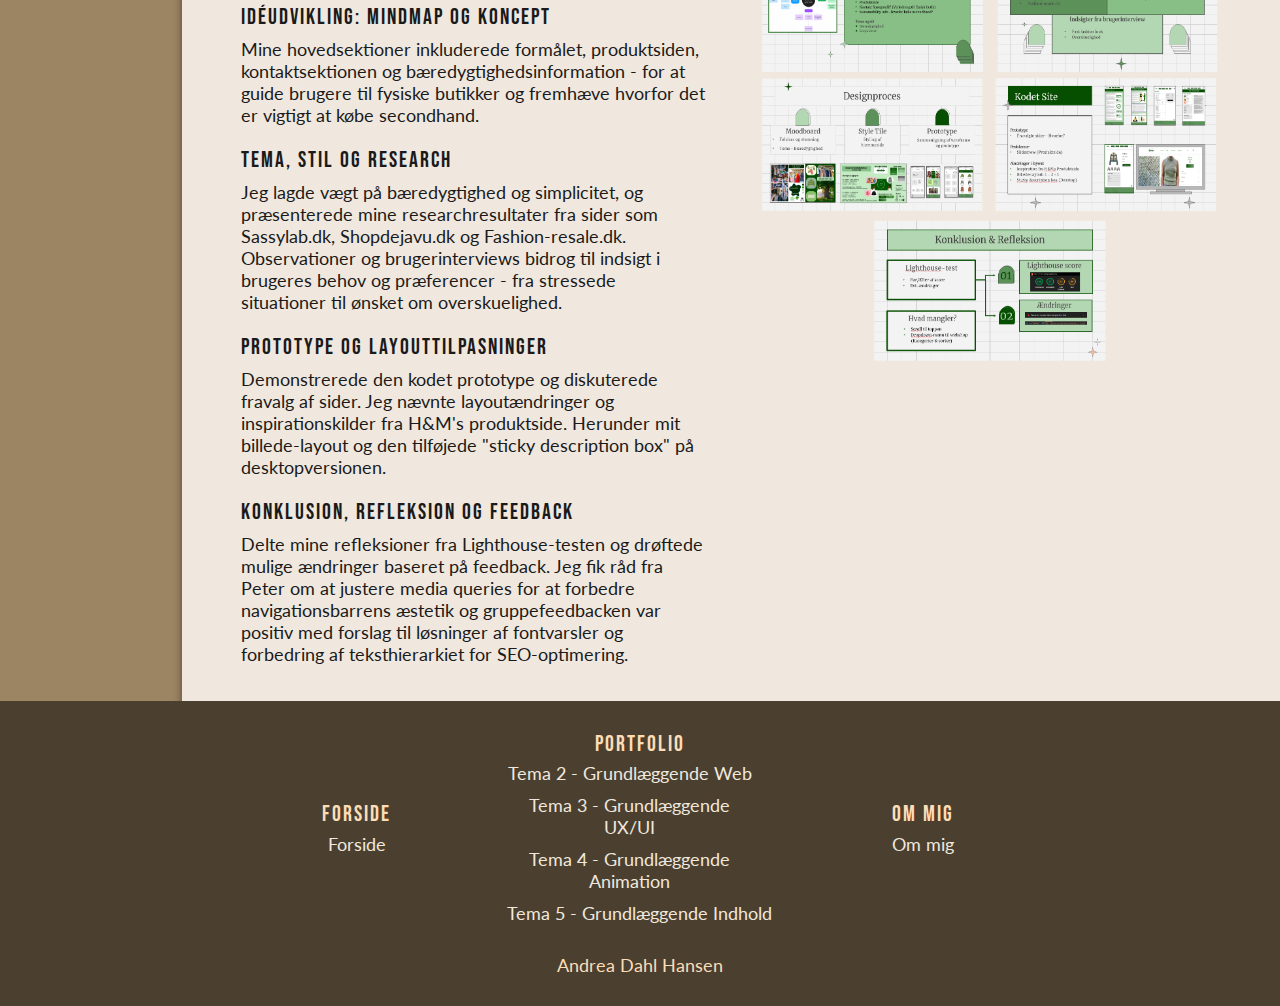
<file: ui-ux.html>
<!DOCTYPE html>
<html lang="da">

<head>
    <meta charset="UTF-8">
    <meta name="viewport" content="width=device-width, initial-scale=1.0">
    <link rel="stylesheet" href="layout.css">
    <link rel="stylesheet" href="style.css">
    <link rel="icon" href="favicon/favicon.ico" type="image/x-icon">
    <meta name="robots" content="noindex">
    <title>UI-UX</title>
</head>

<body>
    <header>
        <nav class="navbar">
            <div class="nav_container">
                <ul class="nav-links">
                    <li class="main_links"><a href="index.html">Forside</a></li>
                    <li class="main_links"><a href="portfolio.html">Portfolio</a></li>
                    <li class="main_links"><a href="cv.html">Om mig</a></li>
                </ul>
                <div class="burger-menu">&#9776;</div>
            </div>
        </nav>
    </header>
    <main>
        <div class="combined-column">
            <div class="sticky-column">
                <!-- Indhold til den sticky venstre kolonne -->
                <!-- Kopier dit eksisterende indhold her -->
                <div class="sticky-indhold">
                    <div class="sidenav">
                        <a href="#Formål">Formål</a>
                        <a href="#Research">Research</a>
                        <a href="#Idéudvikling">Idéudvikling </a>
                        <a href="#Wireframe">Wireframes</a>
                        <a href="#Kodning">Kodning</a>
                        <a href="#Test">Lighthouse-test</a>
                        <a href="#Præsentation">Præsentation</a>
                    </div>
                </div>
            </div>

            <div class="main-column">
                <div class="grund_web_img">
                    <div class="text_corner">Tema 3 - <br>Grundlæggende UI/UX</div>
                    <img src="img/top-img.webp" alt="">
                </div>

                <div class="grund_animation_container indhold-top">
                    <div class="col_1-1">
                        <a href="https://andreadahl.dk/kea/03_ux/01_kodet_site/index.html"><img
                                src="img/ui-ux-website.webp" alt="website"></a>
                        <br>
                        <h2>Website</h2>
                        <br>
                        <p>Dette er min endelige hjemmeside inden for UI/UX-temaet. Det er en hjemmeside for grønt
                            bæredygtigt tøj
                            som har et brugervenligt design og æstetisk appel. Ved at fokusere på
                            brugeroplevelsen har jeg skabt en platform, der fremhæver bæredygtige produkter på en
                            tiltalende og lettilgængelig måde, samtidig med at jeg prioriterer funktionalitet og enkel
                            navigering
                            <br>
                            <a href="https://andreadahl.dk/kea/03_ux/01_kodet_site/index.html"><strong><em><u>Gå til
                                            hjemmeside</u></em></strong></a>
                        </p>
                    </div>
                    <div class="col_1-1">
                        <a href="https://1drv.ms/w/s!AuEsGri_kZRMjV1frU5_VZGsqZAi?e=IBMaUN"><img
                                src="img/dokumentation.webp" alt="dokumentation"></a>
                        <br>
                        <h2>Procesdokumentation</h2>
                        <br>
                        <p>Dette er min procesdokumentation for UI/UX-temaet. Det er en omfattende samling af mine
                            tanker, processer og overvejelser omkring design, layout, research og andre nøgleelementer.
                            Igennem dette dokument kan du dykke ned i min tilgang og mine begrundelser bag de valg, jeg
                            har truffet i udviklingen af hjemmesiden inden for dette tema.
                            <br>
                            <a href="https://1drv.ms/w/s!AuEsGri_kZRMjV1frU5_VZGsqZAi?e=IBMaUN"><strong><em><u>Gå
                                            til
                                            hjemmeside</u></em></strong></a>
                        </p>
                    </div>
                </div>

                <div class="grid_4-1">
                    <div class="col_4-1">
                        <h2 id="Formål">
                            Formål og læring
                        </h2>
                        <br>
                        <h3>Tema 3</h3><br>
                        <p>I temaet "Grundlæggende UX/UI" blev vi tildelt opgaven om at udvikle en hjemmeside baseret på
                            vores egne ideer.</p>
                        <br>
                        <p>

                            Vores primære fokus blev rettet mod User Interface (UI) og User Experience
                            (UX), hvor
                            vi arbejdede på at udvikle en hjemmeside baseret på en interesse eller passion. Gennem
                            forløbet blev
                            vi dybt involveret i læringsprocessen om, hvordan man skaber et brugervenligt design og
                            effektivt
                            implementerer forskellige designprincipper for at forbedre brugeroplevelsen. </p>
                        <br>
                        <p> Vi gik i dybden med at forstå, hvordan man skaber et interface, der er intuitivt og let
                            at
                            navigere,
                            samtidig med at vi sikrede, at brugerne oplever en behagelig og givende interaktion med
                            hjemmesiden.
                            Vi udforskede grundlæggende principper for UI/UX-design, konsistens
                            i layout, brugerflows og visual designelementer. </p>
                        <br>
                        <p> Derudover lærte vi ikke kun at skabe et visuelt tiltalende design, men også at
                            prioritere
                            funktionalitet og brugbarhed. Det indebærer at skabe designløsninger, der ikke kun ser
                            godt
                            ud, men
                            som også er lette at forstå og navigere for brugerne. </p>
                        <br>
                        <p> Vi eksperimenterede med forskellige designstrategier og teknikker for at sikre, at vores
                            hjemmeside
                            ikke kun var æstetisk tiltalende, men også havde en høj grad af brugervenlighed. Der var
                            fokus på at
                            anvende best practices inden for UI/UX-verdenen og teste vores designs for at sikre, at
                            de
                            opfyldte
                            brugernes behov og forventninger på en meningsfuld måde.
                        </p>
                    </div>
                    <div class="col_4-2">
                        <img src="img/top-ux.webp" alt="">
                    </div>
                </div>

                <div class="grund_web_container">
                    <div class="col_1-1">
                        <img id="Research" src="img/fashion-resales.webp" alt="Genbrugshjemmeside">
                        <br>
                        <h2>Desktop-research</h2>
                        <br>
                        <p>
                            Jeg udførte Desktop Research ved at analysere forskellige genbrugs- og
                            vintage-tøjhjemmesider som <a href="https://shopdejavu.dk/">Shopdejavu.dk</a>, <a
                                href="https://sassylab.dk/">Sassylab.dk</a>, <a
                                href="https://fashion-resales.dk/">Fashion-resales.dk</a> og <a
                                href="https://www2.hm.com/da_dk/index.html">H&M</a>. Jeg
                            studerede deres hjemmesiders opbygning, brugervenlighed og præsentation af produkter.
                            Jeg
                            brugte disse observationer som inspiration til at udvikle min egen hjemmeside, hvor jeg
                            fokuserede på at implementere struktureret produktvisning og let navigation..
                        </p>
                    </div>

                    <div class="col_1-1">
                        <img src="img/notepad.webp" alt="Brugerinterview">
                        <br>
                        <h2>Brugerinterview</h2>
                        <br>

                        <p> Jeg gennemførte brugerundersøgelser ved at interviewe personer i genbrugsbutikken.
                            Samtalerne blev optaget med deres tilladelse og senere analyseret. Jeg stillede
                            spørgsmål om
                            deres præferencer, oplevelser og udfordringer ved at handle i både fysiske butikker og
                            online. Disse indsigter fra interviewene hjalp mig med at forstå brugernes behov og
                            ønsker,
                            som jeg senere inkorporerede i mit design.</p>

                    </div>

                    <div class="col_1-1">
                        <img src="img/lidkob.webp" alt="Lidkøb">
                        <br>
                        <h2>Observationer</h2>
                        <br>

                        <p>
                            Jeg besøgte Lidkøb på Østerbro og observerede kundernes adfærd. Jeg lagde mærke til,
                            hvordan
                            de bevægede sig i butikken, deres reaktioner på butiksmiljøet og deres interaktion med
                            produkterne. Disse observationer gav mig indsigt i, hvordan kunderne navigerer og
                            reagerer
                            på visse elementer. Selvom mine observationer ikke direkte ændrede designet, inspirerede
                            de
                            mig til at implementere ændringer, såsom direkte kundeservice gennem et chatvindue og
                            fremhævelse af eksklusive produkter på hjemmesiden.</p>

                    </div>
                </div>
                <div class="grid_4-3">
                    <div class="col_4-5">
                        <h2 id="Idéudvikling">
                            Ideudvikling
                        </h2>
                        <br>
                        <h3>Moodboard</h3>
                        <p>
                            Moodboardet har været en central inspirationskilde i min proces med at udvikle
                            hjemmesiden.
                            Jeg har
                            implementeret dets centrale elementer og følelse af bæredygtighed på flere niveauer.
                            Dette
                            omfatter
                            farveskemaet, der er blevet valgt i designet, hvor de grønne nuancer dominerer for at
                            reflektere
                            bæredygtighedstemaet.</p>
                        <br>
                        <p> Desuden har slogans og centrale ord fra moodboardet fundet plads i indholdet på
                            hjemmesiden.
                            Tekstuelle elementer som "sustainability" og det unikke navn "Second Style" er blevet
                            brugt
                            som
                            centrale punkter i branding og beskrivelse af hjemmesidens formål. Jeg har søgt at skabe
                            en
                            sammenhæng mellem det visuelle, det indholdsmæssige og den overordnede oplevelse for
                            brugerne, så de
                            straks kan forbinde hjemmesiden med bæredygtighed og stilfuld genbrug.</p>
                        <br>
                        <h3>Stylestile</h3>
                        <p>Desuden udforskede jeg "lighed" som en væsentlig gestaltlov. Ved at give elementer
                            lignende
                            visuelle
                            karakteristika som farve, form eller størrelse kunne vi skabe klart adskilte sektioner
                            eller
                            kategorier, som brugerne kunne genkende og navigere igennem.</p>
                        <br>
                        <p> En anden vigtig del for mig var at forstå og anvende "kontinuitet". Dette
                            princip
                            hjalp med
                            at skabe en naturlig strøm af elementer på hjemmesiden, hvilket førte brugerne gennem en
                            sammenhængende oplevelse.
                        </p>
                        <br>
                        <p>Link: <a
                                href="https://onedrive.live.com/view.aspx?resid=4C9491BFB81A2CE1%211757&authkey=!AF-tTn9VkaypkCI">Moodboard
                                og styletyle dokumentation</a></p>
                    </div>
                    <div class="col_4-6">
                        <img class="brigadebillede" src="img/moodboard2.webp" alt="Moodboard og styletyle">
                    </div>
                </div>

                <div class="grid_4-4">
                    <div class="col_4-7">
                        <img class="brigadebillede" src="img/prototype.webp" alt="prototype">
                    </div>
                    <div class="col_4-8">
                        <h2 id="Wireframe">
                            Wireframe og Prototype
                        </h2>
                        <br>
                        <h3>Wireframing Processen i Figma</h3>
                        <p>
                            Under udviklingen af min hjemmeside indledte jeg processen ved at designe wireframes i
                            Figma. Dette
                            trin var afgørende, da det tillod mig at skitsere grundlæggende layout, struktur og
                            funktionalitet
                            før den egentlige design- og udviklingsfase.
                            Wireframes fungerede som blueprints for min hjemmeside
                            og gjorde det muligt at eksperimentere med layoutvariationer, navigationsstrukturer og
                            placeringen
                            af nøgleelementer såsom produktlister, søgefunktioner og navigationsmenuer.
                        </p>
                        <br>
                        <h3>Prototyping Proces</h3>
                        <p>Wireframes har været det første skridt i udviklingen af prototyperne i Figma. De udgjorde
                            grundlaget
                            for at skabe mere detaljerede og interaktive prototyper, hvor jeg inkorporerede
                            designelementer som
                            farver, billeder, typografi og interaktive funktioner. Disse prototyper blev derefter
                            brugt
                            til
                            brugertests, hvilket gav endnu mere indsigt i brugernes adfærd og interaktion med det
                            næsten
                            færdige
                            produkt.</p>
                        <br>
                        <h3>Prototype feedback</h3>
                        <p>Gennemførelsen af brugertest med fokus på både erfarne og uerfarne online shoppere har
                            givet
                            værdifulde indsigter. Brugernes reaktioner på farvevalget og butikkens
                            bæredygtighedsfokus
                            har været
                            positive og har skabt en følelse af tillid og bevidsthed hos brugerne. Derudover har
                            brugertesten
                            afdækket konkrete ændringsforslag, herunder ønsker om yderligere oplysninger om
                            genbrugsprodukterne,
                            forbedret navigationsstruktur og mere synlig miljømæssig påvirkning af køb</p>
                        <br>
                        <p>Link: <a
                                href="https://www.figma.com/file/c6QPV3UvUCTy2srRJG46cd/Sketchy-Wireframes-(Community)?type=design&node-id=685%3A679&mode=design&t=95HOEqJdePlLL3Ce-1">Figma
                                wireframe</a></p>
                        <br>
                        <p>Link: <a
                                href="https://www.figma.com/file/c6QPV3UvUCTy2srRJG46cd/Sketchy-Wireframes-(Community)?type=design&node-id=736%3A2481&mode=design&t=EuoStEHUQ5kUUqKV-1">Figma
                                prototype</a></p>

                    </div>
                </div>
                <div class="grid_4-5">
                    <div class="col_4-9">
                        <h2 id="Kodning">
                            Kodning
                        </h2>
                        <br>
                        <h3> Struktureret produktside</h3>
                        <p>
                            Dettte er et uddrag af min produktsides kode fra min hjemmeside <a
                                href="https://andreadahl.dk/kea/03_ux/01_kodet_site/produktside.html">Second
                                Style</a>.
                            <br>Min originale plan inkluderede et slideshow, men manglende kompetencer forhindrede
                            mig i
                            at
                            realisere denne funktion. Jeg søgte inspiration fra H&M's produktside og tilpassede
                            nogle af
                            deres elementer som erstatning.
                        </p>
                        <br>

                        <h3>HTML-strukturering af siden</h3>
                        <p>Jeg strukturerede produktsiden gennem HTML-koden ved at placere indholdet inden i en
                            container
                            jeg navngav "produktside-container". Denne container er opdelt i
                            to
                            hoveddivs: "billede-column" og "tekst-column". I "billede-column" præsenteres
                            produktbillederne som en liste med klassen "product-img", hver identificeret med
                            specifikke
                            klassifikationer ("et", "to", "tre", "fire") og vises ved hjælp af "img"-tags med
                            specificerede bredde og højde.
                            <br>
                        </p>
                        <br>

                        <h3>Præsentation af produktinformation</h3>
                        <p>I "tekst-column" præsenteres produktinformationen i en sektion med klassen
                            "produkt-tekst".
                            Her inkluderes detaljer som produktets navn, pris, mærke, størrelse og en knap til at
                            tilføje produktet til kurven. Derudover har jeg implementeret HTML-accordions til at
                            vise
                            detaljer om produktets stand, materiale og farve, som kan åbnes og lukkes ved at trykke
                            på
                            mærkede etiketter, hvilket tilbyder brugerne mere detaljeret information efter behov.
                            <br>

                        </p>

                    </div>
                    <div class="col_4-10">
                        <img src="img/kode-ux-ui.webp" alt="kode">
                    </div>
                </div>
                <div class="grid_4-6">
                    <div class="col_4-11">
                        <img src="img/test-ux.webp" alt="test">
                    </div>
                    <div class="col_4-10">
                        <h2 id="Test">
                            Lighthouse-test
                        </h2>
                        <br>
                        <h3>Lavere scores i SEO og "Best Practices"</h3>
                        <p>Efter en evaluering ved hjælp af Lighthouse-testen opdagede jeg lavere scores inden
                            for vigtige områder som SEO og Best Practices på min hjemmeside. Denne analyse
                            fremhævede
                            specifikt problemer relateret til ikoner og billeder, der påvirkede præstationerne
                            negativt.
                        </p>
                        <br>
                        <h3>Forbedring af præstationerne</h3>
                        <p>Som en løsning på de identificerede problemer deaktiverede jeg direkte ikonerne fra
                            HTML-koden og tilføjede specifikke dimensioner til billederne for at rette op på deres
                            indvirkning på præstationerne.
                            <br>
                            Efter implementeringen af disse ændringer udførte jeg en ny
                            Lighthouse-test, hvilket
                            resulterede i en bemærkelsesværdig forbedring i min hjemmesides præstation inden for
                            'Best
                            Practices'-kategorien. Denne score steg fra 83 til 92, hvilket vidner om de positive
                            virkninger af de foretagne ændringer.
                        </p>
                        <br>
                        <h3>Udfordringer med SEO-score</h3>
                        <p>Til trods for forbedringerne i 'Best Practices' forblev min SEO-score lav. Dette skyldtes
                            primært tilstedeværelsen af
                            "meta name="robots" content="noindex"-taggen i head-sektionen på hjemmesiden, hvilket
                            havde
                            en negativ effekt på indekseringen af siden af søgemaskinerne.</p>
                        <br>
                        <h3>Værdien af Lighthouse-testen</h3>
                        <p> Lighthouse-testen viste sig at være et værdifuldt værktøj til at identificere, analysere
                            og
                            forbedre forskellige aspekter af hjemmesidepræstationer. Ved at løse de specifikke
                            problemer, der blev afsløret gennem testen, kunne jeg ikke kun forbedre
                            brugeroplevelsen,
                            men også øge synligheden af hjemmesiden på nettet.
                        </p>
                    </div>
                </div>
                <div class="grid_4-7">
                    <div class="col_4-12">
                        <h2 id="Præsentation">
                            Præsentation
                        </h2>
                        <br>
                        <h3>Introduktion</h3>
                        <p>
                            Efter udviklingen af hjemmesiden "Second Style" blev jeg bedt om at præsentere den
                            udviklede
                            hjemmeside for et publikum. Til dette formål anvendte jeg en PowerPoint-præsentation,
                            som
                            er tilgængeligt via dette link: <a
                                href="https://1drv.ms/p/s!AuEsGri_kZRMjVPrggNaUK3VK9o9?e=SwdBzC">Powerpoint om
                                Second
                                Style</a>.
                        </p>
                        <br>

                        <h3>Idéudvikling: Mindmap og Koncept</h3>
                        <p>Mine
                            hovedsektioner inkluderede formålet, produktsiden, kontaktsektionen og
                            bæredygtighedsinformation - for at guide brugere til fysiske butikker og fremhæve
                            hvorfor
                            det er vigtigt at købe secondhand.

                        </p>
                        <br>
                        <h3>Tema, Stil og Research</h3>
                        <p>Jeg lagde vægt på bæredygtighed og simplicitet, og præsenterede mine researchresultater
                            fra
                            sider som Sassylab.dk, Shopdejavu.dk og Fashion-resale.dk. Observationer og
                            brugerinterviews
                            bidrog til indsigt i brugeres behov og præferencer - fra stressede situationer til
                            ønsket om
                            overskuelighed.

                        </p>
                        <br>
                        <h3>Prototype og Layouttilpasninger</h3>
                        <p>Demonstrerede den kodet prototype og diskuterede fravalg af sider. Jeg nævnte
                            layoutændringer
                            og inspirationskilder fra H&M's produktside. Herunder mit billede-layout og den
                            tilføjede
                            "sticky description box" på desktopversionen.

                        </p>
                        <br>
                        <h3>Konklusion, Refleksion og Feedback</h3>
                        <p>Delte mine refleksioner fra Lighthouse-testen og drøftede mulige ændringer baseret på
                            feedback. Jeg fik råd fra Peter om at justere media queries for at forbedre
                            navigationsbarrens æstetik og gruppefeedbacken var positiv med forslag til løsninger af
                            fontvarsler og forbedring af teksthierarkiet for SEO-optimering.


                        </p>

                    </div>
                    <div class="col_4-13">
                        <a href="https://1drv.ms/p/s!AuEsGri_kZRMjVPrggNaUK3VK9o9?e=SwdBzC"><img
                                src="img/presentation-ux.webp" alt="presentation"></a>
                    </div>
                </div>


                <button onclick="topFunction()" id="myBtn" title="Til toppen">Til toppen</button>
            </div>
        </div>
    </main>
    <footer class="footer">
        <div class="footer_container">
            <div class="footer-content">
                <div class="footer-column">
                    <h3 class="footer-text">Forside</h3>
                    <ul class="footer-menu">
                        <li><a href="index.html">Forside</a></li>
                    </ul>
                </div>
                <div class="footer-column">
                    <h3 class="footer-text">Portfolio</h3>
                    <ul class="footer-menu">
                        <li><a href="grund-web.html">Tema 2 - Grundlæggende Web</a></li>
                        <li><a href="ui-ux.html">Tema 3 - Grundlæggende UX/UI</a></li>
                        <li><a href="animation.html">Tema 4 - Grundlæggende Animation</a></li>
                        <li><a href="grund-indhold.html">Tema 5 - Grundlæggende Indhold</a></li>
                    </ul>
                </div>
                <div class="footer-column">
                    <h3 class="footer-text">Om mig</h3>
                    <ul class="footer-menu">
                        <li><a href="cv.html">Om mig</a></li>
                    </ul>
                </div>

            </div>
            <div class="footer-bottom">
                <p> Andrea Dahl Hansen</p>
            </div>
        </div>
    </footer>
    <script src="script.js"></script>

</body>

</html>
</file>
<file: layout.css>
* {
  box-sizing: border-box;
  margin: 0;
}

img {
  width: 100%;
  height: auto;
  display: block;
}

main {
  background-color: #f0e8de;
}

li {
  font-family: "Lato", sans-serif;
  font-weight: 400;
}

ul {
  padding-left: 20px;
}

a {
  text-decoration: none;
}
/*SCROLL TO TOP*/
#myBtn {
  position: fixed; /* Knappen forbliver fast positioneret på siden, selv når man scroller */
  bottom: 40px;
  right: 20px;
  z-index: 99;
  font-size: 18px;
  padding: 10px 30px;
  border: none;
  outline: none;
  background-color: #1a1a1a;
  color: #f0e8de;
  cursor: pointer;
  border-radius: 5px;
  font-family: "Lato", sans-serif;
  font-weight: 400;
  font-family: "Bebas Neue", sans-serif;
  font-weight: 400;
  letter-spacing: 2px;
}

#myBtn:hover {
  background-color: #75644a;
}

/* BURGERMENU */
.burger-menu {
  display: none;
  cursor: pointer;
  color: #f0e8de;
  font-size: 40px;
  padding-left: 30px;
}

.nav-links {
  display: none;
  flex-direction: column;
  position: absolute;
  width: 40%;
  background-color: #75644a;
  top: 74px; /* Height of the navbar */
  left: 0;
  color: #4b4030;
  padding: 30px;
  font-size: 18px;
}

.nav-links li {
  margin-right: 0;
  margin-bottom: 10px;
  list-style: none;
}

.burger-menu {
  display: block;
}

.burger-menu:hover {
  color: #f0e8de;
}

.nav-links a {
  text-decoration: none;
  color: #fdddb6;
  padding: 0px 0px;
  border-radius: 0px;
  font-family: "Bebas Neue", sans-serif;
  font-weight: 400;
  letter-spacing: 2px;
}

.navbar {
  color: #4b4030;
  background-color: #4b4030;
  padding-bottom: 10px;
  padding-top: 10px;
}

/*HOVER*/
a:hover {
  color: #9c8563;
}

/*FOOTER*/
.footer {
  font-size: 18px;
  text-align: center;
  background-color: #4b4030;
  color: #f0e8de;
  padding-left: 20px;
}

.footer-menu a {
  color: #f0e8de;
  text-decoration: none;
}

.footer-content {
  grid-template-columns: repeat(1, 1fr);
  row-gap: 20px;
}
.footer-menu {
  text-align: left;
}
.footer-menu li {
  display: block;
  margin-bottom: 10px;
}

.footer ul {
  padding-left: 0px;
}

.footer-text {
  text-align: left;
}
.footer-bottom p {
  text-align: left;
  padding-top: 10px;
  padding-bottom: 20px;
  color: #fdddb6;
}

.footer h3 {
  padding-top: 20px;
  color: #fdddb6;
}

.footer-menu a:hover {
  color: #9c8563;
  text-decoration: none;
}

@media screen and (min-width: 768px) {
  /*NAVIGATIONSBAR*/
  .burger-menu {
    display: none;
  }

  .nav-links {
    display: flex;
    align-items: center;
    justify-content: center;
    position: relative;
    width: auto;
    background-color: transparent;
    top: auto;
    left: auto;
    flex-direction: row;
    font-size: 25px;
    padding: 20px;
  }

  .nav-links li {
    margin-right: 15px;
    margin-bottom: 0;
  }

  .nav-links a {
    padding: 10px 20px;
    background-color: transparent;
    border-radius: 0;
  }

  .nav-links a:hover {
    color: #9c8563;
    background-color: transparent;
  }

  /*FOOTER*/
  .footer {
    font-size: 18px;
    text-align: center;
    background-color: #4b4030;
    color: #f0e8de;
    padding: 30px 0;
  }

  .footer_container {
    width: 100%;
    margin: 0 auto;
    padding: 0 50px;
  }

  .footer-content {
    display: grid;
    grid-template-columns: 25% 23% 25%;
  }

  .footer-menu {
    list-style: none;
    padding: 0;
    margin: 0;
    text-align: center;
  }

  .footer-menu li {
    display: inline-block;
    margin-right: 20px;
  }

  .footer-menu li:last-child {
    margin-right: 0;
  }

  .footer-bottom {
    margin-top: 20px;
    text-align: center;
  }

  .footer-bottom p {
    padding-top: 0;
    padding-bottom: 0;
    margin: 0;
    text-align: center;
  }

  .footer-content {
    justify-content: center;
    align-items: center;
  }

  .footer-menu {
    text-align: center;
  }

  .footer-text {
    text-align: center;
  }

  .footer h3 {
    padding-top: 0px;
  }

  main {
    padding: 0px;
    background-color: #f0e8de;
  }
}
</file>
<file: style.css>
@import url("https://fonts.googleapis.com/css2?family=Bebas+Neue&family=Lato:wght@100;300;400;700&display=swap");

* {
  box-sizing: border-box;
  margin: 0;
}

img {
  width: 100%;
  height: auto;
  display: block;
}

h1,
h2,
h3,
h4 {
  font-family: "Bebas Neue", sans-serif;
  font-weight: 400;
  letter-spacing: 2px;
}

p {
  font-family: "Lato", sans-serif;
  font-weight: 400;
}

a {
  font-family: "Lato", sans-serif;
  font-weight: 400;
}
/*FORSIDE*/
.forside-container {
  background-image: url(img/forside.webp);
  background-size: cover;
  background-repeat: no-repeat;
  background-position: center center;
  height: 100vh;
  position: relative;
  display: inline-block;
  width: 100%;
  display: flex;
  flex-direction: column;
  justify-content: center;
  align-items: center;
}

.tekst-container {
  display: flex;
  flex-direction: column;
  background-color: rgba(253, 221, 182, 0.7); /* Ændret til en mere gennemsigtig farve */
  padding: 0px 60px;
  border-radius: 10px;
  margin-top: 250px; /* Juster topmargenen efter behov */
}

.tekst-over-billede {
  pointer-events: auto;
  text-decoration: none;
  color: #000;
  padding: 5px 10px;
  margin: 5px;
  font-family: "Bebas Neue", sans-serif;
  font-weight: 400;
  font-size: 25px;
  letter-spacing: 2px;
}
/*PORTFOLIO*/

.box {
  transition: transform 0.3s ease-in-out;
  padding-bottom: 10px;
  padding-top: 10px;
  box-shadow: 0 0 0 2px #4b4030, 8px 8px 0 0 #4b4030;
}

.box img {
  border-radius: 20px;
  border: 2px solid #4b4030;
}

.box:hover {
  transform: scale(1.1);
}

/*SKIFTENDE LAYOUT*/

.full-width-column {
  background-color: #4b4030;
  padding: 30px;
  box-sizing: border-box;
  text-align: center;
  width: 100%; /* Dette får kolonnen til at strække sig over hele skærmen */
}

.full-width-column h1 {
  color: #fff;
}

.grid_4-1,
.grid_4-3,
.grid_4-4,
.grid_4-5,
.grid_4-7 {
  color: #1a1a1a;
  background-color: #f0e8de;
  padding: 5%;
}

.grid_4-2,
.grid_4-4,
.grid_4-6,
.grid_5-3,
.grid_5-6 {
  color: #1a1a1a;
  background-color: rgb(214, 204, 186);
  padding: 5%;
}

.grid_4-1,
.grid_4-2,
.grid_4-3,
.grid_4-4,
.grid_4-5,
.grid_4-6,
.grid_5-6 {
  display: grid;
  grid-template-columns: 1fr;
}

/*3 KOLONNE*/

.grund_web_container {
  grid-template-columns: 1fr; /* Ændrer til en kolonne for mindre skærme */
  background-color: rgb(214, 204, 186);
  padding: 5%;
  color: #1a1a1a;
}

.grund_web_container img {
  border-radius: 10px;
}

/* 2 KOLONNE*/
.grund_animation_container {
  grid-template-columns: 1fr; /* Ændrer til en kolonne for mindre skærme */
  background-color: #f0e8de;
  padding: 5%;
  color: #1a1a1a;
}

.grund_animation_container img {
  border-radius: 10px;
}

.indhold-top {
  background-color: rgb(214, 204, 186);
}

.animation-bottom {
  background-color: #f0e8de;
}

.sticky-column {
  display: none;
}

/* Responsivt design ved mindre skærme */
.logo {
  flex: 0 0 calc(50% - 20px); /* 2 kolonner på mindre skærme */
  max-width: calc(50% - 20px);
}

/*CV*/

#portfolio {
  padding: 50px;
}

.image-container {
  display: flex;
  justify-content: center;
  margin-bottom: 20px; /* Juster efter behov */
}

.left-column img {
  width: 80%;
  max-width: 100%; /* Tilpas billedets størrelse efter behov */
  height: auto;
  border-radius: 100px;
  border: 1px solid #4b4030;
}

.left-column,
.middle-column,
.right-column {
  flex-basis: 100%; /* Ændrer bredden til 100% på mindre skærme */
  color: #4b4030;
  padding: 5%;
}

/* Basisstil for galleriet */
.gallery {
  display: flex;
  justify-content: center; /* Centrer elementerne vandret */
  align-items: center; /* Centrer elementerne lodret */
  flex-wrap: wrap; /* Hvis du vil have responsivitet */
  gap: 10px; /* Juster afstanden mellem logoerne */
}

/* Stil for hvert logo */
.logo {
  flex: 0 0 calc(33.33% - 20px); /* 3 kolonner, juster gap-størrelsen */
  max-width: calc(20% - 20px);
  padding: 5px;
  box-sizing: border-box;
}

.logo img {
  max-width: 100%;
  height: auto;
}

.left-column {
  background-color: rgb(214, 204, 186);
}

.middle-column {
  border-left: 2px solid rgb(214, 204, 186);
  border-right: 2px solid rgb(214, 204, 186);
}

.right-column {
  background-color: rgb(214, 204, 186);
}

.middle-column h3,
.right-column h3,
.left-column h3 {
  bottom: -3px; /* Ændr denne værdi for at justere længden af understregningen */
  width: 100%; /* 100% af bredden af overskriften */
  border-bottom: 3px solid #9c8563; /* Stilen af understregningen */
  padding-top: 20px;
  color: #9c8563;
}

.left-column h1 {
  bottom: -3px; /* Ændr denne værdi for at justere længden af understregningen */
  width: 100%; /* 100% af bredden af overskriften */
  border-bottom: 8px dotted #4b4030; /* Stilen af understregningen */
  padding-top: 30px;
}

.kompetencer {
  display: flex;
  justify-content: center; /* Centrer elementerne vandret */
  align-items: center; /* Centrer elementerne lodret */
  flex-wrap: wrap; /* Hvis du vil have responsivitet */
  gap: 10px; /* Juster afstanden mellem logoerne */
}

.kompetencer h3 {
  flex-basis: calc(33.3333% - 10px);
  border-bottom: none;
  border: 1px solid #4b4030;
  padding: 10px;
  border-radius: 10px;
  text-align: center;
  background-color: #4b4030;
  color: rgb(253, 221, 182);
}

.erhverv {
  padding-bottom: 20px;
  bottom: -3px; /* Ændr denne værdi for at justere længden af understregningen */
  width: 100%; /* 100% af bredden af overskriften */
  border-bottom: 3px solid rgb(214, 204, 186); /* Stilen af understregningen */
}

.erhverv li {
  padding-bottom: 20px;
}

.erhverv-bottom li {
  padding-bottom: 20px;
}

/*Grund web*/
.grund_web_img {
  position: relative;
  text-align: center;
  font-family: "Bebas Neue", sans-serif;
  font-weight: 400;
  letter-spacing: 2px;
  color: #f0e8de;
  width: 100%;
}

.text_corner {
  position: absolute;
  top: 28%;
  right: 6%;
  font-size: 40px;
  color: #1a1a1a;
}

.grund_web_img img {
  width: 100%;
  object-fit: cover;
}
@media screen and (min-width: 768px) {
  /*FORSIDE*/

  main {
    font-size: 18px;
  }
  .combined-column {
    display: flex;
  }

  iframe {
    width: 100%;
    height: auto;
    aspect-ratio: 16 / 9;
    margin-bottom: 15px;
  }

  /* SKIFTENDE LAYOUT*/
  .col_4-2,
  .col_4-3,
  .col_4-6,
  .col_4-7,
  .col_4-9,
  .col_4-11,
  .col_4-13 {
    margin: 5%;
  }

  .col_4-1,
  .col_4-4,
  .col_4-5,
  .col_4-8,
  .col_4-10,
  .col_4-12 {
    margin: 5%;
  }

  ul {
    font-size: 18px;
  }

  .grid_4-1,
  .grid_4-3,
  .grid_4-4,
  .grid_4-5,
  .grid_4-7 {
    color: #1a1a1a;
    background-color: #f0e8de;
    display: grid;
    grid-template-columns: 1fr 1fr;
    padding: 1% 3%;
  }

  .grid_4-2,
  .grid_4-4,
  .grid_4-6,
  .grid_5-3,
  .grid_5-6 {
    color: #1a1a1a;
    background-color: rgb(214, 204, 186);
    display: grid;
    grid-template-columns: 1fr 1fr;
    padding: 1% 3%;
  }

  h2 {
    bottom: -3px; /* Ændr denne værdi for at justere længden af understregningen */
    width: 100%; /* 100% af bredden af overskriften */
    border-bottom: 5px solid #4b4030; /* Stilen af understregningen */
  }

  h3 {
    margin-bottom: 1.5%;
    font-size: 1.4rem;
  }

  /*STICKY NAVBAR*/
  .sidenav {
    height: 100%;
    width: 100px;
    position: fixed;
    top: 0;
    left: 0;
    padding-top: 140px;
    font-size: 20px;
  }

  .sidenav a {
    padding: 10px 8px 6px 16px;
    text-decoration: none;
    color: #f0e8de;
    display: block;
  }

  .sidenav a:hover {
    color: #4b4030;
  }
  /*STICKY COLUMN*/

  .sticky-column {
    flex: 1;
    position: sticky;
    top: 0;
    padding: 30px;
    box-shadow: -20px 0 10px -20px rgba(0, 0, 0, 0.45) inset;
    background-color: #9c8563;
    display: block; /* Ændret display til block for at gøre den synlig */
  }

  .sticky-indhold {
    position: sticky;
    top: 0px;
    padding: 5%;
  }

  /*MAIN COLUMN*/

  .main-column {
    flex: 9;
    background-color: #f8f8f8;
  }

  /*GRUNDLÆGGENDE WEB*/

  .text_corner {
    position: absolute;
    top: 28%;
    right: 6%;
    font-size: 70px;
    color: #1a1a1a;
  }

  /* 3 KOLLONER*/
  .grund_web_container {
    display: grid;
    grid-template-columns: repeat(3, 1fr);
    gap: 30px;
    background-color: rgb(214, 204, 186);
    padding: 3% 5%;
    color: #1a1a1a;
  }

  /*ANIMATION*/

  /* 2 KOLLONER*/
  .grund_animation_container {
    display: grid;
    grid-template-columns: repeat(2, 1fr);
    gap: 60px;
    background-color: #f0e8de;
    padding: 3% 5%;
    color: #1a1a1a;
  }

  .indhold-top {
    background-color: rgb(214, 204, 186);
  }

  /*PORTFOLIO MENU*/
  .portfolio-container {
    background-color: rgb(214, 204, 186);
    display: flex;
    flex-wrap: wrap;
    justify-content: center;
    gap: 50px;
    padding-top: 2%;
    padding-bottom: 2%;
    padding-left: 4%;
    padding-right: 4%;
  }

  .box {
    width: 500px;
    height: 250px;
    display: flex;
    justify-content: center;
    align-items: center;
    border-radius: 20px;
    transition: transform 0.3s ease-in-out;
  }

  .box img {
    border-radius: 20px;
  }

  .box:hover {
    transform: scale(1.1);
  }

  #portfolio {
    padding: 0;
  }

  /*CV*/

  .cv-container {
    display: flex;
    flex-wrap: wrap;
  }

  .left-column {
    flex-basis: 25%;
    background-color: rgb(214, 204, 186);
    padding: 20px;
    box-sizing: border-box;
    padding-top: 5%;
    box-shadow: -20px 0 10px -20px #9c8563 inset;
  }

  .middle-column,
  .right-column {
    flex-basis: 37.5%; /* Ens bredde for de to andre kolonner */
    background-color: #f0e8de;
    padding: 20px;
    box-sizing: border-box;
    padding-top: 5%;
    padding-bottom: 7%;
  }

  .middle-column h3,
  .right-column h3 {
    padding-top: 0px;
  }

  .left-column h1 {
    padding-top: 0px;
  }

  .middle-column {
    border-right: 3px dotted #9c8563; /* Stilen af understregningen */
  }
  .logo {
    max-width: calc(18% - 25px);
  }

  .kompetencer h3 {
    flex-basis: calc(33.3333% - 49px);
    padding: 10px;
  }
}
</file>
